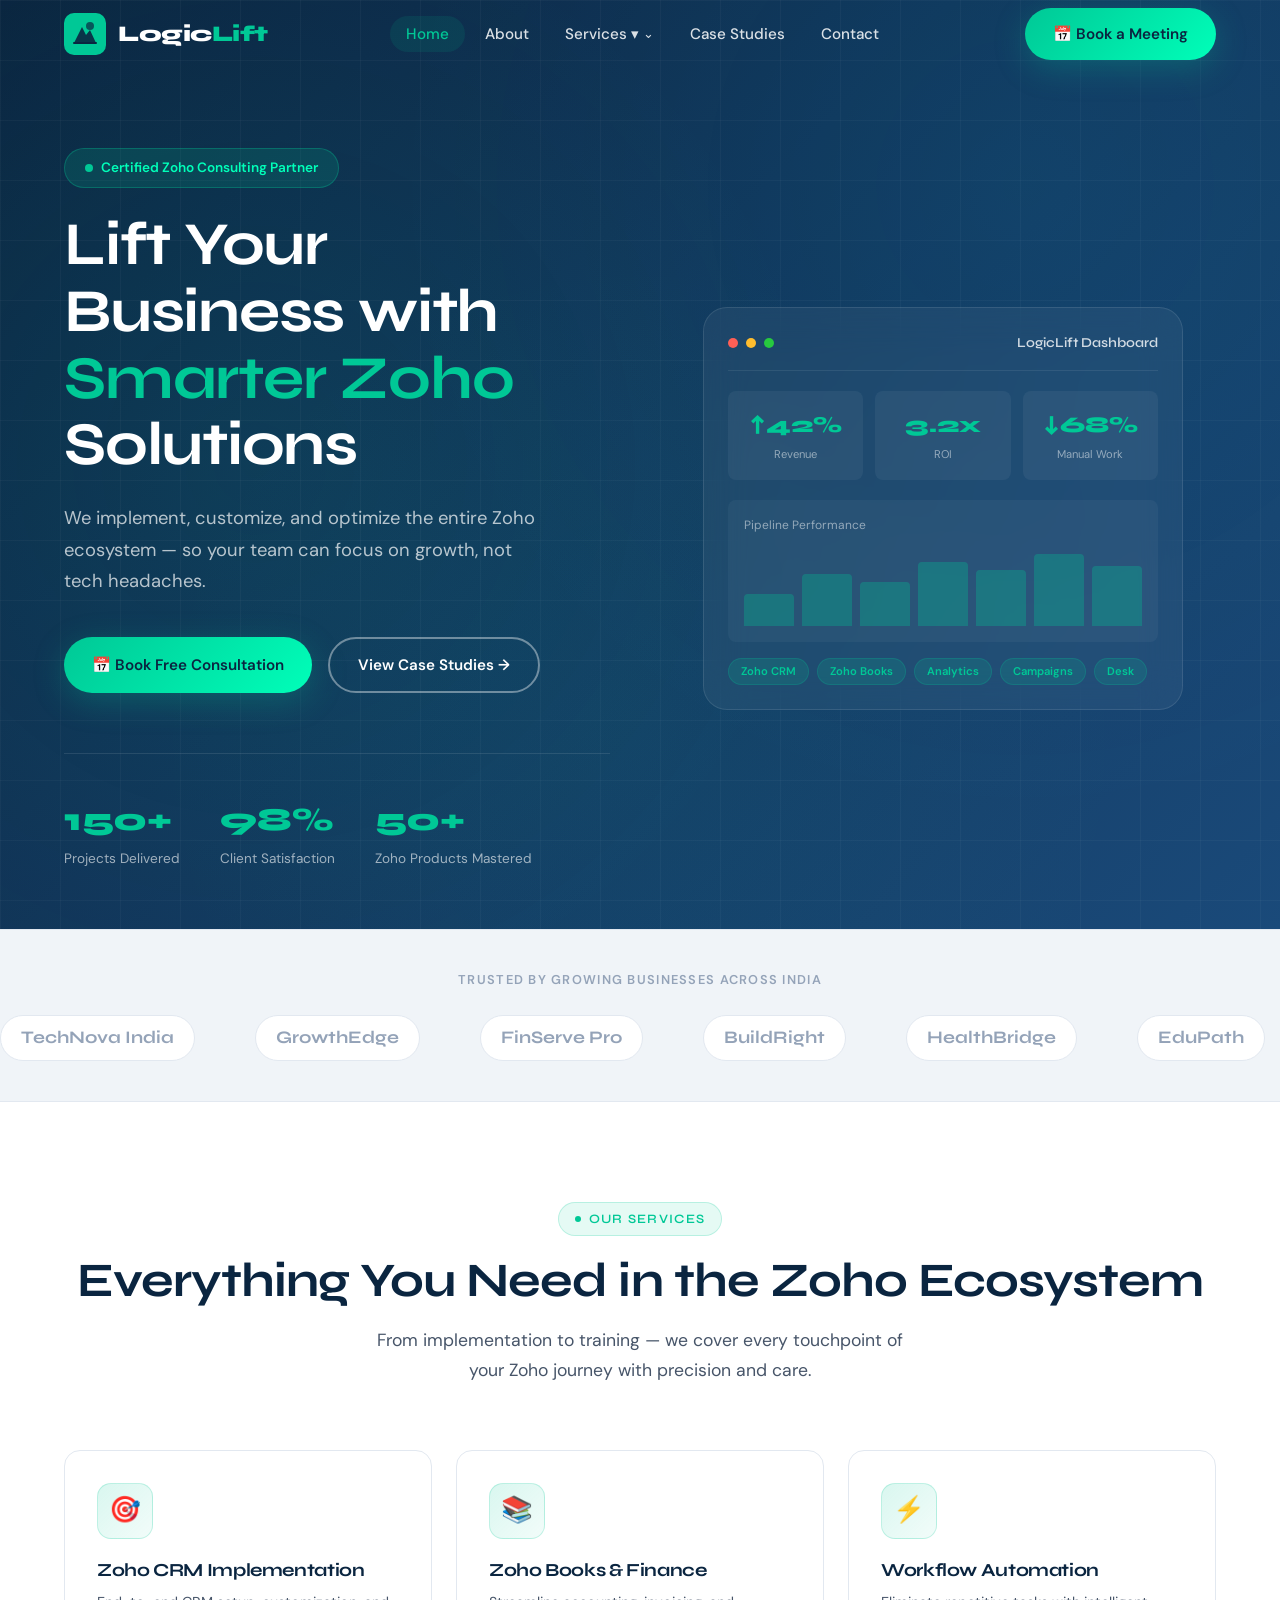
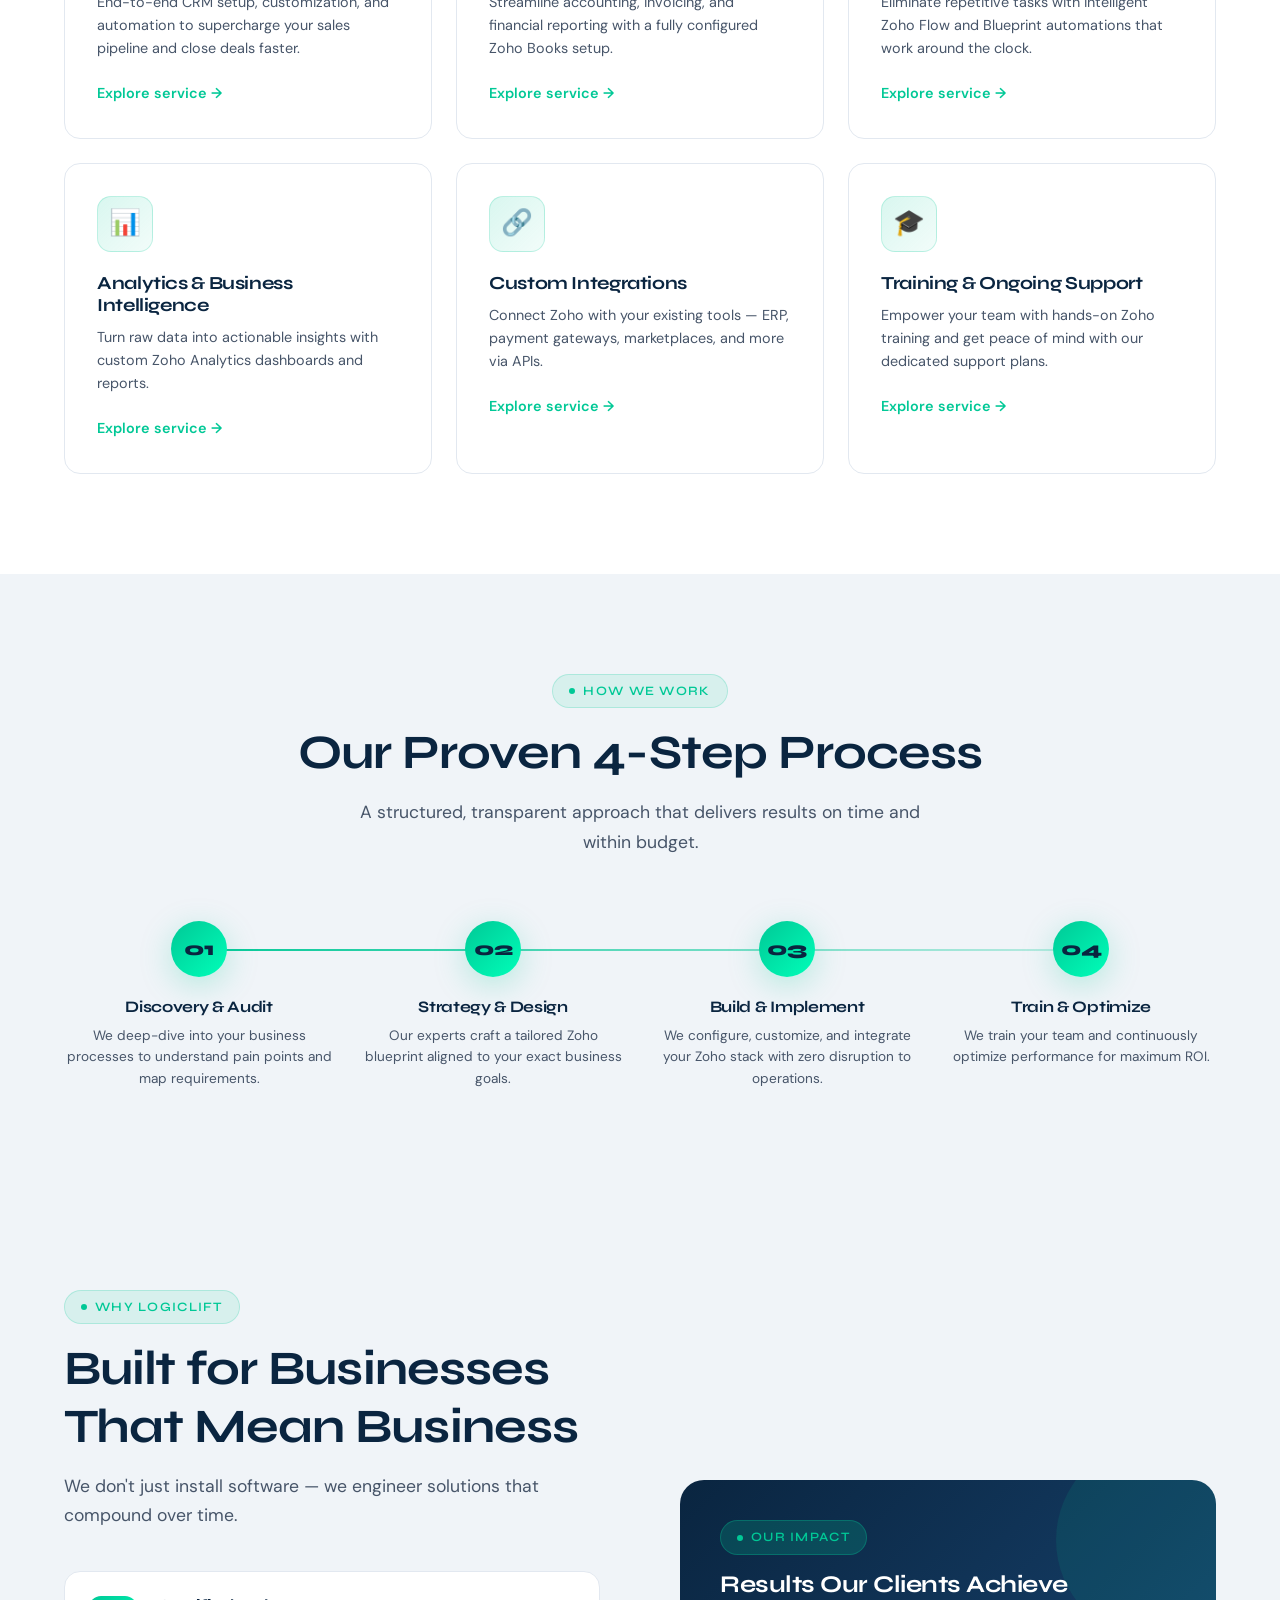
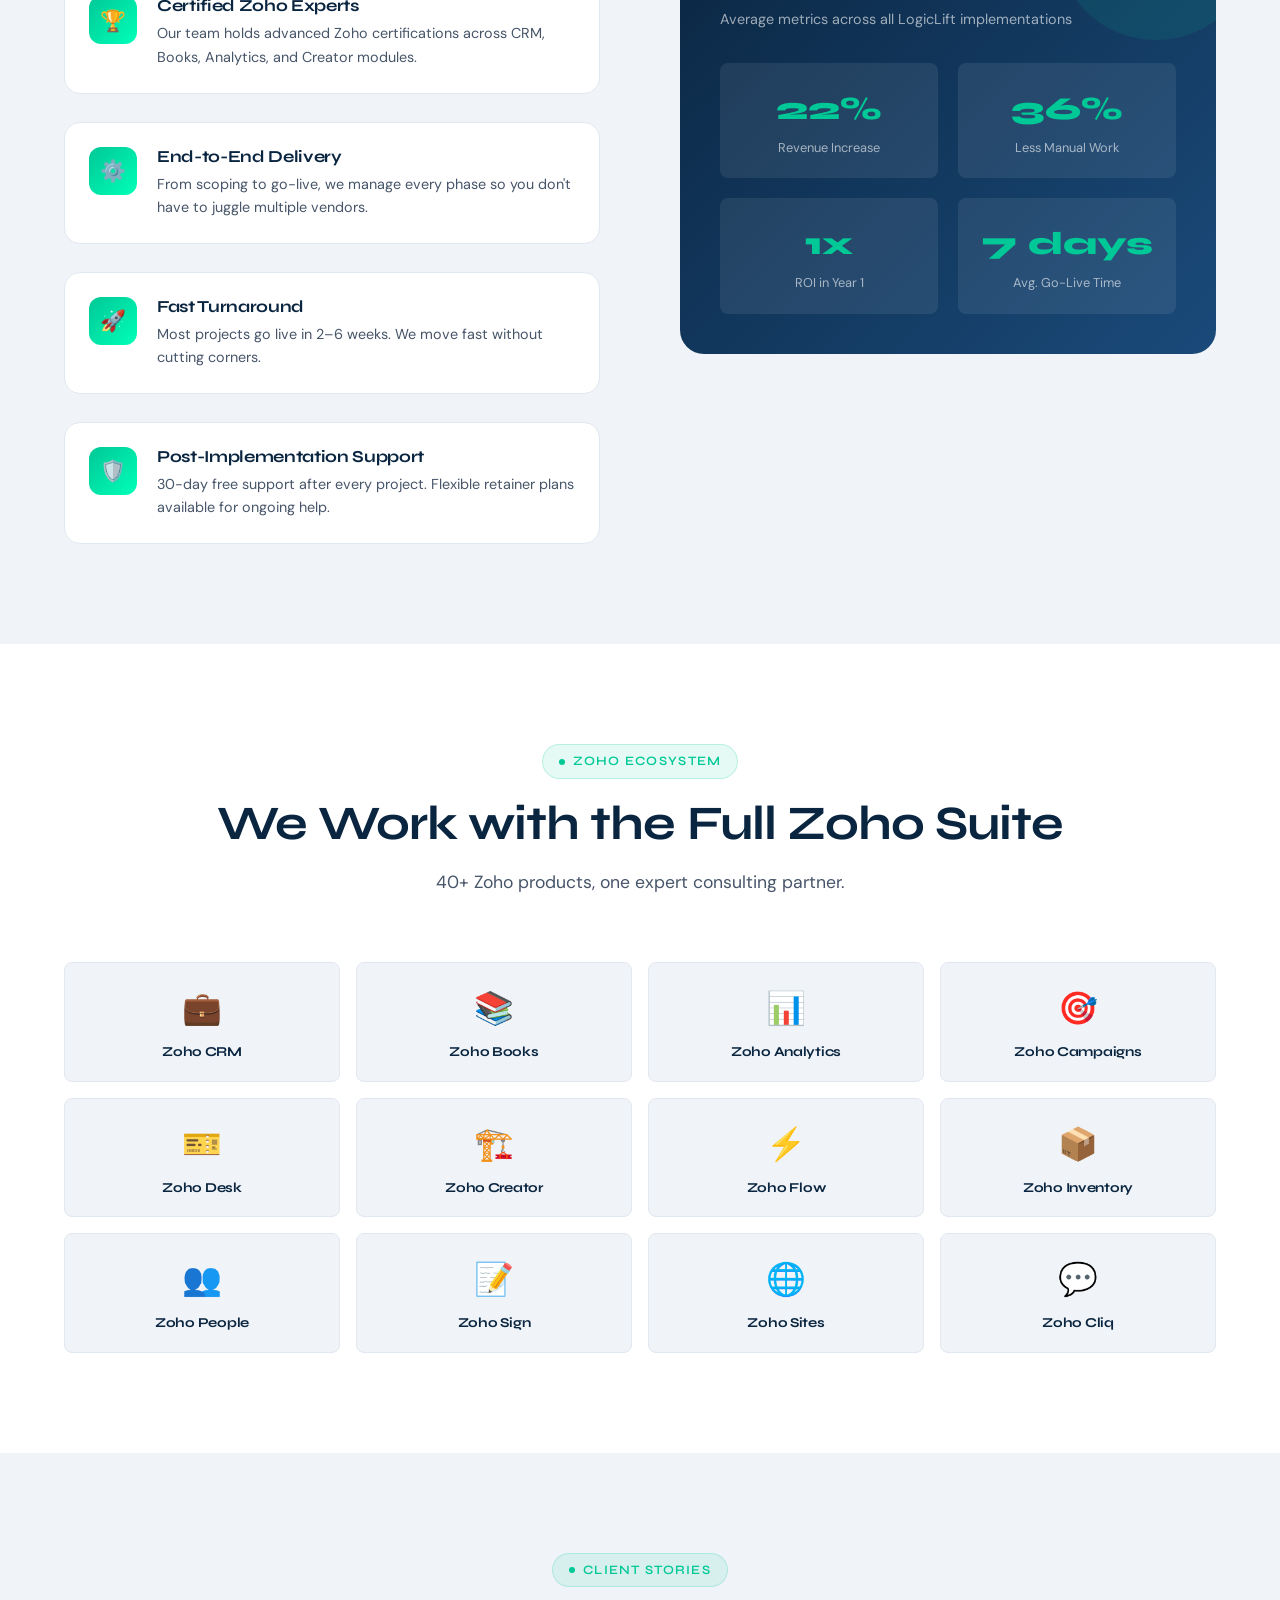
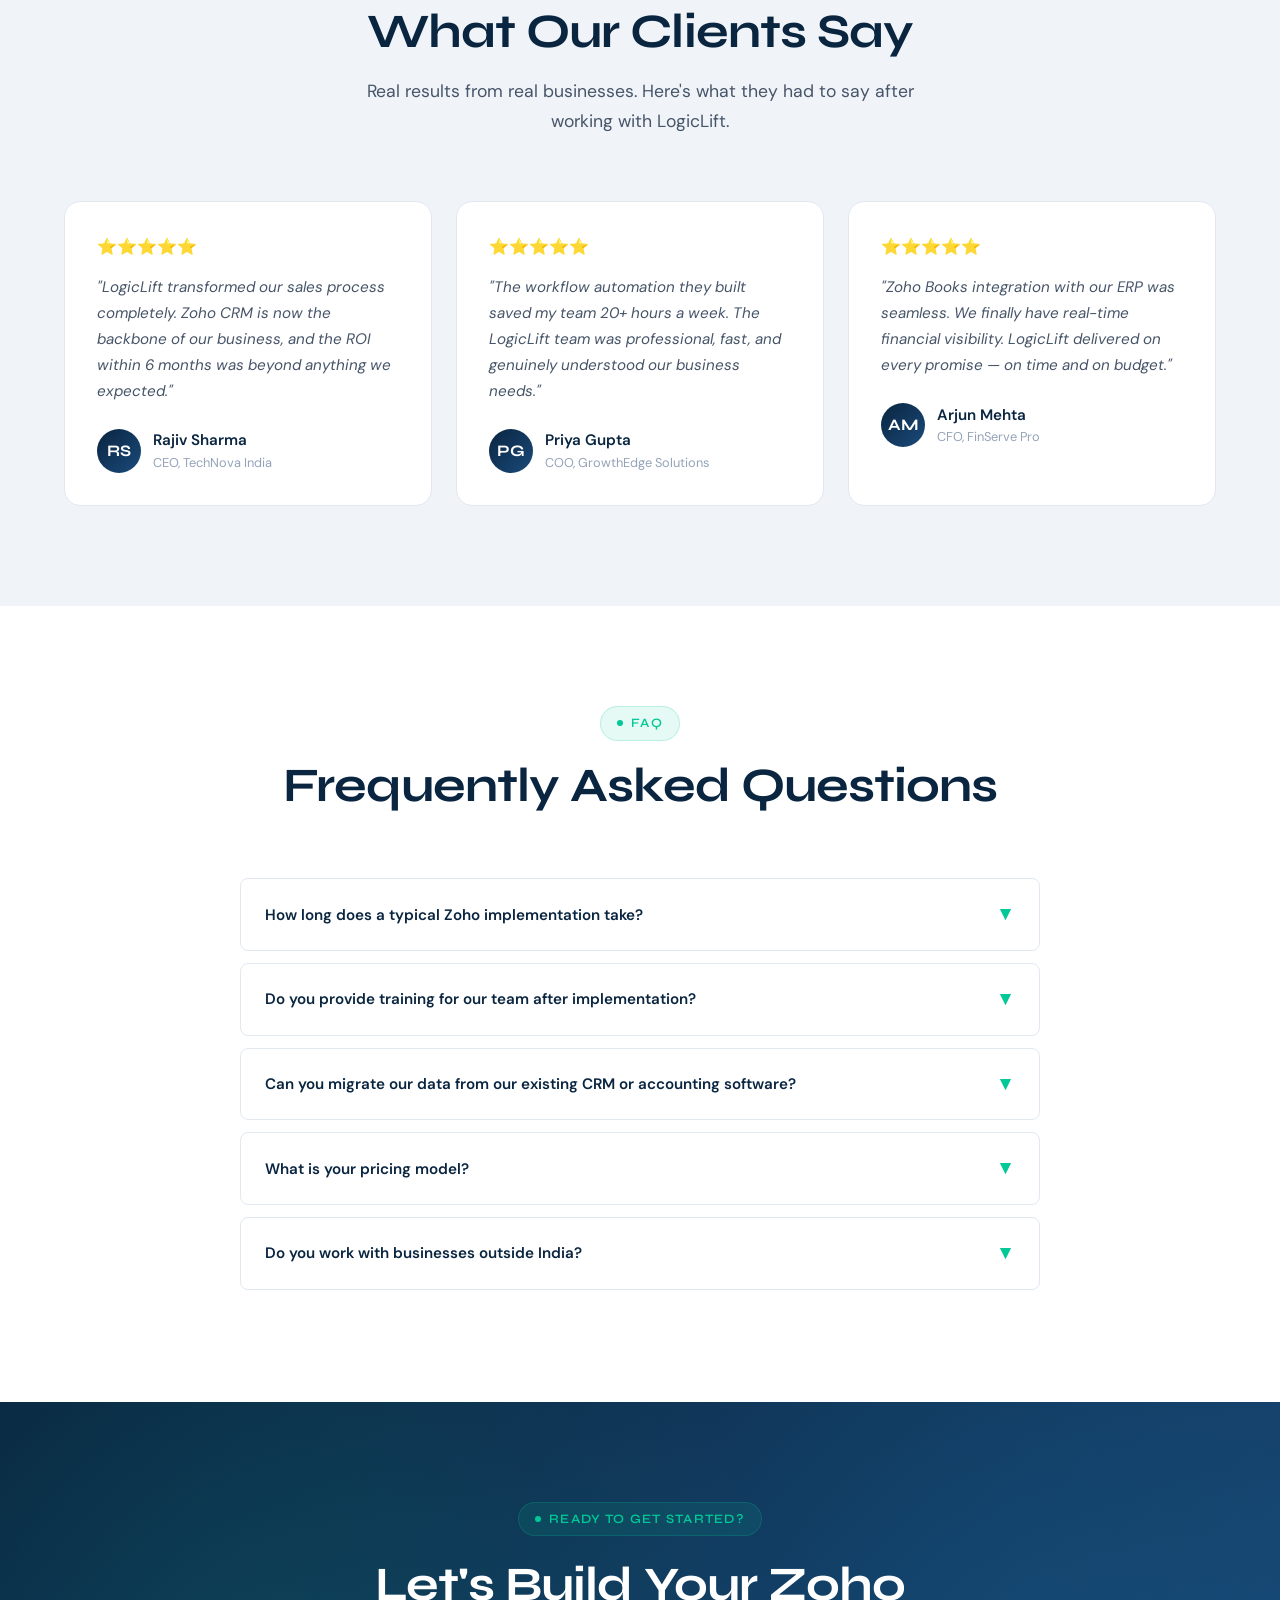
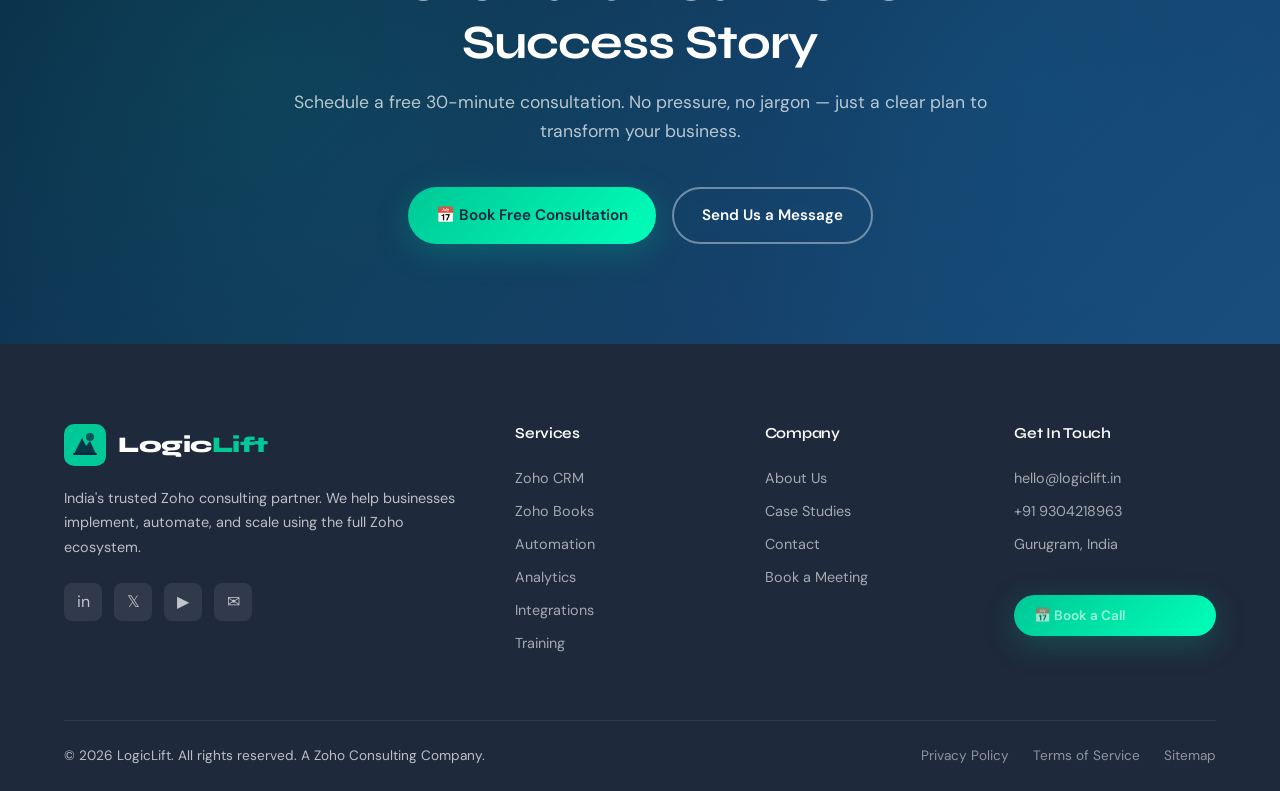
<file: index.html>
<!DOCTYPE html>
<html lang="en">
<head>
  <meta charset="UTF-8">
  <meta name="viewport" content="width=device-width, initial-scale=1.0">
  <title>LogicLift | #1 Zoho Consulting Partner | CRM, Books, Analytics & More</title>
  <meta name="description" content="LogicLift is a premier Zoho consulting company helping businesses streamline operations, automate workflows, and scale with Zoho's full suite of products. Expert Zoho CRM, Books, Analytics, and custom integration services.">
  <meta name="keywords" content="Zoho consulting, Zoho CRM partner, Zoho implementation, Zoho integration, Zoho Books, Zoho Analytics, Zoho automation, business consulting, CRM consulting, LogicLift">
  <meta name="author" content="LogicLift">
  <meta property="og:title" content="LogicLift — Zoho Consulting Experts">
  <meta property="og:description" content="Transform your business with expert Zoho consulting. We help you implement, customize, and maximize the full Zoho ecosystem.">
  <meta property="og:type" content="website">
  <meta property="og:url" content="https://logic-lift.onrender.com">
  <link rel="canonical" href="https://logic-lift.onrender.com">
  <link rel="stylesheet" href="css/main.css">

  <!--Favicons-->
  <link rel="icon" type="image/png" href="favicon/favicon-96x96.png" sizes="96x96" />
  <link rel="icon" type="image/svg+xml" href="favicon/favicon.svg" />
  <link rel="shortcut icon" href="favicon/favicon.ico" />
  <link rel="apple-touch-icon" sizes="180x180" href="favicon/apple-touch-icon.png" />
  <link rel="manifest" href="favicon/site.webmanifest" />

  <!-- Structured Data -->
  <script type="application/ld+json">
  {
    "@context": "https://schema.org",
    "@type": "ProfessionalService",
    "name": "LogicLift",
    "description": "Expert Zoho consulting, implementation, and automation services",
    "url": "https://logic-lift.onrender.com",
    "serviceType": "Zoho Consulting",
    "areaServed": "Worldwide"
  }
  </script>
</head>
<body>

  <!-- ======= NAVBAR ======= -->
  <nav class="navbar" id="navbar">
    <div class="container">
      <div class="nav-inner">
        <a href="index.html" class="logo">
          <svg class="logo-icon" viewBox="0 0 42 42" fill="none" xmlns="http://www.w3.org/2000/svg">
            <rect width="42" height="42" rx="10" fill="#00C896"/>
            <path d="M10 30L18 14L22 22L26 17L32 30H10Z" fill="#0A2540" opacity="0.9"/>
            <circle cx="26" cy="13" r="4" fill="#0A2540" opacity="0.7"/>
            <path d="M10 30H32" stroke="#0A2540" stroke-width="2" stroke-linecap="round"/>
          </svg>
          <span class="logo-text">Logic<span>Lift</span></span>
        </a>

        <ul class="nav-links">
          <li><a href="index.html" class="active">Home</a></li>
          <li><a href="pages/about.html">About</a></li>
          <li class="nav-dropdown">
            <a href="pages/services.html">Services ▾</a>
            <div class="dropdown-menu">
              <a href="pages/service-crm.html">
                <span class="drop-icon">🎯</span> Zoho CRM Implementation
              </a>
              <a href="pages/service-books.html">
                <span class="drop-icon">📚</span> Zoho Books & Finance
              </a>
              <a href="pages/service-automation.html">
                <span class="drop-icon">⚡</span> Workflow Automation
              </a>
              <a href="pages/service-analytics.html">
                <span class="drop-icon">📊</span> Zoho Analytics & BI
              </a>
              <a href="pages/service-integration.html">
                <span class="drop-icon">🔗</span> Custom Integrations
              </a>
              <a href="pages/service-training.html">
                <span class="drop-icon">🎓</span> Training & Support
              </a>
            </div>
          </li>
          <li><a href="pages/case-studies.html">Case Studies</a></li>
          <li><a href="pages/contact.html">Contact</a></li>
        </ul>

        <div class="nav-cta">
          <a href="pages/book.html" class="btn btn-primary"> 📅 Book a Meeting </a>
        </div>

        <button class="hamburger" id="hamburger" aria-label="Toggle Menu">
          <span></span><span></span><span></span>
        </button>
      </div>
    </div>
  </nav>

  <!-- Mobile Nav -->
  <div class="mobile-nav" id="mobileNav">
    <a href="index.html">Home</a>
    <a href="#" class="mobile-service-toggle">Services ▾</a>
    <div class="mobile-submenu" style="display:none;">
      <a href="pages/service-crm.html">🎯 Zoho CRM Implementation</a>
      <a href="pages/service-books.html">📚 Zoho Books & Finance</a>
      <a href="pages/service-automation.html">⚡ Workflow Automation</a>
      <a href="pages/service-analytics.html">📊 Zoho Analytics & BI</a>
      <a href="pages/service-integration.html">🔗 Custom Integrations</a>
      <a href="pages/service-training.html">🎓 Training & Support</a>
    </div>
    <a href="pages/about.html">About</a>
    <a href="pages/case-studies.html">Case Studies</a>
    <a href="pages/contact.html">Contact</a>
    <a href="pages/book.html" style="color: #00C896; font-weight: 700;">📅 Book a Meeting</a>
  </div>

  <!-- ======= HERO ======= -->
  <section class="hero">
    <div class="hero-bg-pattern"></div>
    <div class="hero-grid"></div>
    <div class="container">
      <div class="hero-content">
        <div class="hero-left">
          <div class="hero-badge">
            <span class="hero-badge-dot"></span>
            Certified Zoho Consulting Partner
          </div>
          <h1 class="hero-title">
            Lift Your Business with<br>
            <span class="highlight">Smarter Zoho</span><br>
            Solutions
          </h1>
          <p class="hero-subtitle">
            We implement, customize, and optimize the entire Zoho ecosystem — so your team can focus on growth, not tech headaches.
          </p>
          <div class="hero-actions">
            <a href="https://calendly.com/ayush1999hzb/30min" target="_blank" class="btn btn-primary">
              📅 Book Free Consultation
            </a>
            <a href="pages/case-studies.html" class="btn btn-outline">
              View Case Studies →
            </a>
          </div>
          <div class="hero-stats">
            <div>
              <div class="hero-stat-number" data-count="150" data-suffix="+">0+</div>
              <div class="hero-stat-label">Projects Delivered</div>
            </div>
            <div>
              <div class="hero-stat-number" data-count="98" data-suffix="%">0%</div>
              <div class="hero-stat-label">Client Satisfaction</div>
            </div>
            <div>
              <div class="hero-stat-number" data-count="50" data-suffix="+">0+</div>
              <div class="hero-stat-label">Zoho Products Mastered</div>
            </div>
          </div>
        </div>

        <div class="hero-right">
          <div class="dashboard-mockup">
            <div class="dashboard-header">
              <span class="dashboard-dot" style="background:#FF5F56"></span>
              <span class="dashboard-dot" style="background:#FFBD2E"></span>
              <span class="dashboard-dot" style="background:#27C93F"></span>
              <span class="dashboard-title">LogicLift Dashboard</span>
            </div>
            <div class="dashboard-metrics">
              <div class="metric-card">
                <div class="metric-value">↑42%</div>
                <div class="metric-label">Revenue</div>
              </div>
              <div class="metric-card">
                <div class="metric-value">3.2x</div>
                <div class="metric-label">ROI</div>
              </div>
              <div class="metric-card">
                <div class="metric-value">↓68%</div>
                <div class="metric-label">Manual Work</div>
              </div>
            </div>
            <div class="dashboard-chart">
              <div style="color: rgba(255,255,255,0.5); font-size: 0.75rem; margin-bottom: 10px;">Pipeline Performance</div>
              <div class="chart-bars">
                <div class="bar"></div>
                <div class="bar"></div>
                <div class="bar"></div>
                <div class="bar"></div>
                <div class="bar"></div>
                <div class="bar"></div>
                <div class="bar"></div>
              </div>
            </div>
            <div class="dashboard-integrations">
              <span class="integration-tag">Zoho CRM</span>
              <span class="integration-tag">Zoho Books</span>
              <span class="integration-tag">Analytics</span>
              <span class="integration-tag">Campaigns</span>
              <span class="integration-tag">Desk</span>
            </div>
          </div>
        </div>
      </div>
    </div>
  </section>

  <!-- ======= CLIENTS ======= -->
  <div class="clients-section">
    <div class="clients-label">Trusted by growing businesses across India</div>
    <div style="overflow:hidden;">
      <div class="clients-track">
        <div class="client-logo">TechNova India</div>
        <div class="client-logo">GrowthEdge</div>
        <div class="client-logo">FinServe Pro</div>
        <div class="client-logo">BuildRight</div>
        <div class="client-logo">HealthBridge</div>
        <div class="client-logo">EduPath</div>
        <div class="client-logo">RetailMax</div>
        <div class="client-logo">CloudVentures</div>
        <!-- Duplicate for seamless loop -->
        <div class="client-logo">TechNova India</div>
        <div class="client-logo">GrowthEdge</div>
        <div class="client-logo">FinServe Pro</div>
        <div class="client-logo">BuildRight</div>
        <div class="client-logo">HealthBridge</div>
        <div class="client-logo">EduPath</div>
        <div class="client-logo">RetailMax</div>
        <div class="client-logo">CloudVentures</div>
      </div>
    </div>
  </div>

  <!-- ======= SERVICES ======= -->
  <section class="section" id="services">
    <div class="container">
      <div class="section-header reveal">
        <div class="section-tag">Our Services</div>
        <h2 class="section-title">Everything You Need in the Zoho Ecosystem</h2>
        <p class="section-subtitle">From implementation to training — we cover every touchpoint of your Zoho journey with precision and care.</p>
      </div>
      <div class="services-grid">
        <div class="service-card reveal" data-delay="0">
          <div class="service-icon">🎯</div>
          <h3>Zoho CRM Implementation</h3>
          <p>End-to-end CRM setup, customization, and automation to supercharge your sales pipeline and close deals faster.</p>
          <a href="pages/service-crm.html" class="service-link">Explore service →</a>
        </div>
        <div class="service-card reveal" data-delay="100">
          <div class="service-icon">📚</div>
          <h3>Zoho Books & Finance</h3>
          <p>Streamline accounting, invoicing, and financial reporting with a fully configured Zoho Books setup.</p>
          <a href="pages/service-books.html" class="service-link">Explore service →</a>
        </div>
        <div class="service-card reveal" data-delay="200">
          <div class="service-icon">⚡</div>
          <h3>Workflow Automation</h3>
          <p>Eliminate repetitive tasks with intelligent Zoho Flow and Blueprint automations that work around the clock.</p>
          <a href="pages/service-automation.html" class="service-link">Explore service →</a>
        </div>
        <div class="service-card reveal" data-delay="0">
          <div class="service-icon">📊</div>
          <h3>Analytics & Business Intelligence</h3>
          <p>Turn raw data into actionable insights with custom Zoho Analytics dashboards and reports.</p>
          <a href="pages/service-analytics.html" class="service-link">Explore service →</a>
        </div>
        <div class="service-card reveal" data-delay="100">
          <div class="service-icon">🔗</div>
          <h3>Custom Integrations</h3>
          <p>Connect Zoho with your existing tools — ERP, payment gateways, marketplaces, and more via APIs.</p>
          <a href="pages/service-integration.html" class="service-link">Explore service →</a>
        </div>
        <div class="service-card reveal" data-delay="200">
          <div class="service-icon">🎓</div>
          <h3>Training & Ongoing Support</h3>
          <p>Empower your team with hands-on Zoho training and get peace of mind with our dedicated support plans.</p>
          <a href="pages/service-training.html" class="service-link">Explore service →</a>
        </div>
      </div>
    </div>
  </section>

  <!-- ======= PROCESS ======= -->
  <section class="section" style="background: var(--gray-100);">
    <div class="container">
      <div class="section-header reveal">
        <div class="section-tag">How We Work</div>
        <h2 class="section-title">Our Proven 4-Step Process</h2>
        <p class="section-subtitle">A structured, transparent approach that delivers results on time and within budget.</p>
      </div>
      <div class="process-steps">
        <div class="process-step reveal" data-delay="0">
          <div class="step-number">01</div>
          <h3>Discovery & Audit</h3>
          <p>We deep-dive into your business processes to understand pain points and map requirements.</p>
        </div>
        <div class="process-step reveal" data-delay="100">
          <div class="step-number">02</div>
          <h3>Strategy & Design</h3>
          <p>Our experts craft a tailored Zoho blueprint aligned to your exact business goals.</p>
        </div>
        <div class="process-step reveal" data-delay="200">
          <div class="step-number">03</div>
          <h3>Build & Implement</h3>
          <p>We configure, customize, and integrate your Zoho stack with zero disruption to operations.</p>
        </div>
        <div class="process-step reveal" data-delay="300">
          <div class="step-number">04</div>
          <h3>Train & Optimize</h3>
          <p>We train your team and continuously optimize performance for maximum ROI.</p>
        </div>
      </div>
    </div>
  </section>

  <!-- ======= WHY US ======= -->
  <section class="section why-section">
    <div class="container">
      <div class="why-grid">
        <div>
          <div class="section-tag">Why LogicLift</div>
          <h2 class="section-title" style="text-align:left;">Built for Businesses That Mean Business</h2>
          <p class="section-subtitle" style="text-align:left; margin:0 0 40px;">We don't just install software — we engineer solutions that compound over time.</p>
          <div class="why-features">
            <div class="feature-item reveal">
              <div class="feature-icon-wrap">🏆</div>
              <div class="feature-text">
                <h4>Certified Zoho Experts</h4>
                <p>Our team holds advanced Zoho certifications across CRM, Books, Analytics, and Creator modules.</p>
              </div>
            </div>
            <div class="feature-item reveal">
              <div class="feature-icon-wrap">⚙️</div>
              <div class="feature-text">
                <h4>End-to-End Delivery</h4>
                <p>From scoping to go-live, we manage every phase so you don't have to juggle multiple vendors.</p>
              </div>
            </div>
            <div class="feature-item reveal">
              <div class="feature-icon-wrap">🚀</div>
              <div class="feature-text">
                <h4>Fast Turnaround</h4>
                <p>Most projects go live in 2–6 weeks. We move fast without cutting corners.</p>
              </div>
            </div>
            <div class="feature-item reveal">
              <div class="feature-icon-wrap">🛡️</div>
              <div class="feature-text">
                <h4>Post-Implementation Support</h4>
                <p>30-day free support after every project. Flexible retainer plans available for ongoing help.</p>
              </div>
            </div>
          </div>
        </div>

        <div class="why-visual reveal">
          <div class="why-card">
            <div class="section-tag" style="background:rgba(0,200,150,0.2); border-color:rgba(0,200,150,0.3)">Our Impact</div>
            <h3 style="color:white; font-size:1.5rem; margin-bottom:8px;">Results Our Clients Achieve</h3>
            <p style="color:rgba(255,255,255,0.6); font-size:0.9rem;">Average metrics across all LogicLift implementations</p>
            <div class="why-card-stats">
              <div class="stat-box">
                <div class="num" data-count="42" data-suffix="%">0%</div>
                <div class="lbl">Revenue Increase</div>
              </div>
              <div class="stat-box">
                <div class="num" data-count="68" data-suffix="%">0%</div>
                <div class="lbl">Less Manual Work</div>
              </div>
              <div class="stat-box">
                <div class="num" data-count="3" data-suffix="x">0x</div>
                <div class="lbl">ROI in Year 1</div>
              </div>
              <div class="stat-box">
                <div class="num" data-count="14" data-suffix=" days">0</div>
                <div class="lbl">Avg. Go-Live Time</div>
              </div>
            </div>
          </div>
        </div>
      </div>
    </div>
  </section>

  <!-- ======= ZOHO PRODUCTS ======= -->
  <section class="section">
    <div class="container">
      <div class="section-header reveal">
        <div class="section-tag">Zoho Ecosystem</div>
        <h2 class="section-title">We Work with the Full Zoho Suite</h2>
        <p class="section-subtitle">40+ Zoho products, one expert consulting partner.</p>
      </div>
      <div class="zoho-products-grid reveal">
        <div class="zoho-product-item"><div class="icon">💼</div><h4>Zoho CRM</h4></div>
        <div class="zoho-product-item"><div class="icon">📚</div><h4>Zoho Books</h4></div>
        <div class="zoho-product-item"><div class="icon">📊</div><h4>Zoho Analytics</h4></div>
        <div class="zoho-product-item"><div class="icon">🎯</div><h4>Zoho Campaigns</h4></div>
        <div class="zoho-product-item"><div class="icon">🎫</div><h4>Zoho Desk</h4></div>
        <div class="zoho-product-item"><div class="icon">🏗️</div><h4>Zoho Creator</h4></div>
        <div class="zoho-product-item"><div class="icon">⚡</div><h4>Zoho Flow</h4></div>
        <div class="zoho-product-item"><div class="icon">📦</div><h4>Zoho Inventory</h4></div>
        <div class="zoho-product-item"><div class="icon">👥</div><h4>Zoho People</h4></div>
        <div class="zoho-product-item"><div class="icon">📝</div><h4>Zoho Sign</h4></div>
        <div class="zoho-product-item"><div class="icon">🌐</div><h4>Zoho Sites</h4></div>
        <div class="zoho-product-item"><div class="icon">💬</div><h4>Zoho Cliq</h4></div>
      </div>
    </div>
  </section>

  <!-- ======= TESTIMONIALS ======= -->
  <section class="section" style="background: var(--gray-100);">
    <div class="container">
      <div class="section-header reveal">
        <div class="section-tag">Client Stories</div>
        <h2 class="section-title">What Our Clients Say</h2>
        <p class="section-subtitle">Real results from real businesses. Here's what they had to say after working with LogicLift.</p>
      </div>
      <div class="testimonials-grid">
        <div class="testimonial-card reveal">
          <div class="stars">⭐⭐⭐⭐⭐</div>
          <p class="testimonial-text">"LogicLift transformed our sales process completely. Zoho CRM is now the backbone of our business, and the ROI within 6 months was beyond anything we expected."</p>
          <div class="testimonial-author">
            <div class="author-avatar">RS</div>
            <div>
              <div class="author-name">Rajiv Sharma</div>
              <div class="author-role">CEO, TechNova India</div>
            </div>
          </div>
        </div>
        <div class="testimonial-card reveal" data-delay="100">
          <div class="stars">⭐⭐⭐⭐⭐</div>
          <p class="testimonial-text">"The workflow automation they built saved my team 20+ hours a week. The LogicLift team was professional, fast, and genuinely understood our business needs."</p>
          <div class="testimonial-author">
            <div class="author-avatar">PG</div>
            <div>
              <div class="author-name">Priya Gupta</div>
              <div class="author-role">COO, GrowthEdge Solutions</div>
            </div>
          </div>
        </div>
        <div class="testimonial-card reveal" data-delay="200">
          <div class="stars">⭐⭐⭐⭐⭐</div>
          <p class="testimonial-text">"Zoho Books integration with our ERP was seamless. We finally have real-time financial visibility. LogicLift delivered on every promise — on time and on budget."</p>
          <div class="testimonial-author">
            <div class="author-avatar">AM</div>
            <div>
              <div class="author-name">Arjun Mehta</div>
              <div class="author-role">CFO, FinServe Pro</div>
            </div>
          </div>
        </div>
      </div>
    </div>
  </section>

  <!-- ======= FAQ ======= -->
  <section class="section">
    <div class="container">
      <div class="section-header reveal">
        <div class="section-tag">FAQ</div>
        <h2 class="section-title">Frequently Asked Questions</h2>
      </div>
      <div class="faq-list">
        <div class="faq-item">
          <div class="faq-question">How long does a typical Zoho implementation take? <span class="faq-arrow">▼</span></div>
          <div class="faq-answer"><div class="faq-answer-inner">Most Zoho CRM or Books implementations take 2–4 weeks depending on complexity. Enterprise-level projects with custom integrations may take 6–10 weeks. We always provide a detailed timeline in our scoping call.</div></div>
        </div>
        <div class="faq-item">
          <div class="faq-question">Do you provide training for our team after implementation? <span class="faq-arrow">▼</span></div>
          <div class="faq-answer"><div class="faq-answer-inner">Absolutely. Every engagement includes a handover training session. We also offer ongoing training retainers for teams that want deeper mastery of Zoho tools.</div></div>
        </div>
        <div class="faq-item">
          <div class="faq-question">Can you migrate our data from our existing CRM or accounting software? <span class="faq-arrow">▼</span></div>
          <div class="faq-answer"><div class="faq-answer-inner">Yes. We handle data migration from tools like Salesforce, HubSpot, Tally, QuickBooks, and spreadsheets into Zoho with full data integrity checks.</div></div>
        </div>
        <div class="faq-item">
          <div class="faq-question">What is your pricing model? <span class="faq-arrow">▼</span></div>
          <div class="faq-answer"><div class="faq-answer-inner">We offer flexible pricing: fixed-scope project pricing, hourly consulting, and monthly retainer plans. Book a free 30-minute discovery call to get a custom quote based on your requirements.</div></div>
        </div>
        <div class="faq-item">
          <div class="faq-question">Do you work with businesses outside India? <span class="faq-arrow">▼</span></div>
          <div class="faq-answer"><div class="faq-answer-inner">Yes! We work with clients across India, UAE, UK, USA, and Southeast Asia. All our engagements are remote-friendly with dedicated communication channels.</div></div>
        </div>
      </div>
    </div>
  </section>

  <!-- ======= CTA ======= -->
  <section class="section cta-section">
    <div class="container">
      <div class="cta-content reveal">
        <div class="section-tag" style="margin: 0 auto 20px;">Ready to get started?</div>
        <h2>Let's Build Your Zoho Success Story</h2>
        <p>Schedule a free 30-minute consultation. No pressure, no jargon — just a clear plan to transform your business.</p>
        <div class="cta-actions">
          <a href="https://calendly.com/ayush1999hzb/30min" target="_blank" class="btn btn-primary">
            📅 Book Free Consultation
          </a>
          <a href="pages/contact.html" class="btn btn-outline">
            Send Us a Message
          </a>
        </div>
      </div>
    </div>
  </section>

  <!-- ======= FOOTER ======= -->
  <footer class="footer">
    <div class="container">
      <div class="footer-grid">
        <div>
          <div class="footer-logo">
            <a href="index.html" class="logo">
              <svg class="logo-icon" viewBox="0 0 42 42" fill="none">
                <rect width="42" height="42" rx="10" fill="#00C896"/>
                <path d="M10 30L18 14L22 22L26 17L32 30H10Z" fill="#0A2540" opacity="0.9"/>
                <circle cx="26" cy="13" r="4" fill="#0A2540" opacity="0.7"/>
                <path d="M10 30H32" stroke="#0A2540" stroke-width="2" stroke-linecap="round"/>
              </svg>
              <span class="logo-text">Logic<span>Lift</span></span>
            </a>
          </div>
          <p class="footer-desc">India's trusted Zoho consulting partner. We help businesses implement, automate, and scale using the full Zoho ecosystem.</p>
          <div class="footer-social">
            <div class="social-btn" title="LinkedIn">in</div>
            <div class="social-btn" title="Twitter">𝕏</div>
            <div class="social-btn" title="YouTube">▶</div>
            <div class="social-btn" title="Email">✉</div>
          </div>
        </div>
        <div class="footer-col">
          <h4>Services</h4>
          <a href="pages/service-crm.html">Zoho CRM</a>
          <a href="pages/service-books.html">Zoho Books</a>
          <a href="pages/service-automation.html">Automation</a>
          <a href="pages/service-analytics.html">Analytics</a>
          <a href="pages/service-integration.html">Integrations</a>
          <a href="pages/service-training.html">Training</a>
        </div>
        <div class="footer-col">
          <h4>Company</h4>
          <a href="pages/about.html">About Us</a>
          <a href="pages/case-studies.html">Case Studies</a>
          <a href="pages/contact.html">Contact</a>
          <a href="pages/book.html">Book a Meeting</a>
        </div>
        <div class="footer-col">
          <h4>Get In Touch</h4>
          <a href="mailto:hello@logiclift.in">hello@logiclift.in</a>
          <a href="tel:+919304218963">+91 9304218963</a>
          <a href="#">Gurugram, India</a>
          <br>
          <a href="https://calendly.com/ayush1999hzb/30min" target="_blank" class="btn btn-primary" style="margin-top:8px; font-size:0.85rem; padding:10px 20px;">📅 Book a Call</a>
        </div>
      </div>
      <div class="footer-bottom">
        <p>© 2026 LogicLift. All rights reserved. A Zoho Consulting Company.</p>
        <div class="footer-links">
          <a href="#">Privacy Policy</a>
          <a href="#">Terms of Service</a>
          <a href="#">Sitemap</a>
        </div>
      </div>
    </div>
  </footer>
  <script src="js/main.js"></script>
</body>
</html>
</file>
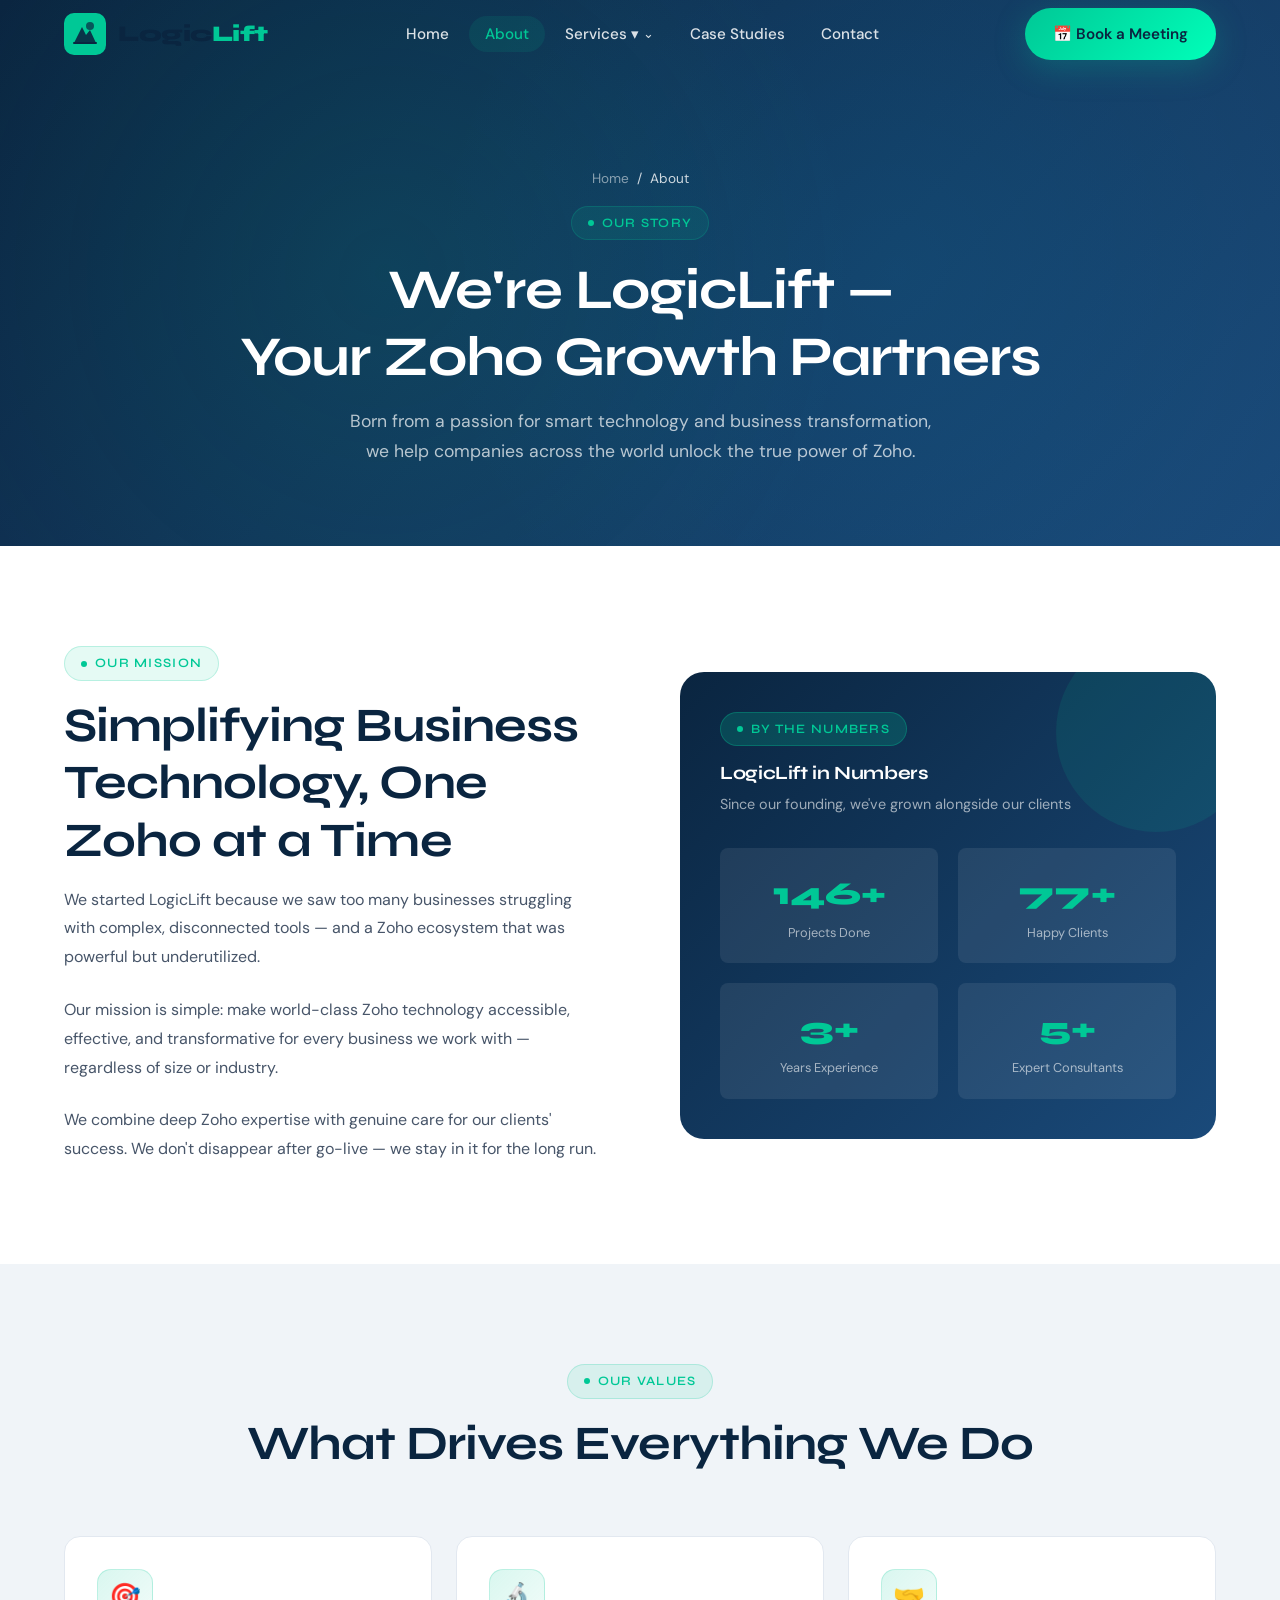
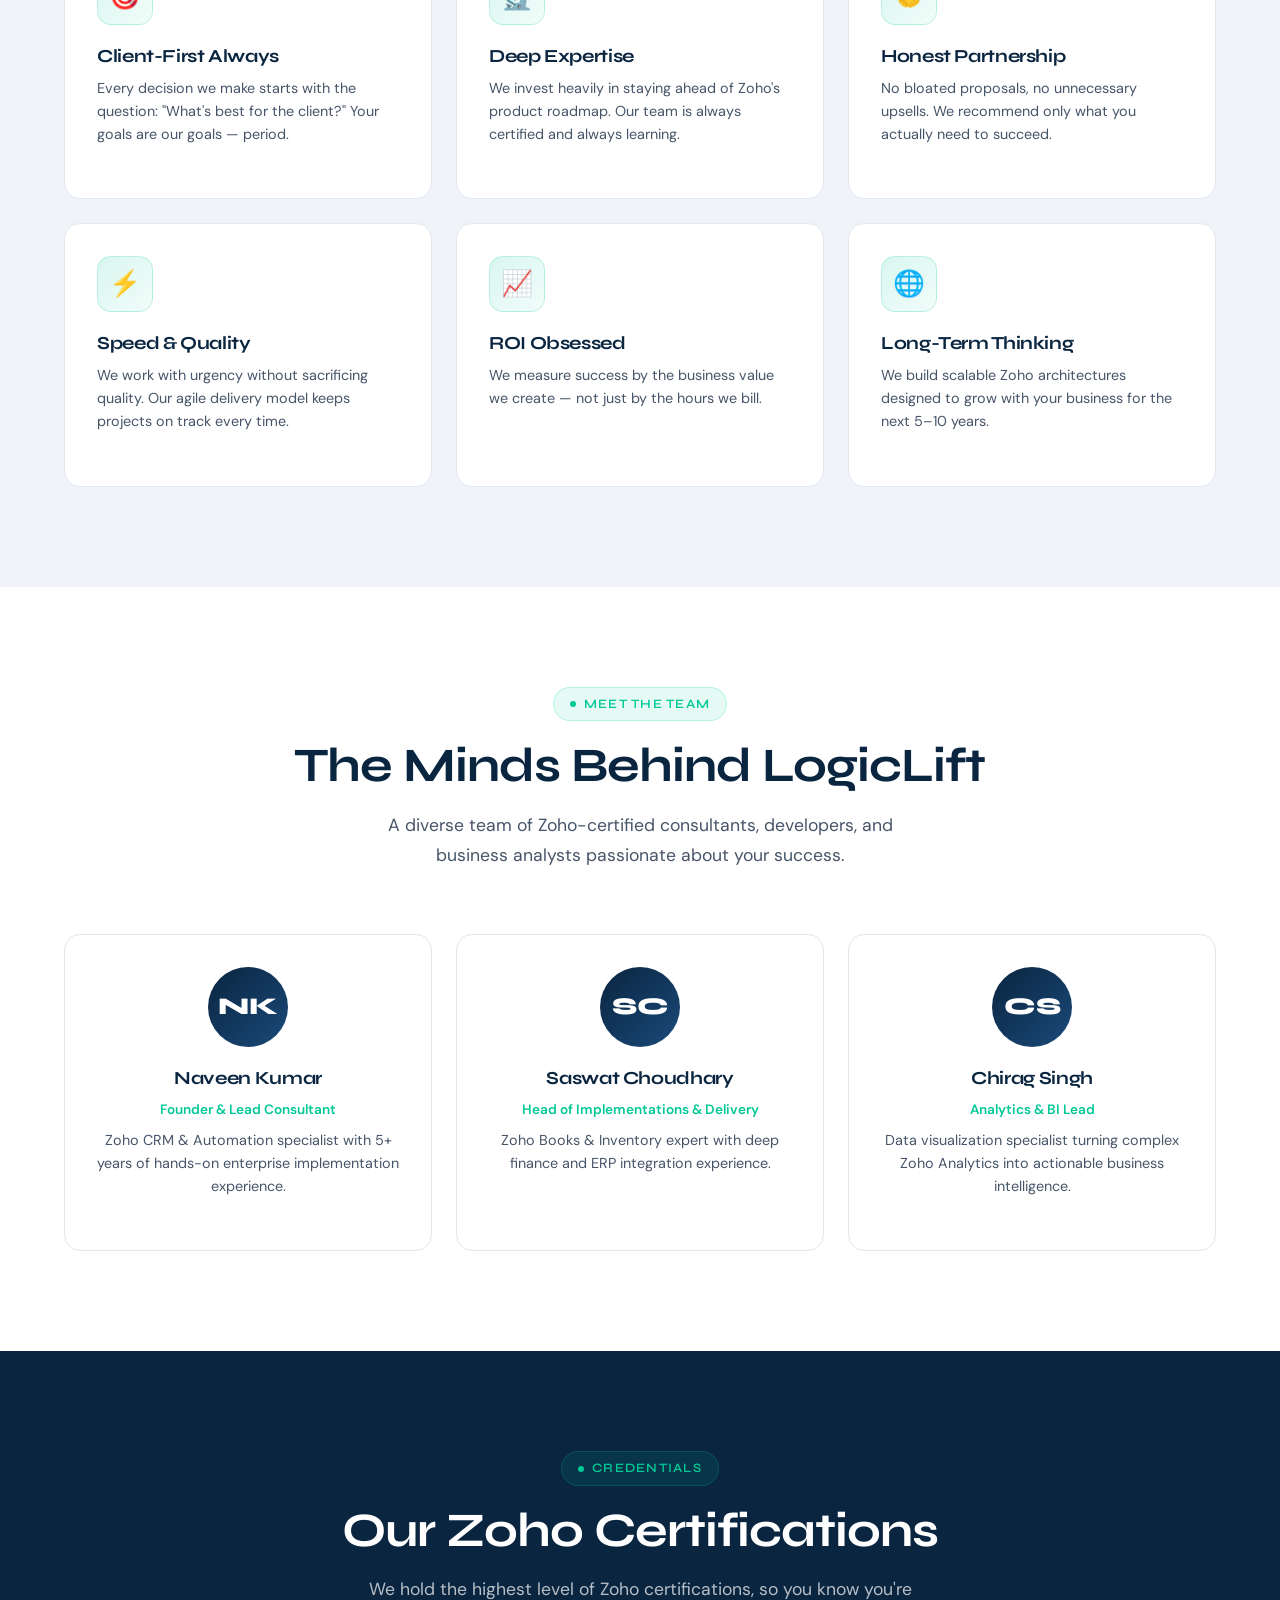
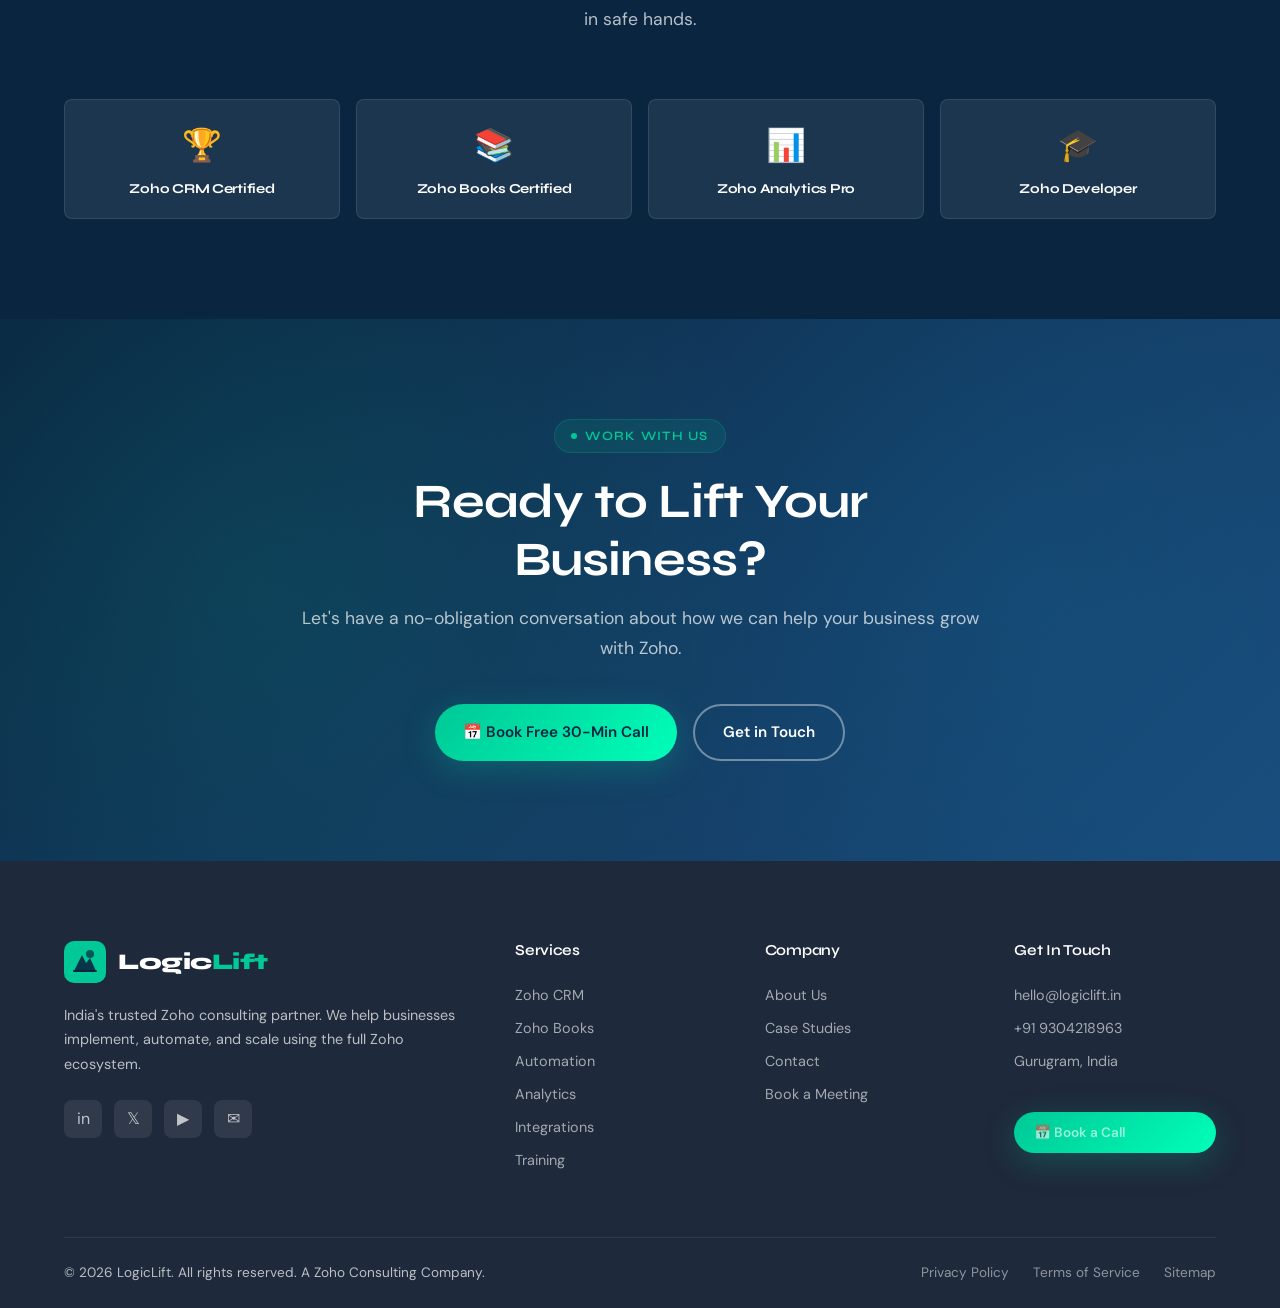
<file: pages/about.html>
<!DOCTYPE html>
<html lang="en">
<head>
  <meta charset="UTF-8">
  <meta name="viewport" content="width=device-width, initial-scale=1.0">
  <title>About LogicLift | Zoho Consulting Experts in India</title>
  <meta name="description" content="Learn about LogicLift — a team of passionate Zoho consultants helping businesses in India and globally implement, customize, and automate Zoho solutions.">
  <meta name="keywords" content="Zoho consulting company India, about LogicLift, Zoho partner India, Zoho experts, Zoho certified consultants">
  <link rel="canonical" href="https://logic-lift.onrender.com/pages/about">
  <link rel="stylesheet" href="../css/main.css">

  <!--Favicons-->
  <link rel="icon" type="image/png" href="../favicon/favicon-96x96.png" sizes="96x96" />
  <link rel="icon" type="image/svg+xml" href="../favicon/favicon.svg" />
  <link rel="shortcut icon" href="../favicon/favicon.ico" />
  <link rel="apple-touch-icon" sizes="180x180" href="../favicon/apple-touch-icon.png" />
  <link rel="manifest" href="../favicon/site.webmanifest" />

</head>
<body>

  <!-- NAVBAR -->
  <nav class="navbar light-nav-init scrolled light-nav" id="navbar">
    <div class="container">
      <div class="nav-inner">
        <a href="../index.html" class="logo">
          <svg class="logo-icon" viewBox="0 0 42 42" fill="none">
            <rect width="42" height="42" rx="10" fill="#00C896"/>
            <path d="M10 30L18 14L22 22L26 17L32 30H10Z" fill="#0A2540" opacity="0.9"/>
            <circle cx="26" cy="13" r="4" fill="#0A2540" opacity="0.7"/>
            <path d="M10 30H32" stroke="#0A2540" stroke-width="2" stroke-linecap="round"/>
          </svg>
          <span class="logo-text" style="color:var(--primary)">Logic<span>Lift</span></span>
        </a>
        <ul class="nav-links">
          <li><a href="../index.html">Home</a></li>
          <li><a href="about.html" class="active">About</a></li>
          <li class="nav-dropdown">
            <a href="services.html">Services ▾</a>
            <div class="dropdown-menu">
              <a href="service-crm.html"><span class="drop-icon">🎯</span> Zoho CRM Implementation</a>
              <a href="service-books.html"><span class="drop-icon">📚</span> Zoho Books & Finance</a>
              <a href="service-automation.html"><span class="drop-icon">⚡</span> Workflow Automation</a>
              <a href="service-analytics.html"><span class="drop-icon">📊</span> Zoho Analytics & BI</a>
              <a href="service-integration.html"><span class="drop-icon">🔗</span> Custom Integrations</a>
              <a href="service-training.html"><span class="drop-icon">🎓</span> Training & Support</a>
            </div>
          </li>
          <li><a href="case-studies.html">Case Studies</a></li>
          <li><a href="contact.html">Contact</a></li>
        </ul>
        <div class="nav-cta">
          <a href="book.html" class="btn btn-primary">📅 Book a Meeting</a>
        </div>
        <button class="hamburger" id="hamburger"><span></span><span></span><span></span></button>
      </div>
    </div>
  </nav>

  <div class="mobile-nav" id="mobileNav">
    <a href="../index.html">Home</a>
    <a href="about.html">About</a>
    <a href="#" class="mobile-service-toggle">Services ▾</a>
    <div class="mobile-submenu" style="display:none;">
      <a href="service-crm.html">🎯 Zoho CRM</a>
      <a href="service-books.html">📚 Zoho Books</a>
      <a href="service-automation.html">⚡ Automation</a>
      <a href="service-analytics.html">📊 Analytics</a>
      <a href="service-integration.html">🔗 Integrations</a>
      <a href="service-training.html">🎓 Training</a>
    </div>
    <a href="case-studies.html">Case Studies</a>
    <a href="contact.html">Contact</a>
    <a href="book.html" style="color:#00C896; font-weight:700;">📅 Book a Meeting</a>
  </div>

  <!-- PAGE HERO -->
  <section class="page-hero">
    <div class="container">
      <div class="page-hero-content">
        <div class="breadcrumb" style="justify-content:center;">
          <a href="../index.html">Home</a> <span>/</span> <span>About</span>
        </div>
        <div class="section-tag" style="margin:0 auto 16px;">Our Story</div>
        <h1>We're LogicLift —<br>Your Zoho Growth Partners</h1>
        <p>Born from a passion for smart technology and business transformation, we help companies across the world unlock the true power of Zoho.</p>
      </div>
    </div>
  </section>

  <!-- MISSION -->
  <section class="section">
    <div class="container">
      <div class="why-grid">
        <div class="reveal">
          <div class="section-tag">Our Mission</div>
          <h2 class="section-title" style="text-align:left;">Simplifying Business Technology, One Zoho at a Time</h2>
          <p style="color:var(--gray-600); line-height:1.8; margin-bottom:24px;">We started LogicLift because we saw too many businesses struggling with complex, disconnected tools — and a Zoho ecosystem that was powerful but underutilized.</p>
          <p style="color:var(--gray-600); line-height:1.8; margin-bottom:24px;">Our mission is simple: make world-class Zoho technology accessible, effective, and transformative for every business we work with — regardless of size or industry.</p>
          <p style="color:var(--gray-600); line-height:1.8;">We combine deep Zoho expertise with genuine care for our clients' success. We don't disappear after go-live — we stay in it for the long run.</p>
        </div>
        <div class="why-card reveal">
          <div class="section-tag" style="background:rgba(0,200,150,0.2); border-color:rgba(0,200,150,0.3);">By the Numbers</div>
          <h3 style="color:white; margin-bottom:8px;">LogicLift in Numbers</h3>
          <p style="color:rgba(255,255,255,0.6); font-size:0.9rem; margin-bottom:24px;">Since our founding, we've grown alongside our clients</p>
          <div class="why-card-stats">
            <div class="stat-box"><div class="num" data-count="150" data-suffix="+">0+</div><div class="lbl">Projects Done</div></div>
            <div class="stat-box"><div class="num" data-count="80" data-suffix="+">0+</div><div class="lbl">Happy Clients</div></div>
            <div class="stat-box"><div class="num" data-count="6" data-suffix="+">0+</div><div class="lbl">Years Experience</div></div>
            <div class="stat-box"><div class="num" data-count="10" data-suffix="+">0+</div><div class="lbl">Expert Consultants</div></div>
          </div>
        </div>
      </div>
    </div>
  </section>

  <!-- VALUES -->
  <section class="section" style="background:var(--gray-100);">
    <div class="container">
      <div class="section-header reveal">
        <div class="section-tag">Our Values</div>
        <h2 class="section-title">What Drives Everything We Do</h2>
      </div>
      <div class="services-grid">
        <div class="service-card reveal">
          <div class="service-icon">🎯</div>
          <h3>Client-First Always</h3>
          <p>Every decision we make starts with the question: "What's best for the client?" Your goals are our goals — period.</p>
        </div>
        <div class="service-card reveal">
          <div class="service-icon">🔬</div>
          <h3>Deep Expertise</h3>
          <p>We invest heavily in staying ahead of Zoho's product roadmap. Our team is always certified and always learning.</p>
        </div>
        <div class="service-card reveal">
          <div class="service-icon">🤝</div>
          <h3>Honest Partnership</h3>
          <p>No bloated proposals, no unnecessary upsells. We recommend only what you actually need to succeed.</p>
        </div>
        <div class="service-card reveal">
          <div class="service-icon">⚡</div>
          <h3>Speed & Quality</h3>
          <p>We work with urgency without sacrificing quality. Our agile delivery model keeps projects on track every time.</p>
        </div>
        <div class="service-card reveal">
          <div class="service-icon">📈</div>
          <h3>ROI Obsessed</h3>
          <p>We measure success by the business value we create — not just by the hours we bill.</p>
        </div>
        <div class="service-card reveal">
          <div class="service-icon">🌐</div>
          <h3>Long-Term Thinking</h3>
          <p>We build scalable Zoho architectures designed to grow with your business for the next 5–10 years.</p>
        </div>
      </div>
    </div>
  </section>

  <!-- TEAM -->
  <section class="section">
    <div class="container">
      <div class="section-header reveal">
        <div class="section-tag">Meet the Team</div>
        <h2 class="section-title">The Minds Behind LogicLift</h2>
        <p class="section-subtitle">A diverse team of Zoho-certified consultants, developers, and business analysts passionate about your success.</p>
      </div>
      <div class="services-grid">
        <div class="service-card reveal" style="text-align:center;">
          <div style="width:80px;height:80px;background:var(--gradient);border-radius:50%;display:flex;align-items:center;justify-content:center;font-family:var(--font-display);font-weight:800;font-size:1.5rem;color:white;margin:0 auto 20px;">NK</div>
          <h3>Naveen Kumar</h3>
          <p style="color:var(--accent); font-weight:600; font-size:0.85rem; margin-bottom:8px;">Founder & Lead Consultant</p>
          <p>Zoho CRM & Automation specialist with 5+ years of hands-on enterprise implementation experience.</p>
        </div>
        <div class="service-card reveal" style="text-align:center;">
          <div style="width:80px;height:80px;background:var(--gradient);border-radius:50%;display:flex;align-items:center;justify-content:center;font-family:var(--font-display);font-weight:800;font-size:1.5rem;color:white;margin:0 auto 20px;">SC</div>
          <h3>Saswat Choudhary</h3>
          <p style="color:var(--accent); font-weight:600; font-size:0.85rem; margin-bottom:8px;">Head of Implementations & Delivery</p>
          <p>Zoho Books & Inventory expert with deep finance and ERP integration experience.</p>
        </div>
        <div class="service-card reveal" style="text-align:center;">
          <div style="width:80px;height:80px;background:var(--gradient);border-radius:50%;display:flex;align-items:center;justify-content:center;font-family:var(--font-display);font-weight:800;font-size:1.5rem;color:white;margin:0 auto 20px;">CS</div>
          <h3>Chirag Singh</h3>
          <p style="color:var(--accent); font-weight:600; font-size:0.85rem; margin-bottom:8px;">Analytics & BI Lead</p>
          <p>Data visualization specialist turning complex Zoho Analytics into actionable business intelligence.</p>
        </div>
      </div>
    </div>
  </section>

  <!-- CERTIFICATIONS -->
  <section class="section" style="background:var(--primary); color:white;">
    <div class="container">
      <div class="section-header">
        <div class="section-tag">Credentials</div>
        <h2 class="section-title" style="color:white;">Our Zoho Certifications</h2>
        <p class="section-subtitle" style="color:rgba(255,255,255,0.7);">We hold the highest level of Zoho certifications, so you know you're in safe hands.</p>
      </div>
      <div class="zoho-products-grid reveal">
        <div class="zoho-product-item" style="background:rgba(255,255,255,0.08); border-color:rgba(255,255,255,0.1);">
          <div class="icon">🏆</div><h4 style="color:white;">Zoho CRM Certified</h4>
        </div>
        <div class="zoho-product-item" style="background:rgba(255,255,255,0.08); border-color:rgba(255,255,255,0.1);">
          <div class="icon">📚</div><h4 style="color:white;">Zoho Books Certified</h4>
        </div>
        <div class="zoho-product-item" style="background:rgba(255,255,255,0.08); border-color:rgba(255,255,255,0.1);">
          <div class="icon">📊</div><h4 style="color:white;">Zoho Analytics Pro</h4>
        </div>
        <div class="zoho-product-item" style="background:rgba(255,255,255,0.08); border-color:rgba(255,255,255,0.1);">
          <div class="icon">🎓</div><h4 style="color:white;">Zoho Developer</h4>
        </div>
      </div>
    </div>
  </section>

  <!-- CTA -->
  <section class="section cta-section">
    <div class="container">
      <div class="cta-content reveal">
        <div class="section-tag" style="margin:0 auto 20px;">Work With Us</div>
        <h2>Ready to Lift Your Business?</h2>
        <p>Let's have a no-obligation conversation about how we can help your business grow with Zoho.</p>
        <div class="cta-actions">
          <a href="https://calendly.com/ayush1999hzb/30min" target="_blank" class="btn btn-primary">📅 Book Free 30-Min Call</a>
          <a href="contact.html" class="btn btn-outline">Get in Touch</a>
        </div>
      </div>
    </div>
  </section>

  <!-- ======= FOOTER ======= -->
  <footer class="footer">
    <div class="container">
      <div class="footer-grid">
        <div>
          <div class="footer-logo">
            <a href="index.html" class="logo">
              <svg class="logo-icon" viewBox="0 0 42 42" fill="none">
                <rect width="42" height="42" rx="10" fill="#00C896"/>
                <path d="M10 30L18 14L22 22L26 17L32 30H10Z" fill="#0A2540" opacity="0.9"/>
                <circle cx="26" cy="13" r="4" fill="#0A2540" opacity="0.7"/>
                <path d="M10 30H32" stroke="#0A2540" stroke-width="2" stroke-linecap="round"/>
              </svg>
              <span class="logo-text">Logic<span>Lift</span></span>
            </a>
          </div>
          <p class="footer-desc">India's trusted Zoho consulting partner. We help businesses implement, automate, and scale using the full Zoho ecosystem.</p>
          <div class="footer-social">
            <div class="social-btn" title="LinkedIn">in</div>
            <div class="social-btn" title="Twitter">𝕏</div>
            <div class="social-btn" title="YouTube">▶</div>
            <div class="social-btn" title="Email">✉</div>
          </div>
        </div>
        <div class="footer-col">
          <h4>Services</h4>
          <a href="service-crm.html">Zoho CRM</a>
          <a href="service-books.html">Zoho Books</a>
          <a href="service-automation.html">Automation</a>
          <a href="service-analytics.html">Analytics</a>
          <a href="service-integration.html">Integrations</a>
          <a href="service-training.html">Training</a>
        </div>
        <div class="footer-col">
          <h4>Company</h4>
          <a href="about.html">About Us</a>
          <a href="case-studies.html">Case Studies</a>
          <a href="contact.html">Contact</a>
          <a href="book.html">Book a Meeting</a>
        </div>
        <div class="footer-col">
          <h4>Get In Touch</h4>
          <a href="mailto:hello@logiclift.in">hello@logiclift.in</a>
          <a href="tel:+919304218963">+91 9304218963</a>
          <a href="#">Gurugram, India</a>
          <br>
          <a href="https://calendly.com/ayush1999hzb/30min" target="_blank" class="btn btn-primary" style="margin-top:8px; font-size:0.85rem; padding:10px 20px;">📅 Book a Call</a>
        </div>
      </div>
      <div class="footer-bottom">
        <p>© 2026 LogicLift. All rights reserved. A Zoho Consulting Company.</p>
        <div class="footer-links">
          <a href="#">Privacy Policy</a>
          <a href="#">Terms of Service</a>
          <a href="#">Sitemap</a>
        </div>
      </div>
    </div>
  </footer>
  <script src="../js/main.js"></script>
</body>
</html>
</file>
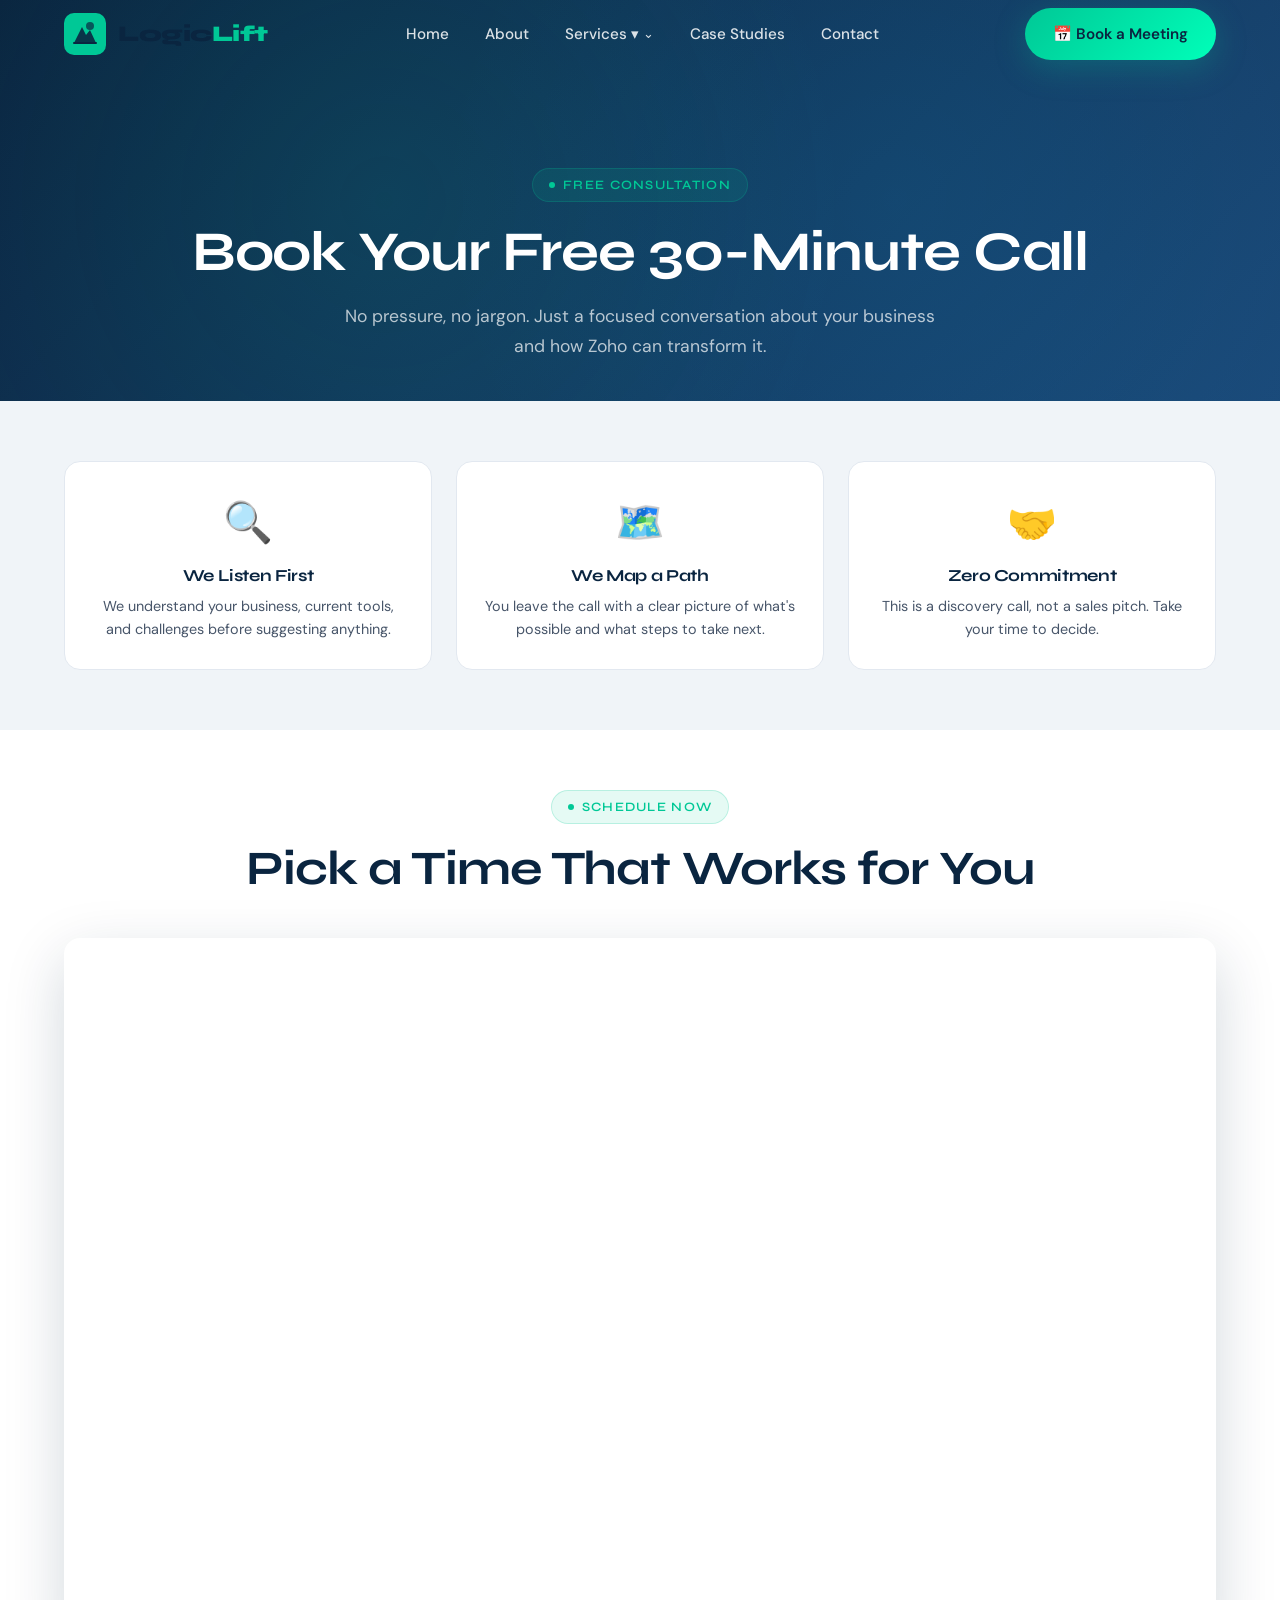
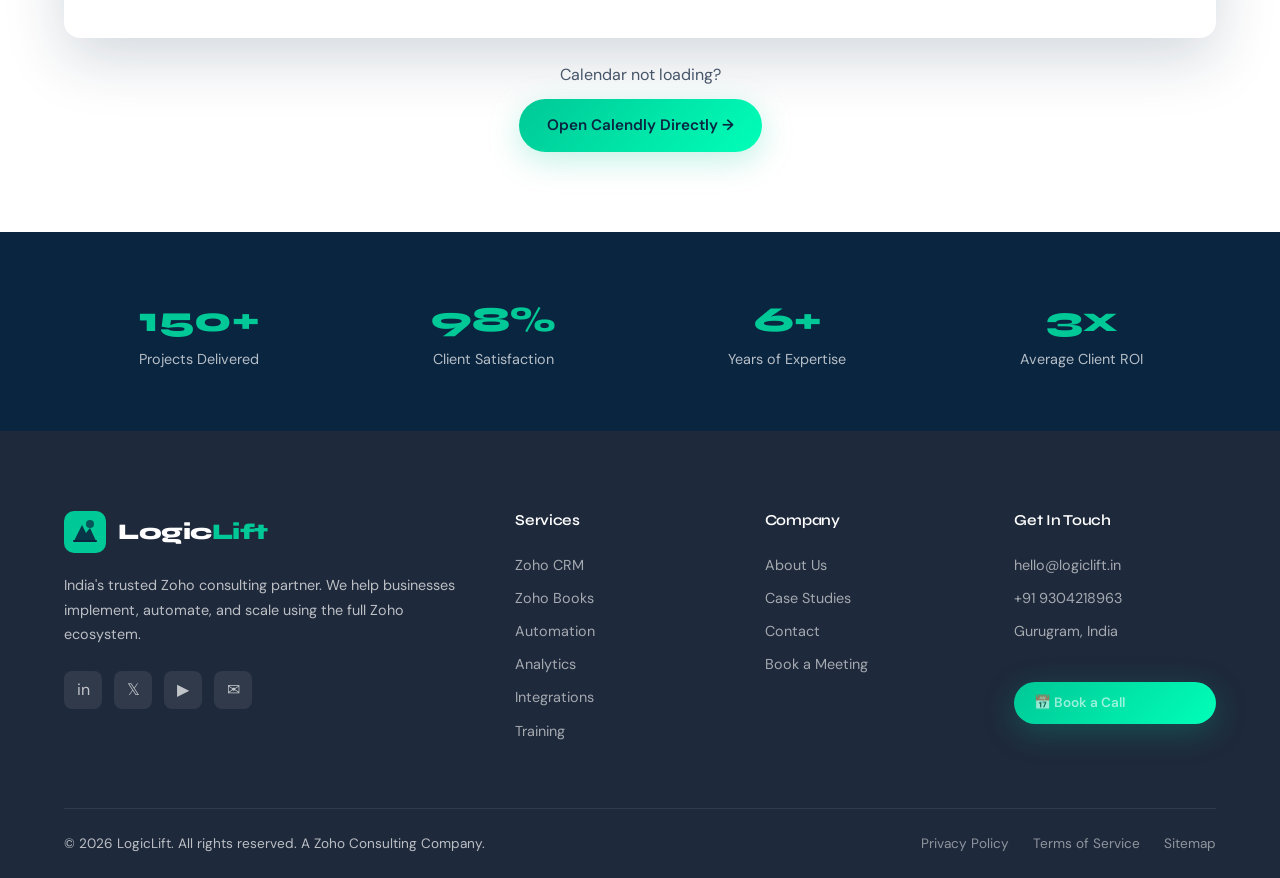
<file: pages/book.html>
<!DOCTYPE html>
<html lang="en">
<head>
  <meta charset="UTF-8"><meta name="viewport" content="width=device-width, initial-scale=1.0">
  <title>Book a Free Zoho Consultation | LogicLift</title>
  <meta name="description" content="Schedule a free 30-minute Zoho consulting call with LogicLift. We'll assess your needs and map out a clear implementation roadmap — no sales pressure.">
  <meta name="keywords" content="book Zoho consultation, free Zoho audit, schedule LogicLift meeting, Zoho consulting call India">
  <link rel="canonical" href="https://logic-lift.onrender.com/pages/book">
  <link rel="stylesheet" href="../css/main.css">
  <!-- Calendly widget CSS -->
  <link href="https://assets.calendly.com/assets/external/widget.css" rel="stylesheet">

  <!--Favicons-->
  <link rel="icon" type="image/png" href="../favicon/favicon-96x96.png" sizes="96x96" />
  <link rel="icon" type="image/svg+xml" href="../favicon/favicon.svg" />
  <link rel="shortcut icon" href="../favicon/favicon.ico" />
  <link rel="apple-touch-icon" sizes="180x180" href="../favicon/apple-touch-icon.png" />
  <link rel="manifest" href="../favicon/site.webmanifest" />

</head>
<body>
  <nav class="navbar light-nav-init scrolled light-nav" id="navbar">
    <div class="container"><div class="nav-inner">
      <a href="../index.html" class="logo"><svg class="logo-icon" viewBox="0 0 42 42" fill="none"><rect width="42" height="42" rx="10" fill="#00C896"/><path d="M10 30L18 14L22 22L26 17L32 30H10Z" fill="#0A2540" opacity="0.9"/><circle cx="26" cy="13" r="4" fill="#0A2540" opacity="0.7"/><path d="M10 30H32" stroke="#0A2540" stroke-width="2" stroke-linecap="round"/></svg><span class="logo-text" style="color:var(--primary)">Logic<span>Lift</span></span></a>
      <ul class="nav-links">
        <li><a href="../index.html">Home</a></li>
        <li><a href="about.html">About</a></li>
        <li class="nav-dropdown"><a href="services.html">Services ▾</a>
          <div class="dropdown-menu">
            <a href="service-crm.html"><span class="drop-icon">🎯</span> Zoho CRM Implementation</a>
            <a href="service-books.html"><span class="drop-icon">📚</span> Zoho Books & Finance</a>
            <a href="service-automation.html"><span class="drop-icon">⚡</span> Workflow Automation</a>
            <a href="service-analytics.html"><span class="drop-icon">📊</span> Zoho Analytics & BI</a>
            <a href="service-integration.html"><span class="drop-icon">🔗</span> Custom Integrations</a>
            <a href="service-training.html"><span class="drop-icon">🎓</span> Training & Support</a>
          </div>
        </li>
        <li><a href="case-studies.html">Case Studies</a></li><li><a href="contact.html">Contact</a></li>
      </ul>
      <div class="nav-cta"><a href="book.html" class="btn btn-primary">📅 Book a Meeting</a></div>
      <button class="hamburger" id="hamburger"><span></span><span></span><span></span></button>
    </div></div>
  </nav>
  <div class="mobile-nav" id="mobileNav">
    <a href="../index.html">Home</a><a href="about.html">About</a>
    <a href="#" class="mobile-service-toggle">Services ▾</a>
    <div class="mobile-submenu" style="display:none;">
      <a href="service-crm.html">🎯 Zoho CRM</a>
      <a href="service-books.html">📚 Zoho Books</a>
      <a href="service-automation.html">⚡ Automation</a>
      <a href="service-analytics.html">📊 Analytics</a>
      <a href="service-integration.html">🔗 Integrations</a>
      <a href="service-training.html">🎓 Training</a>
    </div>
    <a href="case-studies.html">Case Studies</a>
    <a href="contact.html">Contact</a>
  </div>

  <section class="page-hero" style="padding-bottom:40px;">
    <div class="container"><div class="page-hero-content">
      <div class="section-tag" style="margin:0 auto 16px;">Free Consultation</div>
      <h1>Book Your Free 30-Minute Call</h1>
      <p>No pressure, no jargon. Just a focused conversation about your business and how Zoho can transform it.</p>
    </div></div>
  </section>

  <!-- What to Expect -->
  <section style="padding:60px 0;background:var(--gray-100);">
    <div class="container">
      <div style="display:grid;grid-template-columns:1fr 1fr 1fr;gap:24px;" class="reveal">
        <div style="background:white;border-radius:var(--radius);padding:28px;border:1px solid var(--gray-200);text-align:center;">
          <div style="font-size:2.5rem;margin-bottom:12px;">🔍</div>
          <h3 style="color:var(--primary);margin-bottom:8px;font-size:1.05rem;">We Listen First</h3>
          <p style="color:var(--gray-600);font-size:0.9rem;">We understand your business, current tools, and challenges before suggesting anything.</p>
        </div>
        <div style="background:white;border-radius:var(--radius);padding:28px;border:1px solid var(--gray-200);text-align:center;">
          <div style="font-size:2.5rem;margin-bottom:12px;">🗺️</div>
          <h3 style="color:var(--primary);margin-bottom:8px;font-size:1.05rem;">We Map a Path</h3>
          <p style="color:var(--gray-600);font-size:0.9rem;">You leave the call with a clear picture of what's possible and what steps to take next.</p>
        </div>
        <div style="background:white;border-radius:var(--radius);padding:28px;border:1px solid var(--gray-200);text-align:center;">
          <div style="font-size:2.5rem;margin-bottom:12px;">🤝</div>
          <h3 style="color:var(--primary);margin-bottom:8px;font-size:1.05rem;">Zero Commitment</h3>
          <p style="color:var(--gray-600);font-size:0.9rem;">This is a discovery call, not a sales pitch. Take your time to decide.</p>
        </div>
      </div>
    </div>
  </section>

  <!-- Calendly Embed -->
  <section style="padding:60px 0 80px;">
    <div class="container">
      <div class="section-header" style="margin-bottom:40px;">
        <div class="section-tag">Schedule Now</div>
        <h2 class="section-title">Pick a Time That Works for You</h2>
      </div>
      <!-- Calendly inline widget -->
      <div class="calendly-inline-widget" data-url="https://calendly.com/ayush1999hzb/30min?hide_landing_page_details=1&hide_gdpr_banner=1&primary_color=00C896" style="min-width:320px;height:700px;border-radius:var(--radius);overflow:hidden;box-shadow:var(--shadow-lg);">
      </div>
      <!-- Fallback button -->
      <div style="text-align:center;margin-top:24px;">
        <p style="color:var(--gray-600);margin-bottom:12px;">Calendar not loading?</p>
        <a href="https://calendly.com/ayush1999hzb/30min" target="_blank" class="btn btn-primary">Open Calendly Directly →</a>
      </div>
    </div>
  </section>

  <!-- Trust signals -->
  <section style="padding:60px 0;background:var(--primary);">
    <div class="container">
      <div style="display:grid;grid-template-columns:repeat(4,1fr);gap:24px;text-align:center;">
        <div><div style="font-size:2.2rem;font-family:var(--font-display);font-weight:800;color:var(--accent);">150+</div><div style="color:rgba(255,255,255,0.7);font-size:0.9rem;">Projects Delivered</div></div>
        <div><div style="font-size:2.2rem;font-family:var(--font-display);font-weight:800;color:var(--accent);">98%</div><div style="color:rgba(255,255,255,0.7);font-size:0.9rem;">Client Satisfaction</div></div>
        <div><div style="font-size:2.2rem;font-family:var(--font-display);font-weight:800;color:var(--accent);">6+</div><div style="color:rgba(255,255,255,0.7);font-size:0.9rem;">Years of Expertise</div></div>
        <div><div style="font-size:2.2rem;font-family:var(--font-display);font-weight:800;color:var(--accent);">3x</div><div style="color:rgba(255,255,255,0.7);font-size:0.9rem;">Average Client ROI</div></div>
      </div>
    </div>
  </section>

  <!-- ======= FOOTER ======= -->
  <footer class="footer">
    <div class="container">
      <div class="footer-grid">
        <div>
          <div class="footer-logo">
            <a href="index.html" class="logo">
              <svg class="logo-icon" viewBox="0 0 42 42" fill="none">
                <rect width="42" height="42" rx="10" fill="#00C896"/>
                <path d="M10 30L18 14L22 22L26 17L32 30H10Z" fill="#0A2540" opacity="0.9"/>
                <circle cx="26" cy="13" r="4" fill="#0A2540" opacity="0.7"/>
                <path d="M10 30H32" stroke="#0A2540" stroke-width="2" stroke-linecap="round"/>
              </svg>
              <span class="logo-text">Logic<span>Lift</span></span>
            </a>
          </div>
          <p class="footer-desc">India's trusted Zoho consulting partner. We help businesses implement, automate, and scale using the full Zoho ecosystem.</p>
          <div class="footer-social">
            <div class="social-btn" title="LinkedIn">in</div>
            <div class="social-btn" title="Twitter">𝕏</div>
            <div class="social-btn" title="YouTube">▶</div>
            <div class="social-btn" title="Email">✉</div>
          </div>
        </div>
        <div class="footer-col">
          <h4>Services</h4>
          <a href="service-crm.html">Zoho CRM</a>
          <a href="service-books.html">Zoho Books</a>
          <a href="service-automation.html">Automation</a>
          <a href="service-analytics.html">Analytics</a>
          <a href="service-integration.html">Integrations</a>
          <a href="service-training.html">Training</a>
        </div>
        <div class="footer-col">
          <h4>Company</h4>
          <a href="about.html">About Us</a>
          <a href="case-studies.html">Case Studies</a>
          <a href="contact.html">Contact</a>
          <a href="book.html">Book a Meeting</a>
        </div>
        <div class="footer-col">
          <h4>Get In Touch</h4>
          <a href="mailto:hello@logiclift.in">hello@logiclift.in</a>
          <a href="tel:+919304218963">+91 9304218963</a>
          <a href="#">Gurugram, India</a>
          <br>
          <a href="https://calendly.com/ayush1999hzb/30min" target="_blank" class="btn btn-primary" style="margin-top:8px; font-size:0.85rem; padding:10px 20px;">📅 Book a Call</a>
        </div>
      </div>
      <div class="footer-bottom">
        <p>© 2026 LogicLift. All rights reserved. A Zoho Consulting Company.</p>
        <div class="footer-links">
          <a href="#">Privacy Policy</a>
          <a href="#">Terms of Service</a>
          <a href="#">Sitemap</a>
        </div>
      </div>
    </div>
  </footer>

  <script src="https://assets.calendly.com/assets/external/widget.js" type="text/javascript" async></script>
  <script src="../js/main.js"></script>
  <style>
    @media(max-width:768px){
      [style*="grid-template-columns:1fr 1fr 1fr"],[style*="grid-template-columns:repeat(4"]{display:block!important;}
      [style*="grid-template-columns:1fr 1fr 1fr"] > *,[style*="grid-template-columns:repeat(4"] > *{margin-bottom:16px;}
      .calendly-inline-widget{height:900px!important;}
    }
  </style>
</body>
</html>
</file>
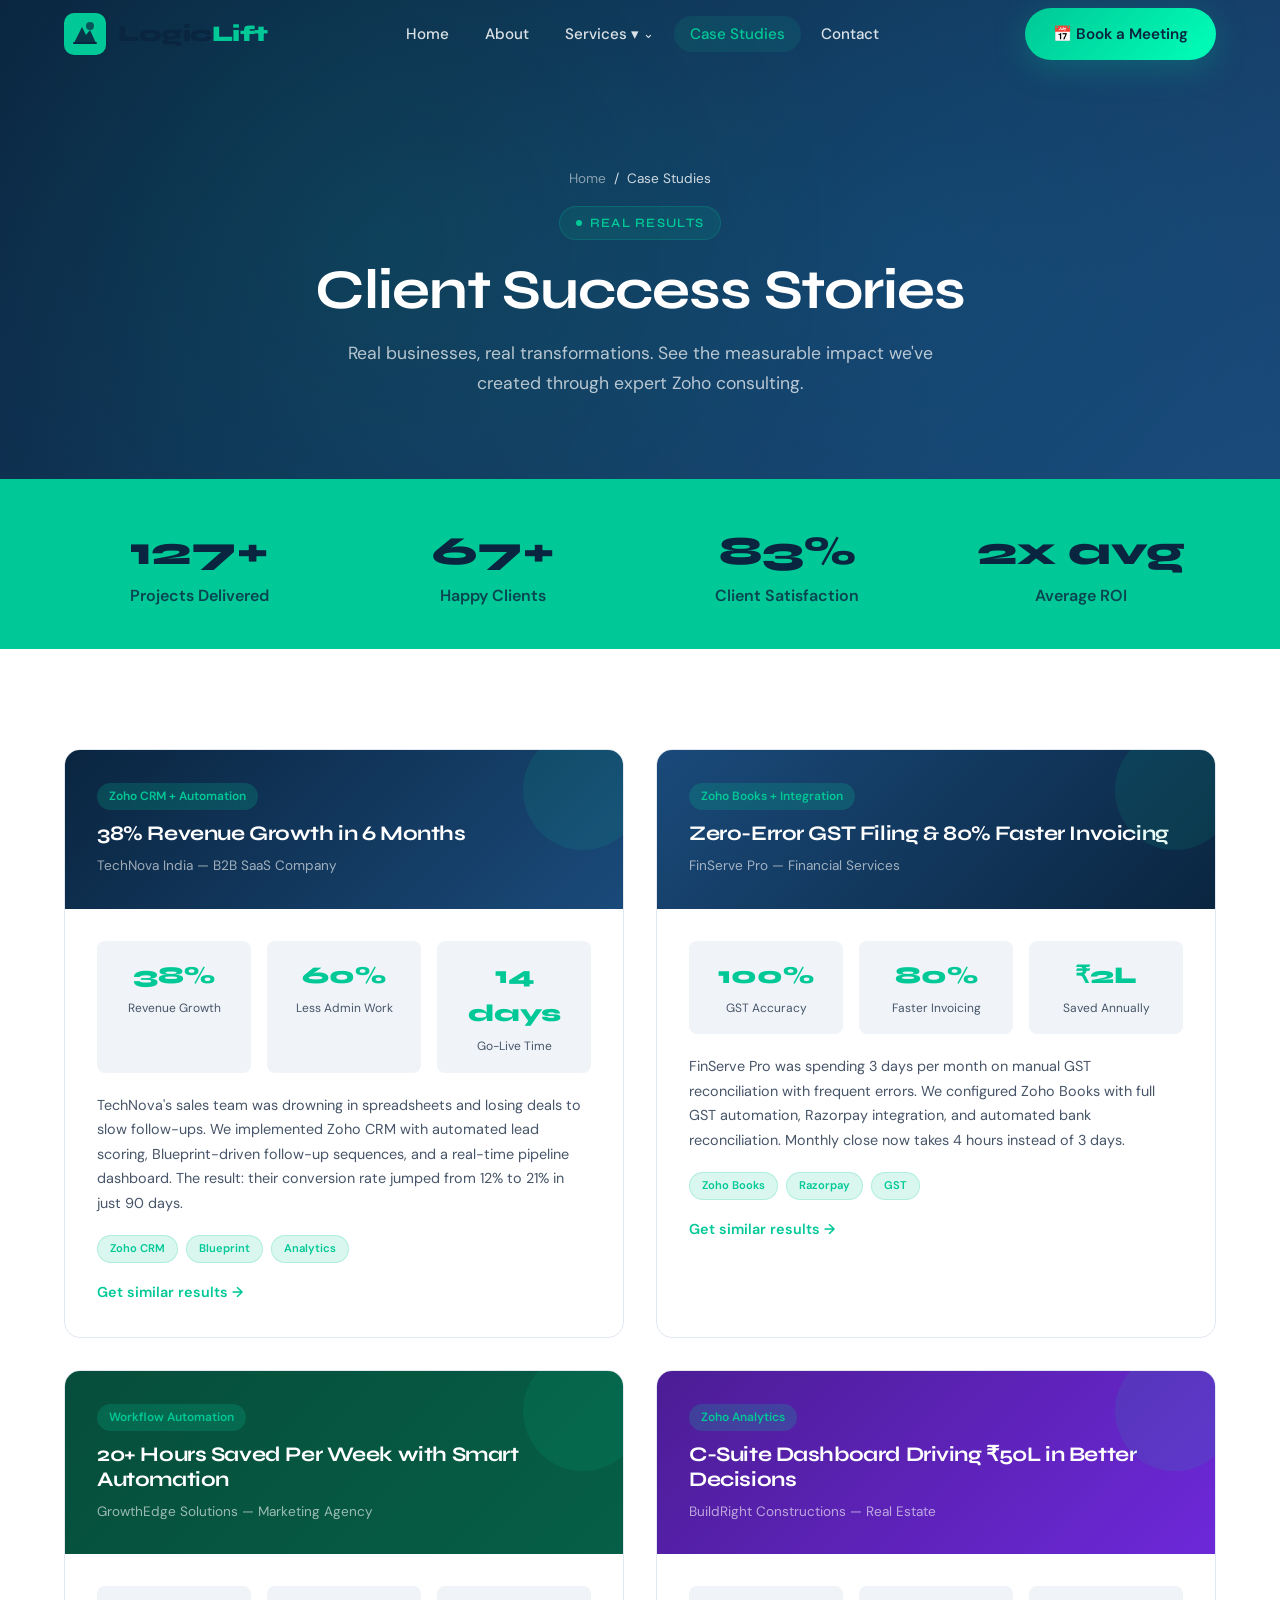
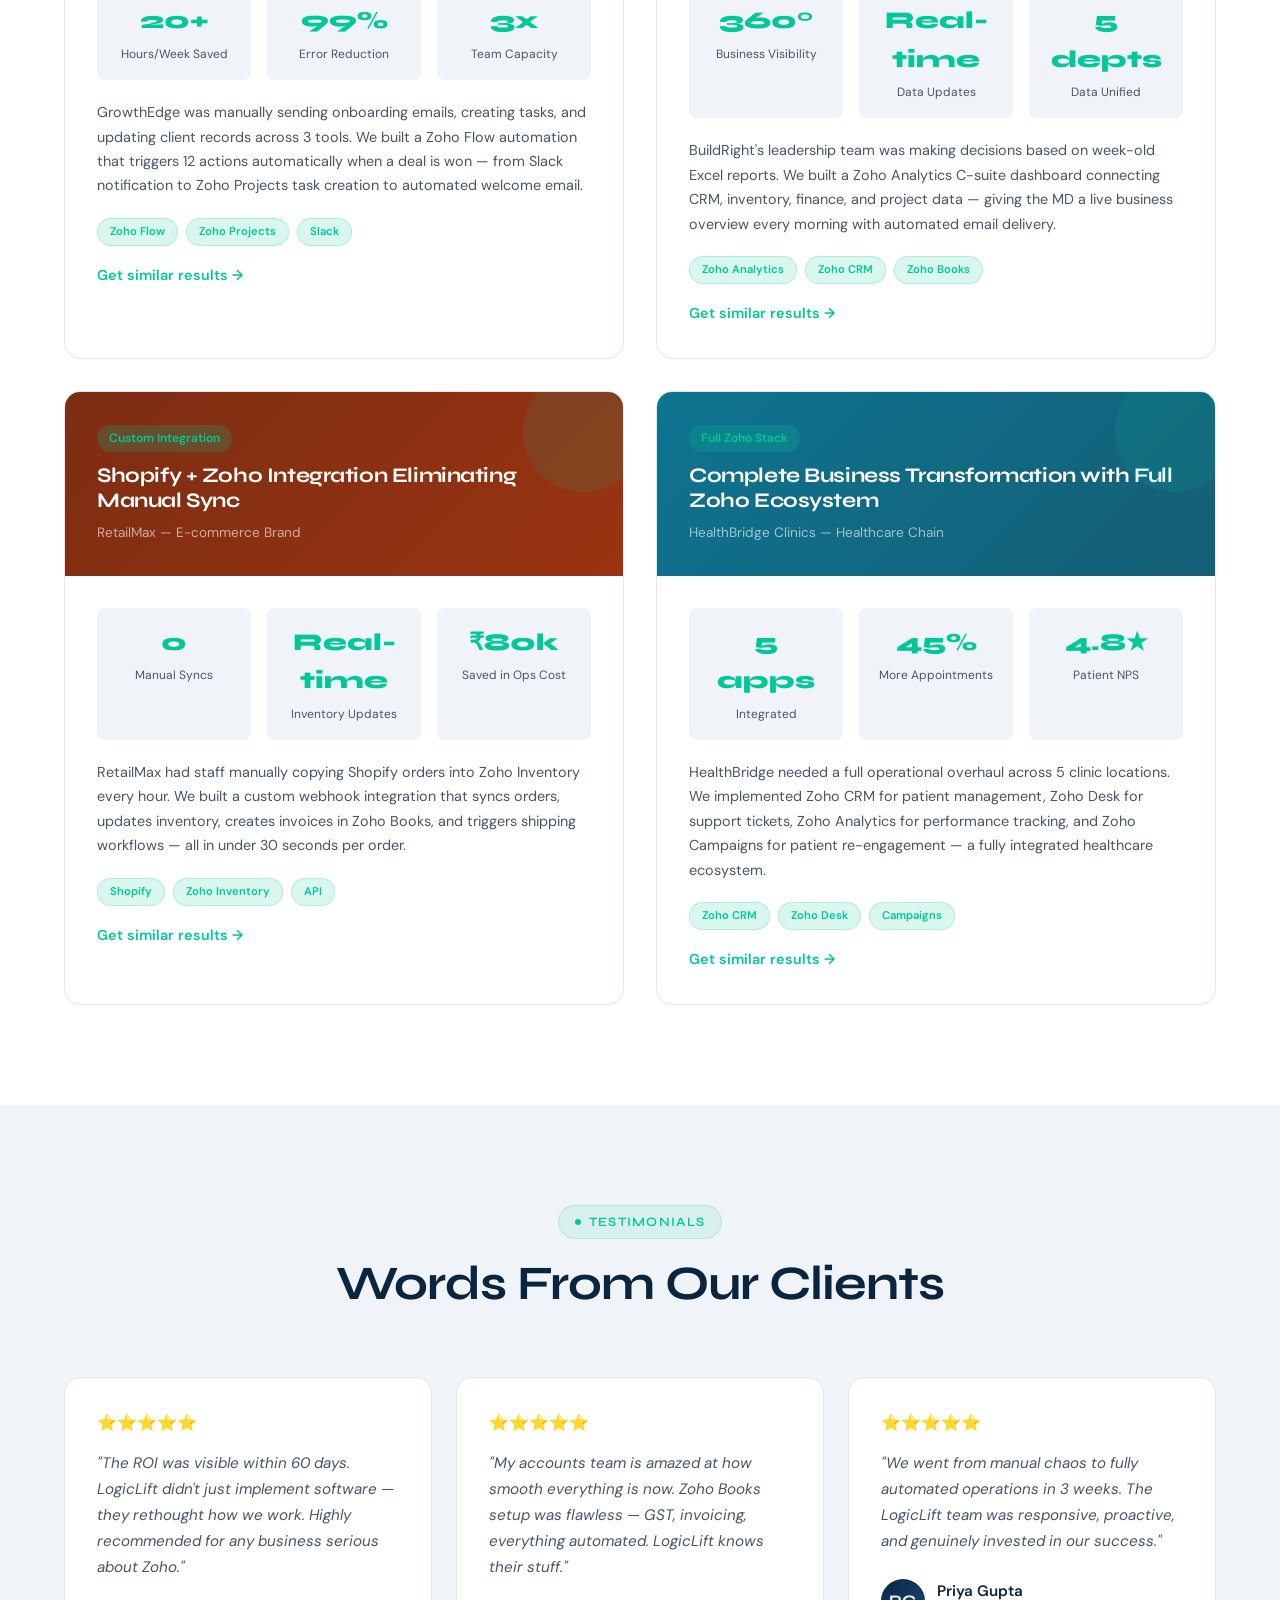
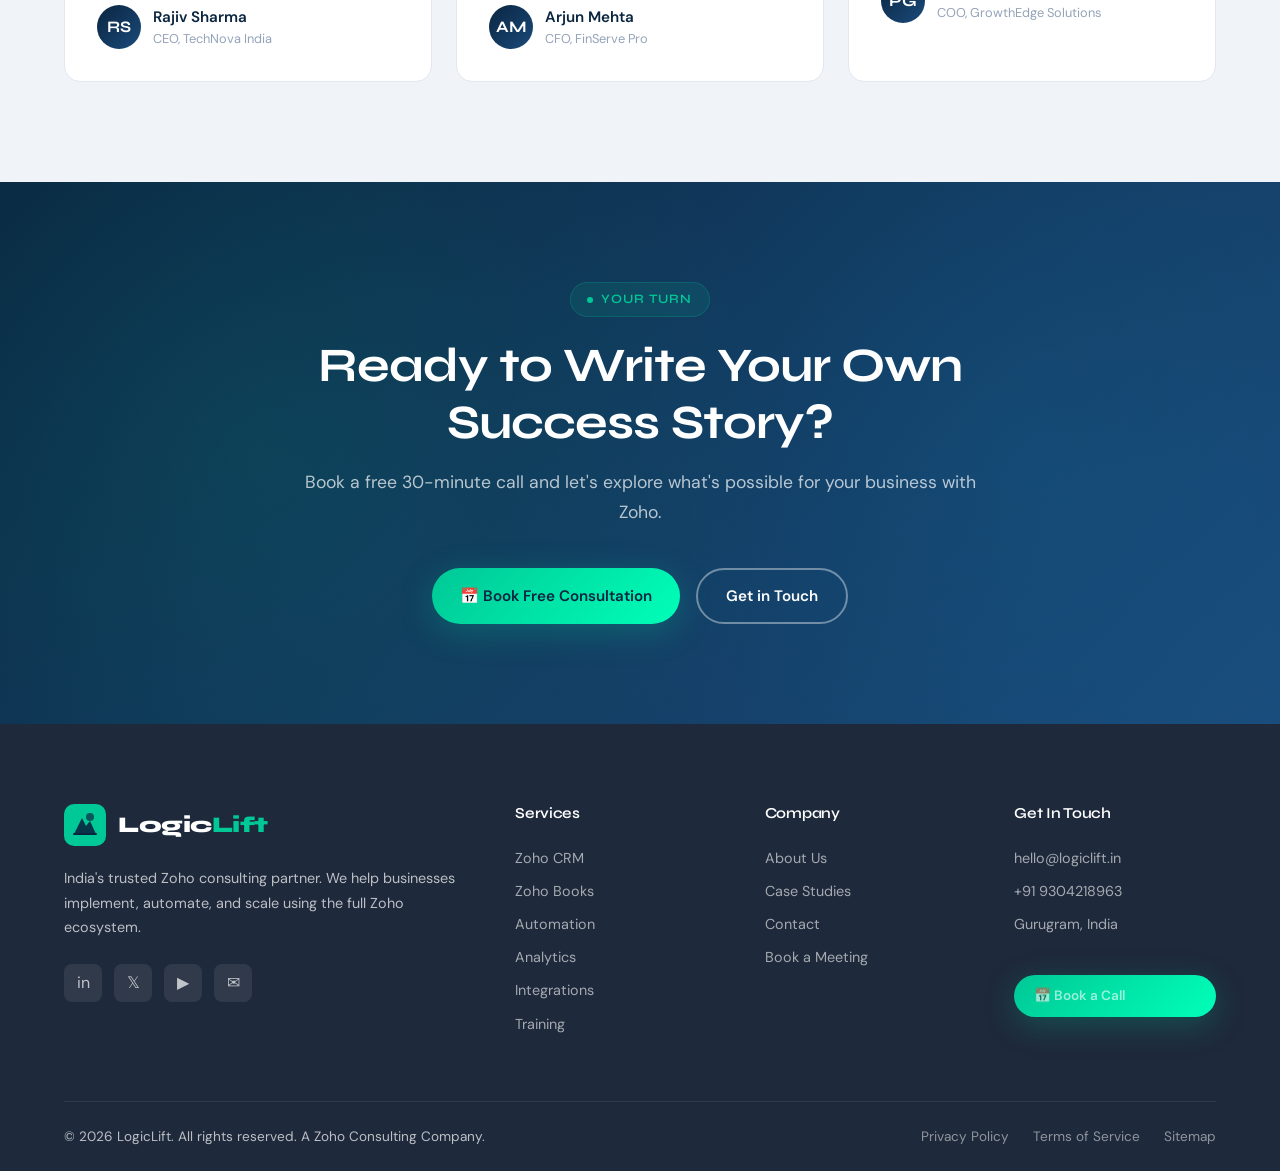
<file: pages/case-studies.html>
<!DOCTYPE html>
<html lang="en">
<head>
  <meta charset="UTF-8"><meta name="viewport" content="width=device-width, initial-scale=1.0">
  <title>Zoho Case Studies | LogicLift Client Success Stories</title>
  <meta name="description" content="Real Zoho implementation results from real businesses. Explore LogicLift's case studies across CRM, Books, Automation, and Analytics projects.">
  <meta name="keywords" content="Zoho case studies, Zoho CRM success stories, Zoho implementation results, LogicLift clients, Zoho ROI examples">
  <link rel="canonical" href="https://logic-lift.onrender.com/pages/case-studies">
  <link rel="stylesheet" href="../css/main.css">

  <!--Favicons-->
  <link rel="icon" type="image/png" href="../favicon/favicon-96x96.png" sizes="96x96" />
  <link rel="icon" type="image/svg+xml" href="../favicon/favicon.svg" />
  <link rel="shortcut icon" href="../favicon/favicon.ico" />
  <link rel="apple-touch-icon" sizes="180x180" href="../favicon/apple-touch-icon.png" />
  <link rel="manifest" href="../favicon/site.webmanifest" />

</head>
<body>
  <nav class="navbar light-nav-init scrolled light-nav" id="navbar">
    <div class="container"><div class="nav-inner">
      <a href="../index.html" class="logo"><svg class="logo-icon" viewBox="0 0 42 42" fill="none"><rect width="42" height="42" rx="10" fill="#00C896"/><path d="M10 30L18 14L22 22L26 17L32 30H10Z" fill="#0A2540" opacity="0.9"/><circle cx="26" cy="13" r="4" fill="#0A2540" opacity="0.7"/><path d="M10 30H32" stroke="#0A2540" stroke-width="2" stroke-linecap="round"/></svg><span class="logo-text" style="color:var(--primary)">Logic<span>Lift</span></span></a>
      <ul class="nav-links">
        <li><a href="../index.html">Home</a></li><li><a href="about.html">About</a></li>
        <li class="nav-dropdown"><a href="services.html">Services ▾</a>
          <div class="dropdown-menu">
            <a href="service-crm.html"><span class="drop-icon">🎯</span> Zoho CRM Implementation</a>
            <a href="service-books.html"><span class="drop-icon">📚</span> Zoho Books & Finance</a>
            <a href="service-automation.html"><span class="drop-icon">⚡</span> Workflow Automation</a>
            <a href="service-analytics.html"><span class="drop-icon">📊</span> Zoho Analytics & BI</a>
            <a href="service-integration.html"><span class="drop-icon">🔗</span> Custom Integrations</a>
            <a href="service-training.html"><span class="drop-icon">🎓</span> Training & Support</a>
          </div>
        </li>
        <li><a href="case-studies.html" class="active">Case Studies</a></li>
        <li><a href="contact.html">Contact</a></li>
      </ul>
      <div class="nav-cta"><a href="book.html" class="btn btn-primary">📅 Book a Meeting</a></div>
      <button class="hamburger" id="hamburger"><span></span><span></span><span></span></button>
    </div></div>
  </nav>
  <div class="mobile-nav" id="mobileNav">
    <a href="../index.html">Home</a><a href="about.html">About</a>
    <a href="#" class="mobile-service-toggle">Services ▾</a>
    <div class="mobile-submenu" style="display:none;">
      <a href="service-crm.html">🎯 Zoho CRM</a>
      <a href="service-books.html">📚 Zoho Books</a>
      <a href="service-automation.html">⚡ Automation</a>
      <a href="service-analytics.html">📊 Analytics</a>
      <a href="service-integration.html">🔗 Integrations</a>
      <a href="service-training.html">🎓 Training</a>
    </div>
    <a href="case-studies.html">Case Studies</a><a href="contact.html">Contact</a>
    <a href="book.html" style="color:#00C896;font-weight:700;">📅 Book a Meeting</a>
  </div>

  <section class="page-hero">
    <div class="container"><div class="page-hero-content">
      <div class="breadcrumb" style="justify-content:center;"><a href="../index.html">Home</a><span>/</span><span>Case Studies</span></div>
      <div class="section-tag" style="margin:0 auto 16px;">Real Results</div>
      <h1>Client Success Stories</h1>
      <p>Real businesses, real transformations. See the measurable impact we've created through expert Zoho consulting.</p>
    </div></div>
  </section>

  <!-- Stats Banner -->
  <div style="background:var(--accent);padding:40px 0;">
    <div class="container">
      <div class="case-studies-stats" style="text-align:center;">
        <div><div style="font-family:var(--font-display);font-size:2.5rem;font-weight:800;color:var(--primary);" data-count="150" data-suffix="+">0+</div><div style="color:rgba(10,37,64,0.8);font-weight:600;">Projects Delivered</div></div>
        <div><div style="font-family:var(--font-display);font-size:2.5rem;font-weight:800;color:var(--primary);" data-count="80" data-suffix="+">0+</div><div style="color:rgba(10,37,64,0.8);font-weight:600;">Happy Clients</div></div>
        <div><div style="font-family:var(--font-display);font-size:2.5rem;font-weight:800;color:var(--primary);" data-count="98" data-suffix="%">0%</div><div style="color:rgba(10,37,64,0.8);font-weight:600;">Client Satisfaction</div></div>
        <div><div style="font-family:var(--font-display);font-size:2.5rem;font-weight:800;color:var(--primary);" data-count="3" data-suffix="x avg">0</div><div style="color:rgba(10,37,64,0.8);font-weight:600;">Average ROI</div></div>
      </div>
    </div>
  </div>

  <section class="section">
    <div class="container">
      <div class="case-study-grid">

        <!-- Case Study 1 -->
        <div class="case-study-card reveal">
          <div class="cs-header">
            <span class="cs-tag">Zoho CRM + Automation</span>
            <h3 class="cs-title">38% Revenue Growth in 6 Months</h3>
            <p class="cs-company">TechNova India — B2B SaaS Company</p>
          </div>
          <div class="cs-body">
            <div class="cs-metrics">
              <div class="cs-metric"><div class="cs-metric-value">38%</div><div class="cs-metric-label">Revenue Growth</div></div>
              <div class="cs-metric"><div class="cs-metric-value">60%</div><div class="cs-metric-label">Less Admin Work</div></div>
              <div class="cs-metric"><div class="cs-metric-value">14 days</div><div class="cs-metric-label">Go-Live Time</div></div>
            </div>
            <p class="cs-desc">TechNova's sales team was drowning in spreadsheets and losing deals to slow follow-ups. We implemented Zoho CRM with automated lead scoring, Blueprint-driven follow-up sequences, and a real-time pipeline dashboard. The result: their conversion rate jumped from 12% to 21% in just 90 days.</p>
            <div style="display:flex;gap:8px;flex-wrap:wrap;margin-bottom:16px;">
              <span class="integration-tag">Zoho CRM</span><span class="integration-tag">Blueprint</span><span class="integration-tag">Analytics</span>
            </div>
            <a href="https://calendly.com/ayush1999hzb/30min" target="_blank" class="service-link">Get similar results →</a>
          </div>
        </div>

        <!-- Case Study 2 -->
        <div class="case-study-card reveal">
          <div class="cs-header" style="background:linear-gradient(135deg,#1a4a7a,#0a2540);">
            <span class="cs-tag">Zoho Books + Integration</span>
            <h3 class="cs-title">Zero-Error GST Filing & 80% Faster Invoicing</h3>
            <p class="cs-company">FinServe Pro — Financial Services</p>
          </div>
          <div class="cs-body">
            <div class="cs-metrics">
              <div class="cs-metric"><div class="cs-metric-value">100%</div><div class="cs-metric-label">GST Accuracy</div></div>
              <div class="cs-metric"><div class="cs-metric-value">80%</div><div class="cs-metric-label">Faster Invoicing</div></div>
              <div class="cs-metric"><div class="cs-metric-value">₹2L</div><div class="cs-metric-label">Saved Annually</div></div>
            </div>
            <p class="cs-desc">FinServe Pro was spending 3 days per month on manual GST reconciliation with frequent errors. We configured Zoho Books with full GST automation, Razorpay integration, and automated bank reconciliation. Monthly close now takes 4 hours instead of 3 days.</p>
            <div style="display:flex;gap:8px;flex-wrap:wrap;margin-bottom:16px;">
              <span class="integration-tag">Zoho Books</span><span class="integration-tag">Razorpay</span><span class="integration-tag">GST</span>
            </div>
            <a href="https://calendly.com/ayush1999hzb/30min" target="_blank" class="service-link">Get similar results →</a>
          </div>
        </div>

        <!-- Case Study 3 -->
        <div class="case-study-card reveal">
          <div class="cs-header" style="background:linear-gradient(135deg,#064e3b,#065f46);">
            <span class="cs-tag">Workflow Automation</span>
            <h3 class="cs-title">20+ Hours Saved Per Week with Smart Automation</h3>
            <p class="cs-company">GrowthEdge Solutions — Marketing Agency</p>
          </div>
          <div class="cs-body">
            <div class="cs-metrics">
              <div class="cs-metric"><div class="cs-metric-value">20+</div><div class="cs-metric-label">Hours/Week Saved</div></div>
              <div class="cs-metric"><div class="cs-metric-value">99%</div><div class="cs-metric-label">Error Reduction</div></div>
              <div class="cs-metric"><div class="cs-metric-value">3x</div><div class="cs-metric-label">Team Capacity</div></div>
            </div>
            <p class="cs-desc">GrowthEdge was manually sending onboarding emails, creating tasks, and updating client records across 3 tools. We built a Zoho Flow automation that triggers 12 actions automatically when a deal is won — from Slack notification to Zoho Projects task creation to automated welcome email.</p>
            <div style="display:flex;gap:8px;flex-wrap:wrap;margin-bottom:16px;">
              <span class="integration-tag">Zoho Flow</span><span class="integration-tag">Zoho Projects</span><span class="integration-tag">Slack</span>
            </div>
            <a href="https://calendly.com/ayush1999hzb/30min" target="_blank" class="service-link">Get similar results →</a>
          </div>
        </div>

        <!-- Case Study 4 -->
        <div class="case-study-card reveal">
          <div class="cs-header" style="background:linear-gradient(135deg,#4c1d95,#6d28d9);">
            <span class="cs-tag">Zoho Analytics</span>
            <h3 class="cs-title">C-Suite Dashboard Driving ₹50L in Better Decisions</h3>
            <p class="cs-company">BuildRight Constructions — Real Estate</p>
          </div>
          <div class="cs-body">
            <div class="cs-metrics">
              <div class="cs-metric"><div class="cs-metric-value">360°</div><div class="cs-metric-label">Business Visibility</div></div>
              <div class="cs-metric"><div class="cs-metric-value">Real-time</div><div class="cs-metric-label">Data Updates</div></div>
              <div class="cs-metric"><div class="cs-metric-value">5 depts</div><div class="cs-metric-label">Data Unified</div></div>
            </div>
            <p class="cs-desc">BuildRight's leadership team was making decisions based on week-old Excel reports. We built a Zoho Analytics C-suite dashboard connecting CRM, inventory, finance, and project data — giving the MD a live business overview every morning with automated email delivery.</p>
            <div style="display:flex;gap:8px;flex-wrap:wrap;margin-bottom:16px;">
              <span class="integration-tag">Zoho Analytics</span><span class="integration-tag">Zoho CRM</span><span class="integration-tag">Zoho Books</span>
            </div>
            <a href="https://calendly.com/ayush1999hzb/30min" target="_blank" class="service-link">Get similar results →</a>
          </div>
        </div>

        <!-- Case Study 5 -->
        <div class="case-study-card reveal">
          <div class="cs-header" style="background:linear-gradient(135deg,#7c2d12,#9a3412);">
            <span class="cs-tag">Custom Integration</span>
            <h3 class="cs-title">Shopify + Zoho Integration Eliminating Manual Sync</h3>
            <p class="cs-company">RetailMax — E-commerce Brand</p>
          </div>
          <div class="cs-body">
            <div class="cs-metrics">
              <div class="cs-metric"><div class="cs-metric-value">0</div><div class="cs-metric-label">Manual Syncs</div></div>
              <div class="cs-metric"><div class="cs-metric-value">Real-time</div><div class="cs-metric-label">Inventory Updates</div></div>
              <div class="cs-metric"><div class="cs-metric-value">₹80k</div><div class="cs-metric-label">Saved in Ops Cost</div></div>
            </div>
            <p class="cs-desc">RetailMax had staff manually copying Shopify orders into Zoho Inventory every hour. We built a custom webhook integration that syncs orders, updates inventory, creates invoices in Zoho Books, and triggers shipping workflows — all in under 30 seconds per order.</p>
            <div style="display:flex;gap:8px;flex-wrap:wrap;margin-bottom:16px;">
              <span class="integration-tag">Shopify</span><span class="integration-tag">Zoho Inventory</span><span class="integration-tag">API</span>
            </div>
            <a href="https://calendly.com/ayush1999hzb/30min" target="_blank" class="service-link">Get similar results →</a>
          </div>
        </div>

        <!-- Case Study 6 -->
        <div class="case-study-card reveal">
          <div class="cs-header" style="background:linear-gradient(135deg,#0e7490,#155e75);">
            <span class="cs-tag">Full Zoho Stack</span>
            <h3 class="cs-title">Complete Business Transformation with Full Zoho Ecosystem</h3>
            <p class="cs-company">HealthBridge Clinics — Healthcare Chain</p>
          </div>
          <div class="cs-body">
            <div class="cs-metrics">
              <div class="cs-metric"><div class="cs-metric-value">5 apps</div><div class="cs-metric-label">Integrated</div></div>
              <div class="cs-metric"><div class="cs-metric-value">45%</div><div class="cs-metric-label">More Appointments</div></div>
              <div class="cs-metric"><div class="cs-metric-value">4.8★</div><div class="cs-metric-label">Patient NPS</div></div>
            </div>
            <p class="cs-desc">HealthBridge needed a full operational overhaul across 5 clinic locations. We implemented Zoho CRM for patient management, Zoho Desk for support tickets, Zoho Analytics for performance tracking, and Zoho Campaigns for patient re-engagement — a fully integrated healthcare ecosystem.</p>
            <div style="display:flex;gap:8px;flex-wrap:wrap;margin-bottom:16px;">
              <span class="integration-tag">Zoho CRM</span><span class="integration-tag">Zoho Desk</span><span class="integration-tag">Campaigns</span>
            </div>
            <a href="https://calendly.com/ayush1999hzb/30min" target="_blank" class="service-link">Get similar results →</a>
          </div>
        </div>

      </div>
    </div>
  </section>

  <!-- Testimonials -->
  <section class="section" style="background:var(--gray-100);">
    <div class="container">
      <div class="section-header reveal"><div class="section-tag">Testimonials</div><h2 class="section-title">Words From Our Clients</h2></div>
      <div class="testimonials-grid">
        <div class="testimonial-card reveal">
          <div class="stars">⭐⭐⭐⭐⭐</div>
          <p class="testimonial-text">"The ROI was visible within 60 days. LogicLift didn't just implement software — they rethought how we work. Highly recommended for any business serious about Zoho."</p>
          <div class="testimonial-author"><div class="author-avatar">RS</div><div><div class="author-name">Rajiv Sharma</div><div class="author-role">CEO, TechNova India</div></div></div>
        </div>
        <div class="testimonial-card reveal">
          <div class="stars">⭐⭐⭐⭐⭐</div>
          <p class="testimonial-text">"My accounts team is amazed at how smooth everything is now. Zoho Books setup was flawless — GST, invoicing, everything automated. LogicLift knows their stuff."</p>
          <div class="testimonial-author"><div class="author-avatar">AM</div><div><div class="author-name">Arjun Mehta</div><div class="author-role">CFO, FinServe Pro</div></div></div>
        </div>
        <div class="testimonial-card reveal">
          <div class="stars">⭐⭐⭐⭐⭐</div>
          <p class="testimonial-text">"We went from manual chaos to fully automated operations in 3 weeks. The LogicLift team was responsive, proactive, and genuinely invested in our success."</p>
          <div class="testimonial-author"><div class="author-avatar">PG</div><div><div class="author-name">Priya Gupta</div><div class="author-role">COO, GrowthEdge Solutions</div></div></div>
        </div>
      </div>
    </div>
  </section>

  <section class="section cta-section">
    <div class="container"><div class="cta-content reveal">
      <div class="section-tag" style="margin:0 auto 20px;">Your Turn</div>
      <h2>Ready to Write Your Own Success Story?</h2>
      <p>Book a free 30-minute call and let's explore what's possible for your business with Zoho.</p>
      <div class="cta-actions">
        <a href="https://calendly.com/ayush1999hzb/30min" target="_blank" class="btn btn-primary">📅 Book Free Consultation</a>
        <a href="contact.html" class="btn btn-outline">Get in Touch</a>
      </div>
    </div></div>
  </section>

  <!-- ======= FOOTER ======= -->
  <footer class="footer">
    <div class="container">
      <div class="footer-grid">
        <div>
          <div class="footer-logo">
            <a href="index.html" class="logo">
              <svg class="logo-icon" viewBox="0 0 42 42" fill="none">
                <rect width="42" height="42" rx="10" fill="#00C896"/>
                <path d="M10 30L18 14L22 22L26 17L32 30H10Z" fill="#0A2540" opacity="0.9"/>
                <circle cx="26" cy="13" r="4" fill="#0A2540" opacity="0.7"/>
                <path d="M10 30H32" stroke="#0A2540" stroke-width="2" stroke-linecap="round"/>
              </svg>
              <span class="logo-text">Logic<span>Lift</span></span>
            </a>
          </div>
          <p class="footer-desc">India's trusted Zoho consulting partner. We help businesses implement, automate, and scale using the full Zoho ecosystem.</p>
          <div class="footer-social">
            <div class="social-btn" title="LinkedIn">in</div>
            <div class="social-btn" title="Twitter">𝕏</div>
            <div class="social-btn" title="YouTube">▶</div>
            <div class="social-btn" title="Email">✉</div>
          </div>
        </div>
        <div class="footer-col">
          <h4>Services</h4>
          <a href="service-crm.html">Zoho CRM</a>
          <a href="service-books.html">Zoho Books</a>
          <a href="service-automation.html">Automation</a>
          <a href="service-analytics.html">Analytics</a>
          <a href="service-integration.html">Integrations</a>
          <a href="service-training.html">Training</a>
        </div>
        <div class="footer-col">
          <h4>Company</h4>
          <a href="about.html">About Us</a>
          <a href="case-studies.html">Case Studies</a>
          <a href="contact.html">Contact</a>
          <a href="book.html">Book a Meeting</a>
        </div>
        <div class="footer-col">
          <h4>Get In Touch</h4>
          <a href="mailto:hello@logiclift.in">hello@logiclift.in</a>
          <a href="tel:+919304218963">+91 9304218963</a>
          <a href="#">Gurugram, India</a>
          <br>
          <a href="https://calendly.com/ayush1999hzb/30min" target="_blank" class="btn btn-primary" style="margin-top:8px; font-size:0.85rem; padding:10px 20px;">📅 Book a Call</a>
        </div>
      </div>
      <div class="footer-bottom">
        <p>© 2026 LogicLift. All rights reserved. A Zoho Consulting Company.</p>
        <div class="footer-links">
          <a href="#">Privacy Policy</a>
          <a href="#">Terms of Service</a>
          <a href="#">Sitemap</a>
        </div>
      </div>
    </div>
  </footer>
  <script src="../js/main.js"></script>
</body>
</html>
</file>
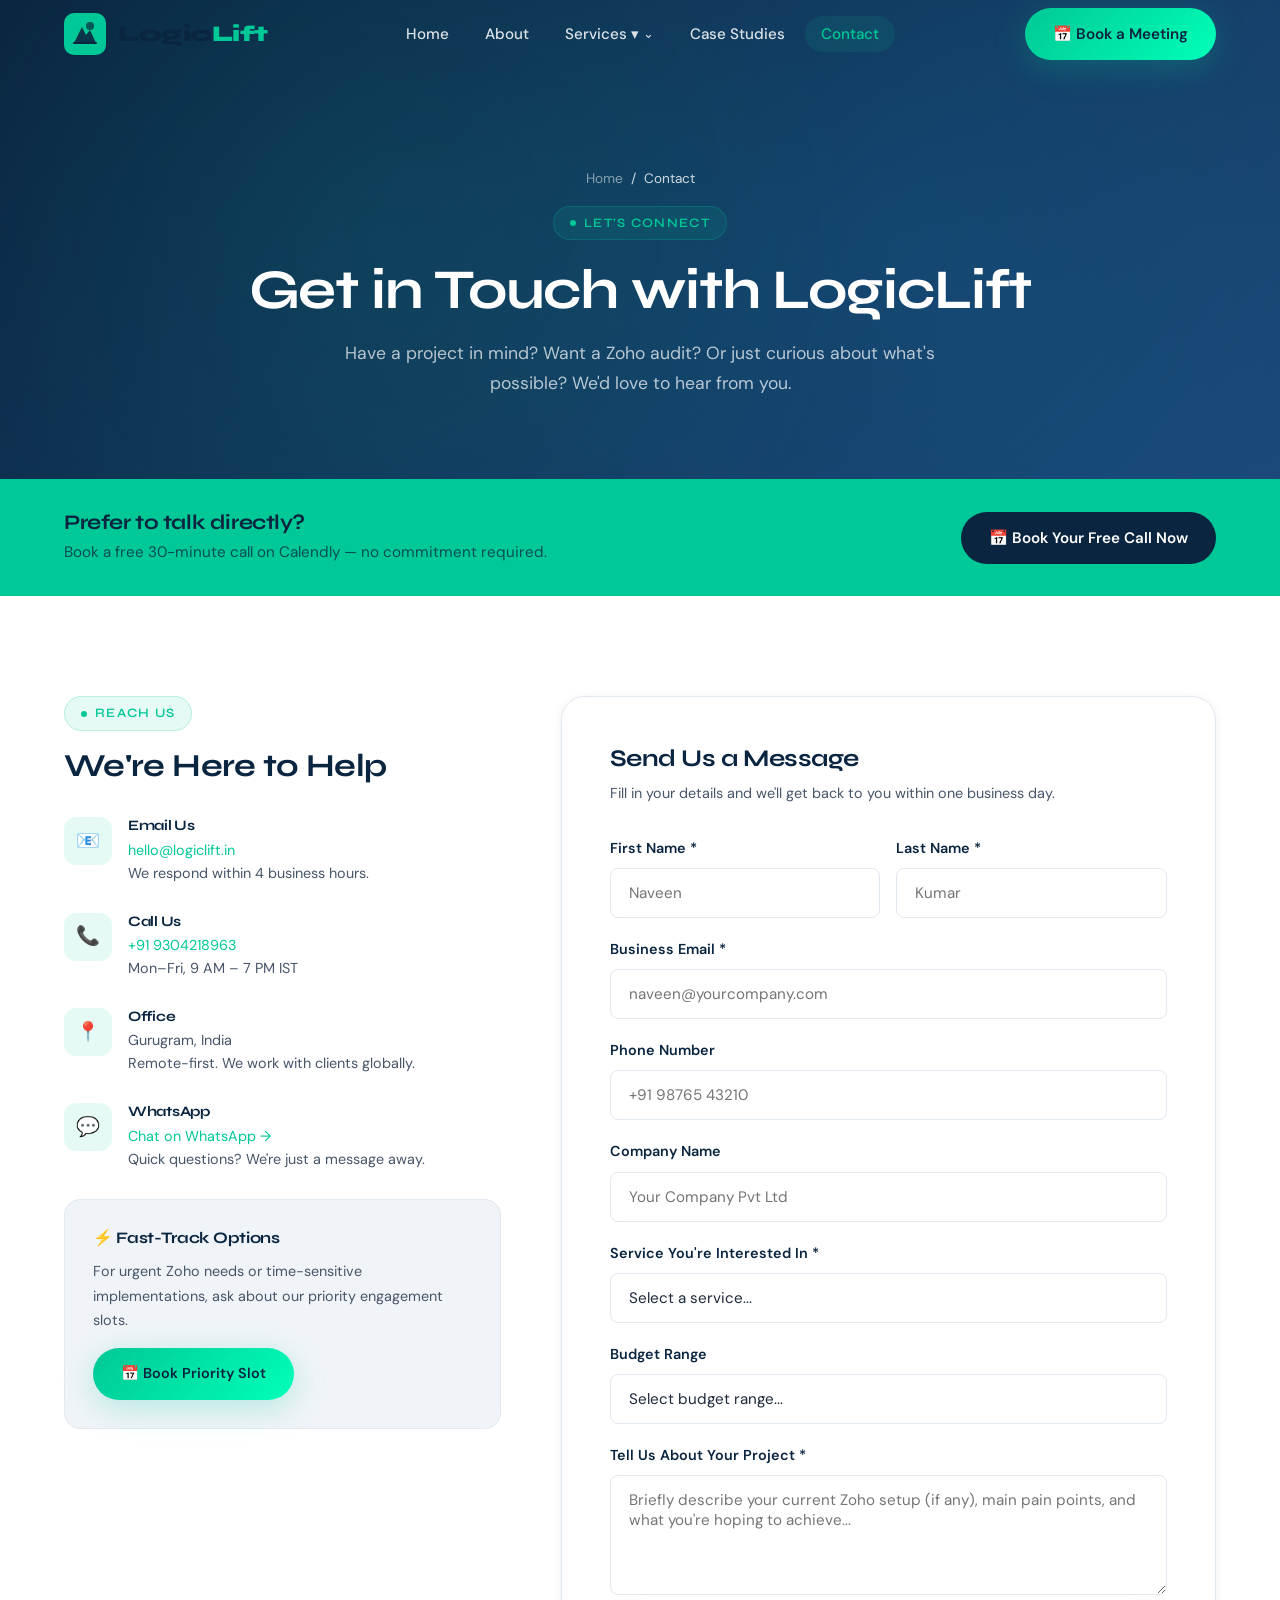
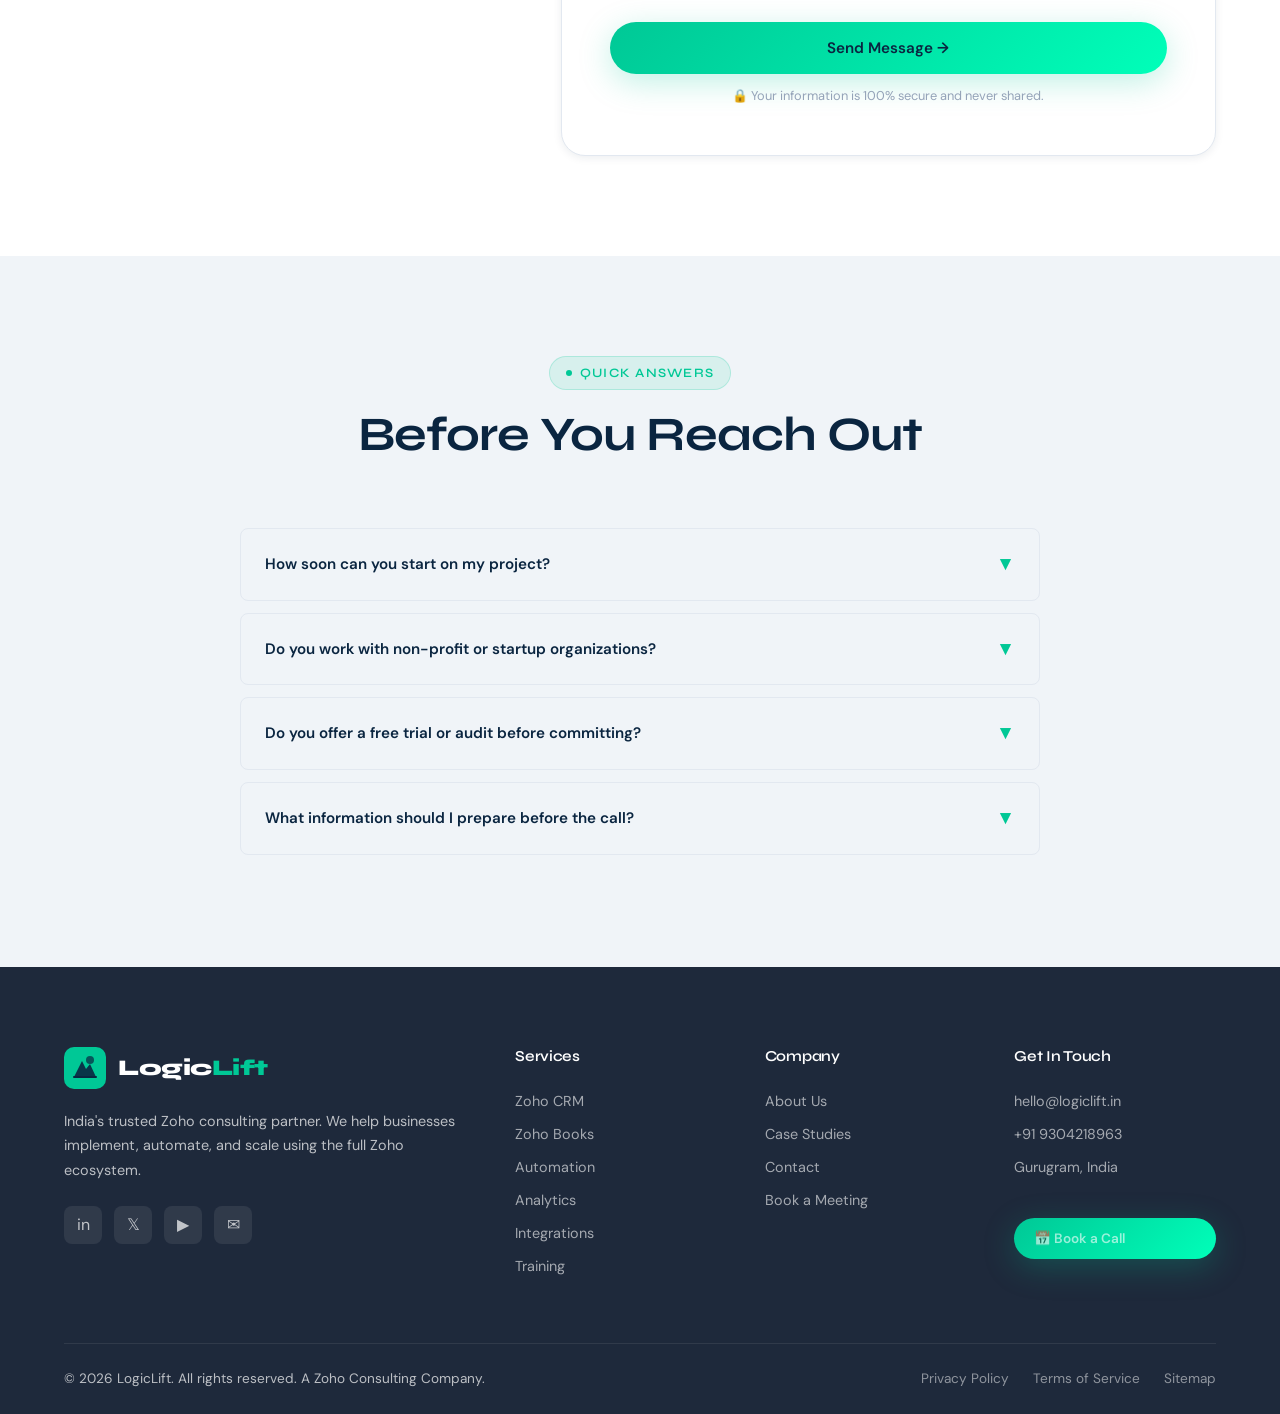
<file: pages/contact.html>
<!DOCTYPE html>
<html lang="en">
<head>
  <meta charset="UTF-8"><meta name="viewport" content="width=device-width, initial-scale=1.0">
  <title>Contact LogicLift | Get a Free Zoho Consultation</title>
  <meta name="description" content="Get in touch with LogicLift's Zoho consulting experts. Schedule a free consultation, ask about our services, or request a custom Zoho implementation quote.">
  <meta name="keywords" content="contact LogicLift, Zoho consultant contact, Zoho consulting inquiry, Zoho implementation quote, free Zoho consultation India">
  <link rel="canonical" href="https://logic-lift.onrender.com/pages/contact">
  <link rel="stylesheet" href="../css/main.css">

  <!--Favicons-->
  <link rel="icon" type="image/png" href="../favicon/favicon-96x96.png" sizes="96x96" />
  <link rel="icon" type="image/svg+xml" href="../favicon/favicon.svg" />
  <link rel="shortcut icon" href="../favicon/favicon.ico" />
  <link rel="apple-touch-icon" sizes="180x180" href="../favicon/apple-touch-icon.png" />
  <link rel="manifest" href="../favicon/site.webmanifest" />

</head>
<body>
  <nav class="navbar light-nav-init scrolled light-nav" id="navbar">
    <div class="container"><div class="nav-inner">
      <a href="../index.html" class="logo"><svg class="logo-icon" viewBox="0 0 42 42" fill="none"><rect width="42" height="42" rx="10" fill="#00C896"/><path d="M10 30L18 14L22 22L26 17L32 30H10Z" fill="#0A2540" opacity="0.9"/><circle cx="26" cy="13" r="4" fill="#0A2540" opacity="0.7"/><path d="M10 30H32" stroke="#0A2540" stroke-width="2" stroke-linecap="round"/></svg><span class="logo-text" style="color:var(--primary)">Logic<span>Lift</span></span></a>
      <ul class="nav-links">
        <li><a href="../index.html">Home</a></li><li><a href="about.html">About</a></li>
        <li class="nav-dropdown"><a href="services.html">Services ▾</a>
          <div class="dropdown-menu">
            <a href="service-crm.html"><span class="drop-icon">🎯</span> Zoho CRM Implementation</a>
            <a href="service-books.html"><span class="drop-icon">📚</span> Zoho Books & Finance</a>
            <a href="service-automation.html"><span class="drop-icon">⚡</span> Workflow Automation</a>
            <a href="service-analytics.html"><span class="drop-icon">📊</span> Zoho Analytics & BI</a>
            <a href="service-integration.html"><span class="drop-icon">🔗</span> Custom Integrations</a>
            <a href="service-training.html"><span class="drop-icon">🎓</span> Training & Support</a>
          </div>
        </li>
        <li><a href="case-studies.html">Case Studies</a></li><li><a href="contact.html" class="active">Contact</a></li>
      </ul>
      <div class="nav-cta"><a href="book.html" class="btn btn-primary">📅 Book a Meeting</a></div>
      <button class="hamburger" id="hamburger"><span></span><span></span><span></span></button>
    </div></div>
  </nav>
  <div class="mobile-nav" id="mobileNav">
    <a href="../index.html">Home</a><a href="about.html">About</a>
    <a href="#" class="mobile-service-toggle">Services ▾</a>
    <div class="mobile-submenu" style="display:none;">
      <a href="service-crm.html">🎯 Zoho CRM</a>
      <a href="service-books.html">📚 Zoho Books</a>
      <a href="service-automation.html">⚡ Automation</a>
      <a href="service-analytics.html">📊 Analytics</a>
      <a href="service-integration.html">🔗 Integrations</a>
      <a href="service-training.html">🎓 Training</a>
    </div>
    <a href="case-studies.html">Case Studies</a><a href="contact.html">Contact</a>
    <a href="book.html" style="color:#00C896;font-weight:700;">📅 Book a Meeting</a>
  </div>

  <section class="page-hero">
    <div class="container"><div class="page-hero-content">
      <div class="breadcrumb" style="justify-content:center;"><a href="../index.html">Home</a><span>/</span><span>Contact</span></div>
      <div class="section-tag" style="margin:0 auto 16px;">Let's Connect</div>
      <h1>Get in Touch with LogicLift</h1>
      <p>Have a project in mind? Want a Zoho audit? Or just curious about what's possible? We'd love to hear from you.</p>
    </div></div>
  </section>

  <!-- Book a Meeting CTA -->
  <div style="background:var(--accent);padding:32px 0;">
    <div class="container">
      <div style="display:flex;align-items:center;justify-content:space-between;flex-wrap:wrap;gap:20px;">
        <div>
          <h3 style="color:var(--primary);font-family:var(--font-display);font-size:1.3rem;margin-bottom:4px;">Prefer to talk directly?</h3>
          <p style="color:rgba(10,37,64,0.75);font-size:0.95rem;">Book a free 30-minute call on Calendly — no commitment required.</p>
        </div>
        <a href="https://calendly.com/ayush1999hzb/30min" target="_blank" class="btn btn-dark" style="white-space:nowrap;">📅 Book Your Free Call Now</a>
      </div>
    </div>
  </div>

  <section class="section">
    <div class="container">
      <div class="contact-grid">
        <!-- Contact Info -->
        <div class="reveal">
          <div class="section-tag">Reach Us</div>
          <h2 class="section-title" style="text-align:left;font-size:2rem;margin-bottom:32px;">We're Here to Help</h2>

          <div class="contact-info-item">
            <div class="contact-icon">📧</div>
            <div><h4>Email Us</h4><p><a href="mailto:hello@logiclift.in" style="color:var(--accent);">hello@logiclift.in</a><br>We respond within 4 business hours.</p></div>
          </div>
          <div class="contact-info-item">
            <div class="contact-icon">📞</div>
            <div><h4>Call Us</h4><p><a href="tel:+919304218963" style="color:var(--accent);">+91 9304218963</a><br>Mon–Fri, 9 AM – 7 PM IST</p></div>
          </div>
          <div class="contact-info-item">
            <div class="contact-icon">📍</div>
            <div><h4>Office</h4><p>Gurugram, India<br>Remote-first. We work with clients globally.</p></div>
          </div>
          <div class="contact-info-item">
            <div class="contact-icon">💬</div>
            <div><h4>WhatsApp</h4><p><a href="https://wa.me/919304218963" style="color:var(--accent);">Chat on WhatsApp →</a><br>Quick questions? We're just a message away.</p></div>
          </div>

          <div style="background:var(--gray-100);border-radius:var(--radius);padding:28px;margin-top:8px;border:1px solid var(--gray-200);">
            <h4 style="color:var(--primary);margin-bottom:12px;font-family:var(--font-display);">⚡ Fast-Track Options</h4>
            <p style="color:var(--gray-600);font-size:0.9rem;line-height:1.7;margin-bottom:16px;">For urgent Zoho needs or time-sensitive implementations, ask about our priority engagement slots.</p>
            <a href="https://calendly.com/ayush1999hzb/30min" target="_blank" class="btn btn-primary" style="font-size:0.9rem;">📅 Book Priority Slot</a>
          </div>
        </div>

        <!-- Contact Form -->
        <div class="contact-form-wrap reveal">
          <h3 style="font-family:var(--font-display);font-size:1.5rem;color:var(--primary);margin-bottom:8px;">Send Us a Message</h3>
          <p style="color:var(--gray-600);font-size:0.9rem;margin-bottom:32px;">Fill in your details and we'll get back to you within one business day.</p>
          <form action="https://formsubmit.co/2d088fd4119f6c8fe8b25703e0c66cc9" method="POST" id="contactForm">
	    <input type="hidden" name="_template" value="table">
	    <input type="hidden" name="_captcha" value="false">
	    <input type="hidden" name="_next" value="https://logic-lift.onrender.com/pages/thankyou.html">
            <div class="form-row">
              <div class="form-group"><label>First Name *</label><input type="text" name="First Name" placeholder="Naveen" required></div>
              <div class="form-group"><label>Last Name *</label><input type="text" name="Last Name" placeholder="Kumar" required></div>
            </div>
            <div class="form-group"><label>Business Email *</label><input type="email" name="Email" placeholder="naveen@yourcompany.com" required></div>
            <div class="form-group"><label>Phone Number</label><input type="tel" name="Phone" placeholder="+91 98765 43210"></div>
            <div class="form-group"><label>Company Name</label><input type="text" name="Company" placeholder="Your Company Pvt Ltd"></div>
            <div class="form-group">
              <label>Service You're Interested In *</label>
              <select name="Service" required>
                <option value="">Select a service...</option>
                <option>Zoho CRM Implementation</option>
                <option>Zoho Books & Finance</option>
                <option>Workflow Automation</option>
                <option>Zoho Analytics & BI</option>
                <option>Custom Integrations</option>
                <option>Training & Support</option>
                <option>Zoho Health Audit</option>
                <option>Full Zoho Stack</option>
                <option>Not Sure — Need Guidance</option>
              </select>
            </div>
            <div class="form-group">
              <label>Budget Range</label>
              <select name="Budget">
                <option value="">Select budget range...</option>
                <option>Under ₹50,000</option>
                <option>₹50,000 – ₹1,50,000</option>
                <option>₹1,50,000 – ₹5,00,000</option>
                <option>₹5,00,000+</option>
                <option>Flexible / Not Sure</option>
              </select>
            </div>
            <div class="form-group">
              <label>Tell Us About Your Project *</label>
              <textarea name="About Project" placeholder="Briefly describe your current Zoho setup (if any), main pain points, and what you're hoping to achieve..." required></textarea>
            </div>
            <button type="submit" class="btn btn-primary" style="width:100%;justify-content:center;padding:16px;">Send Message →</button>
            <p style="font-size:0.8rem;color:var(--gray-400);text-align:center;margin-top:12px;">🔒 Your information is 100% secure and never shared.</p>
          </form>
        </div>
      </div>
    </div>
  </section>

  <!-- FAQ -->
  <section class="section" style="background:var(--gray-100);">
    <div class="container">
      <div class="section-header reveal"><div class="section-tag">Quick Answers</div><h2 class="section-title">Before You Reach Out</h2></div>
      <div class="faq-list">
        <div class="faq-item"><div class="faq-question">How soon can you start on my project? <span class="faq-arrow">▼</span></div><div class="faq-answer"><div class="faq-answer-inner">We typically onboard new clients within 3–5 business days of signing. For urgent projects, we have priority slots available. Book a call to discuss your timeline.</div></div></div>
        <div class="faq-item"><div class="faq-question">Do you work with non-profit or startup organizations? <span class="faq-arrow">▼</span></div><div class="faq-answer"><div class="faq-answer-inner">Yes! We work with businesses of all sizes. We also have special pricing packages for early-stage startups and non-profits. Mention it in your inquiry.</div></div></div>
        <div class="faq-item"><div class="faq-question">Do you offer a free trial or audit before committing? <span class="faq-arrow">▼</span></div><div class="faq-answer"><div class="faq-answer-inner">Yes. Every engagement starts with a free 30-minute discovery call. For existing Zoho users, we offer a paid Zoho Health Audit that gives you a full optimization report — with no obligation to hire us for implementation.</div></div></div>
        <div class="faq-item"><div class="faq-question">What information should I prepare before the call? <span class="faq-arrow">▼</span></div><div class="faq-answer"><div class="faq-answer-inner">It helps to have a rough idea of: (1) your current tools and processes, (2) the biggest operational challenges you face, and (3) your team size and main departments. Don't worry if you don't have all of this — we'll guide the conversation.</div></div></div>
      </div>
    </div>
  </section>

  <!-- ======= FOOTER ======= -->
  <footer class="footer">
    <div class="container">
      <div class="footer-grid">
        <div>
          <div class="footer-logo">
            <a href="index.html" class="logo">
              <svg class="logo-icon" viewBox="0 0 42 42" fill="none">
                <rect width="42" height="42" rx="10" fill="#00C896"/>
                <path d="M10 30L18 14L22 22L26 17L32 30H10Z" fill="#0A2540" opacity="0.9"/>
                <circle cx="26" cy="13" r="4" fill="#0A2540" opacity="0.7"/>
                <path d="M10 30H32" stroke="#0A2540" stroke-width="2" stroke-linecap="round"/>
              </svg>
              <span class="logo-text">Logic<span>Lift</span></span>
            </a>
          </div>
          <p class="footer-desc">India's trusted Zoho consulting partner. We help businesses implement, automate, and scale using the full Zoho ecosystem.</p>
          <div class="footer-social">
            <div class="social-btn" title="LinkedIn">in</div>
            <div class="social-btn" title="Twitter">𝕏</div>
            <div class="social-btn" title="YouTube">▶</div>
            <div class="social-btn" title="Email">✉</div>
          </div>
        </div>
        <div class="footer-col">
          <h4>Services</h4>
          <a href="service-crm.html">Zoho CRM</a>
          <a href="service-books.html">Zoho Books</a>
          <a href="service-automation.html">Automation</a>
          <a href="service-analytics.html">Analytics</a>
          <a href="service-integration.html">Integrations</a>
          <a href="service-training.html">Training</a>
        </div>
        <div class="footer-col">
          <h4>Company</h4>
          <a href="about.html">About Us</a>
          <a href="case-studies.html">Case Studies</a>
          <a href="contact.html">Contact</a>
          <a href="book.html">Book a Meeting</a>
        </div>
        <div class="footer-col">
          <h4>Get In Touch</h4>
          <a href="mailto:hello@logiclift.in">hello@logiclift.in</a>
          <a href="tel:+919304218963">+91 9304218963</a>
          <a href="#">Gurugram, India</a>
          <br>
          <a href="https://calendly.com/ayush1999hzb/30min" target="_blank" class="btn btn-primary" style="margin-top:8px; font-size:0.85rem; padding:10px 20px;">📅 Book a Call</a>
        </div>
      </div>
      <div class="footer-bottom">
        <p>© 2026 LogicLift. All rights reserved. A Zoho Consulting Company.</p>
        <div class="footer-links">
          <a href="#">Privacy Policy</a>
          <a href="#">Terms of Service</a>
          <a href="#">Sitemap</a>
        </div>
      </div>
    </div>
  </footer>
  <script src="../js/main.js"></script>
</body>
</html>
</file>
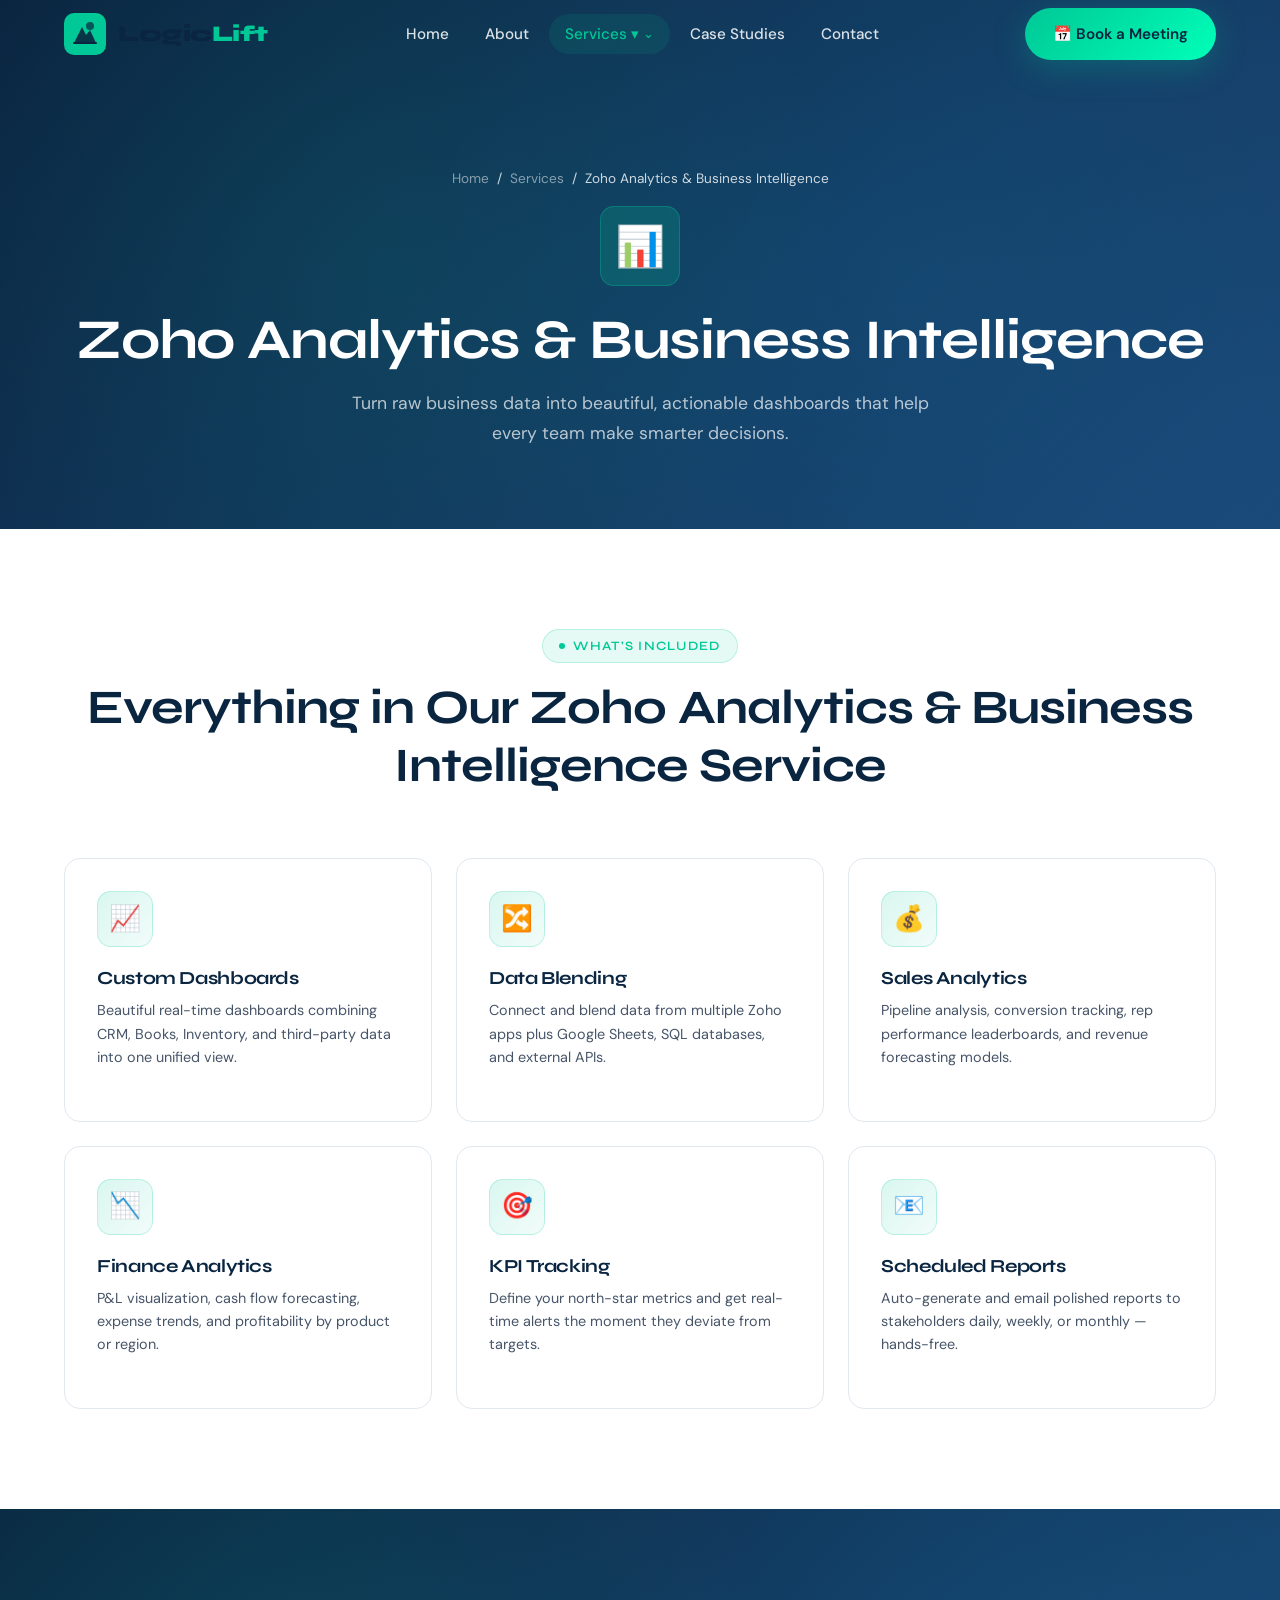
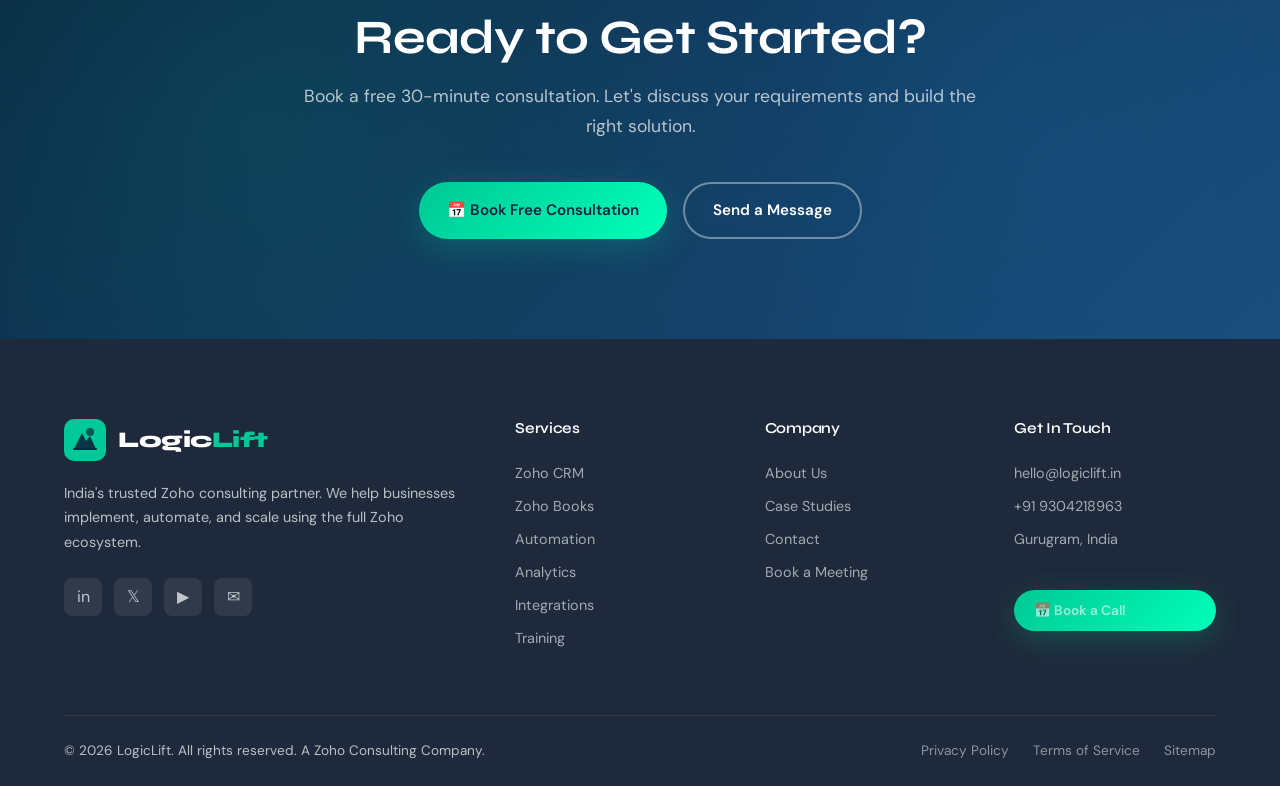
<file: pages/service-analytics.html>
<!DOCTYPE html>
<html lang="en">
<head>
  <meta charset="UTF-8"><meta name="viewport" content="width=device-width, initial-scale=1.0">
  <title>Zoho Analytics & Business Intelligence | LogicLift Zoho Consulting</title>
  <meta name="description" content="Turn raw business data into beautiful, actionable dashboards that help every team make smarter decisions.">
  <link rel="stylesheet" href="../css/main.css">
  
  <!--Favicons-->
  <link rel="icon" type="image/png" href="../favicon/favicon-96x96.png" sizes="96x96" />
  <link rel="icon" type="image/svg+xml" href="../favicon/favicon.svg" />
  <link rel="shortcut icon" href="../favicon/favicon.ico" />
  <link rel="apple-touch-icon" sizes="180x180" href="../favicon/apple-touch-icon.png" />
  <link rel="manifest" href="../favicon/site.webmanifest" />

</head>
<body>
  <nav class="navbar light-nav-init scrolled light-nav" id="navbar">
    <div class="container"><div class="nav-inner">
      <a href="../index.html" class="logo"><svg class="logo-icon" viewBox="0 0 42 42" fill="none"><rect width="42" height="42" rx="10" fill="#00C896"/><path d="M10 30L18 14L22 22L26 17L32 30H10Z" fill="#0A2540" opacity="0.9"/><circle cx="26" cy="13" r="4" fill="#0A2540" opacity="0.7"/><path d="M10 30H32" stroke="#0A2540" stroke-width="2" stroke-linecap="round"/></svg><span class="logo-text" style="color:var(--primary)">Logic<span>Lift</span></span></a>
      <ul class="nav-links">
        <li><a href="../index.html">Home</a></li><li><a href="about.html">About</a></li>
        <li class="nav-dropdown"><a href="services.html" class="active">Services ▾</a>
          <div class="dropdown-menu">
            <a href="service-crm.html"><span class="drop-icon">🎯</span> Zoho CRM Implementation</a>
            <a href="service-books.html"><span class="drop-icon">📚</span> Zoho Books & Finance</a>
            <a href="service-automation.html"><span class="drop-icon">⚡</span> Workflow Automation</a>
            <a href="service-analytics.html"><span class="drop-icon">📊</span> Zoho Analytics & BI</a>
            <a href="service-integration.html"><span class="drop-icon">🔗</span> Custom Integrations</a>
            <a href="service-training.html"><span class="drop-icon">🎓</span> Training & Support</a>
          </div>
        </li>
        <li><a href="case-studies.html">Case Studies</a></li><li><a href="contact.html">Contact</a></li>
      </ul>
      <div class="nav-cta"><a href="book.html" class="btn btn-primary">📅 Book a Meeting</a></div>
      <button class="hamburger" id="hamburger"><span></span><span></span><span></span></button>
    </div></div>
  </nav>
  <div class="mobile-nav" id="mobileNav">
    <a href="../index.html">Home</a><a href="about.html">About</a>
    <a href="#" class="mobile-service-toggle">Services ▾</a>
    <div class="mobile-submenu" style="display:none;">
      <a href="service-crm.html">🎯 Zoho CRM</a>
      <a href="service-books.html">📚 Zoho Books</a>
      <a href="service-automation.html">⚡ Automation</a>
      <a href="service-analytics.html">📊 Analytics</a>
      <a href="service-integration.html">🔗 Integrations</a>
      <a href="service-training.html">🎓 Training</a>
    </div>
    <a href="case-studies.html">Case Studies</a>
    <a href="contact.html">Contact</a>
    <a href="book.html" style="color:#00C896;font-weight:700;">📅 Book a Meeting</a>
  </div>

  <section class="page-hero">
    <div class="container"><div class="page-hero-content">
      <div class="breadcrumb" style="justify-content:center;"><a href="../index.html">Home</a><span>/</span><a href="services.html">Services</a><span>/</span><span>Zoho Analytics & Business Intelligence</span></div>
      <div class="service-icon" style="width:80px;height:80px;font-size:2.5rem;margin:0 auto 20px;background:rgba(0,200,150,0.2);border:1px solid rgba(0,200,150,0.3);">📊</div>
      <h1>Zoho Analytics & Business Intelligence</h1>
      <p>Turn raw business data into beautiful, actionable dashboards that help every team make smarter decisions.</p>
    </div></div>
  </section>

  <section class="section">
    <div class="container">
      <div class="section-header reveal"><div class="section-tag">What's Included</div><h2 class="section-title">Everything in Our Zoho Analytics & Business Intelligence Service</h2></div>
      <div class="services-grid"><div class="service-card reveal"><div class="service-icon">📈</div><h3>Custom Dashboards</h3><p>Beautiful real-time dashboards combining CRM, Books, Inventory, and third-party data into one unified view.</p></div>
<div class="service-card reveal"><div class="service-icon">🔀</div><h3>Data Blending</h3><p>Connect and blend data from multiple Zoho apps plus Google Sheets, SQL databases, and external APIs.</p></div>
<div class="service-card reveal"><div class="service-icon">💰</div><h3>Sales Analytics</h3><p>Pipeline analysis, conversion tracking, rep performance leaderboards, and revenue forecasting models.</p></div>
<div class="service-card reveal"><div class="service-icon">📉</div><h3>Finance Analytics</h3><p>P&L visualization, cash flow forecasting, expense trends, and profitability by product or region.</p></div>
<div class="service-card reveal"><div class="service-icon">🎯</div><h3>KPI Tracking</h3><p>Define your north-star metrics and get real-time alerts the moment they deviate from targets.</p></div>
<div class="service-card reveal"><div class="service-icon">📧</div><h3>Scheduled Reports</h3><p>Auto-generate and email polished reports to stakeholders daily, weekly, or monthly — hands-free.</p></div></div>
    </div>
  </section>

  <section class="section cta-section">
    <div class="container"><div class="cta-content reveal">
      <h2>Ready to Get Started?</h2>
      <p>Book a free 30-minute consultation. Let's discuss your requirements and build the right solution.</p>
      <div class="cta-actions">
        <a href="https://calendly.com/ayush1999hzb/30min" target="_blank" class="btn btn-primary">📅 Book Free Consultation</a>
        <a href="contact.html" class="btn btn-outline">Send a Message</a>
      </div>
    </div></div>
  </section>

  <!-- ======= FOOTER ======= -->
  <footer class="footer">
    <div class="container">
      <div class="footer-grid">
        <div>
          <div class="footer-logo">
            <a href="index.html" class="logo">
              <svg class="logo-icon" viewBox="0 0 42 42" fill="none">
                <rect width="42" height="42" rx="10" fill="#00C896"/>
                <path d="M10 30L18 14L22 22L26 17L32 30H10Z" fill="#0A2540" opacity="0.9"/>
                <circle cx="26" cy="13" r="4" fill="#0A2540" opacity="0.7"/>
                <path d="M10 30H32" stroke="#0A2540" stroke-width="2" stroke-linecap="round"/>
              </svg>
              <span class="logo-text">Logic<span>Lift</span></span>
            </a>
          </div>
          <p class="footer-desc">India's trusted Zoho consulting partner. We help businesses implement, automate, and scale using the full Zoho ecosystem.</p>
          <div class="footer-social">
            <div class="social-btn" title="LinkedIn">in</div>
            <div class="social-btn" title="Twitter">𝕏</div>
            <div class="social-btn" title="YouTube">▶</div>
            <div class="social-btn" title="Email">✉</div>
          </div>
        </div>
        <div class="footer-col">
          <h4>Services</h4>
          <a href="service-crm.html">Zoho CRM</a>
          <a href="service-books.html">Zoho Books</a>
          <a href="service-automation.html">Automation</a>
          <a href="service-analytics.html">Analytics</a>
          <a href="service-integration.html">Integrations</a>
          <a href="service-training.html">Training</a>
        </div>
        <div class="footer-col">
          <h4>Company</h4>
          <a href="about.html">About Us</a>
          <a href="case-studies.html">Case Studies</a>
          <a href="contact.html">Contact</a>
          <a href="book.html">Book a Meeting</a>
        </div>
        <div class="footer-col">
          <h4>Get In Touch</h4>
          <a href="mailto:hello@logiclift.in">hello@logiclift.in</a>
          <a href="tel:+919304218963">+91 9304218963</a>
          <a href="#">Gurugram, India</a>
          <br>
          <a href="https://calendly.com/ayush1999hzb/30min" target="_blank" class="btn btn-primary" style="margin-top:8px; font-size:0.85rem; padding:10px 20px;">📅 Book a Call</a>
        </div>
      </div>
      <div class="footer-bottom">
        <p>© 2026 LogicLift. All rights reserved. A Zoho Consulting Company.</p>
        <div class="footer-links">
          <a href="#">Privacy Policy</a>
          <a href="#">Terms of Service</a>
          <a href="#">Sitemap</a>
        </div>
      </div>
    </div>
  </footer>
  <script src="../js/main.js"></script>
</body>
</html>
</file>
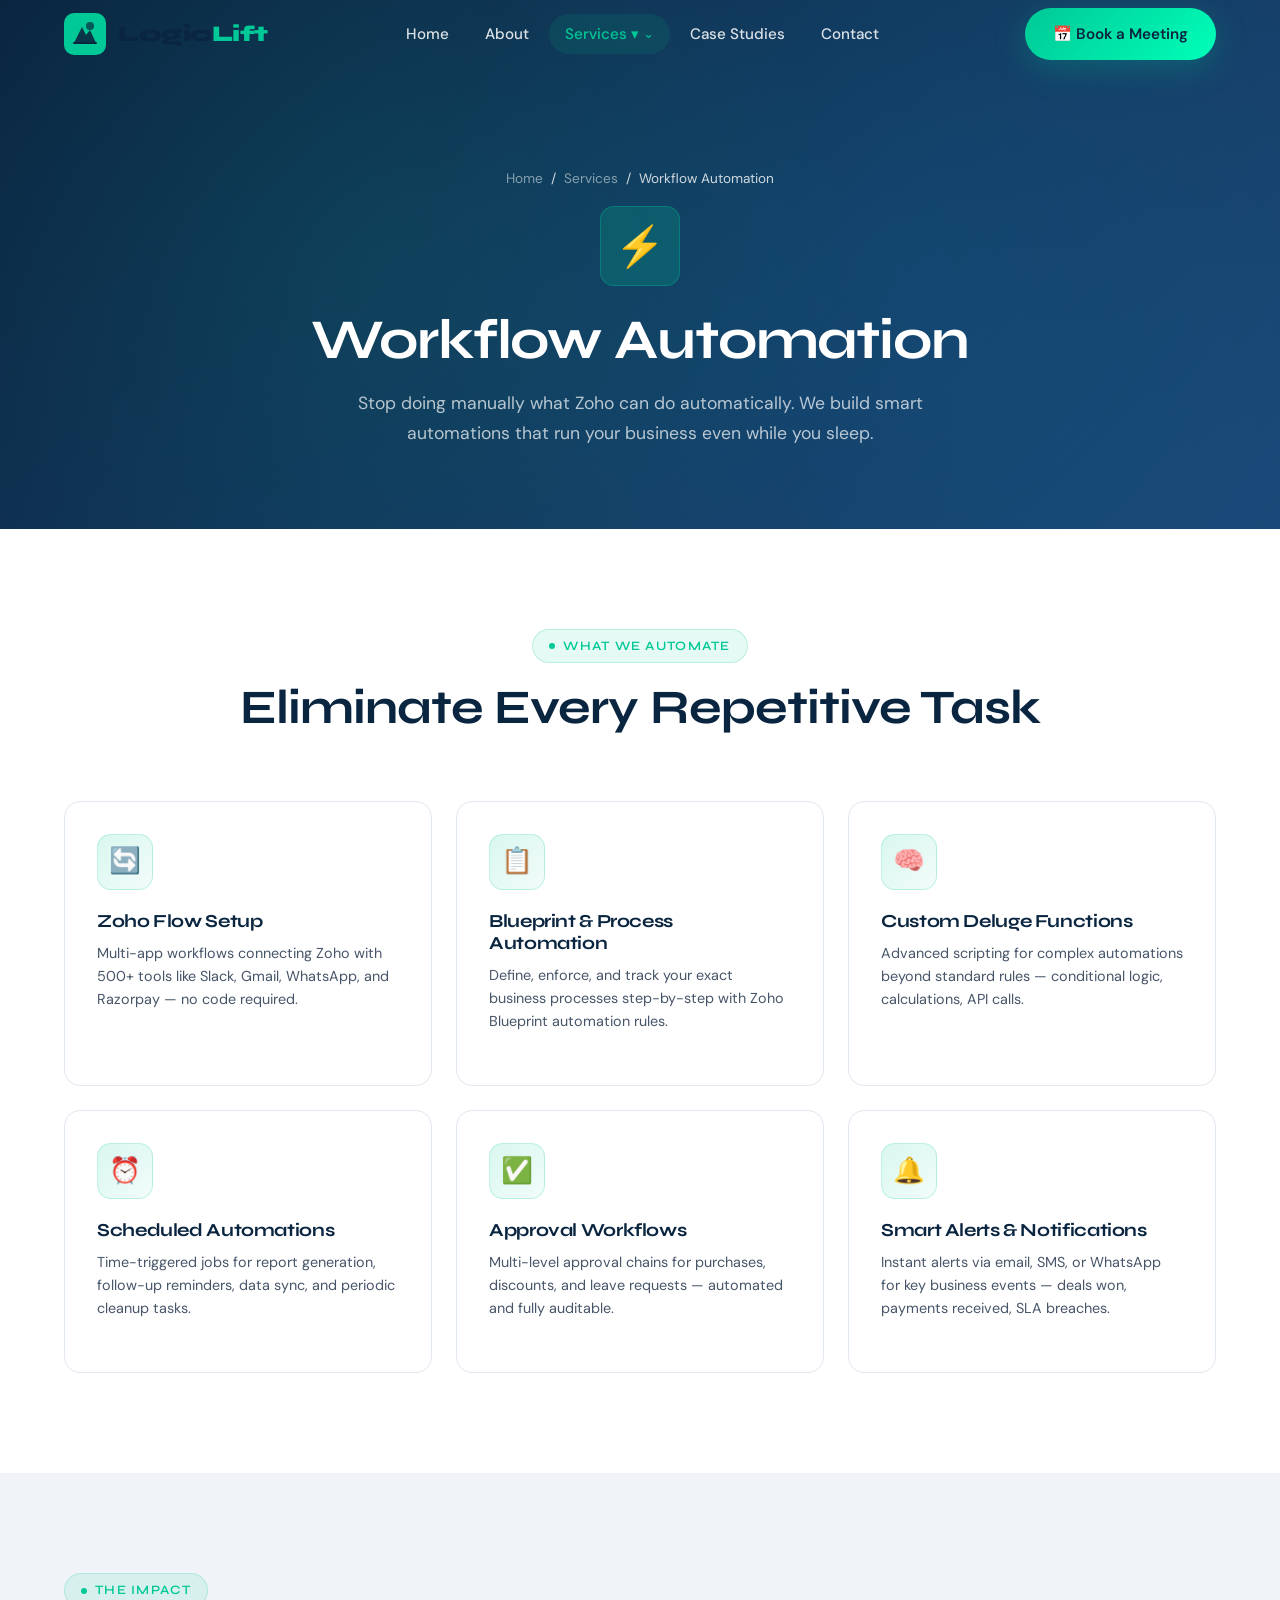
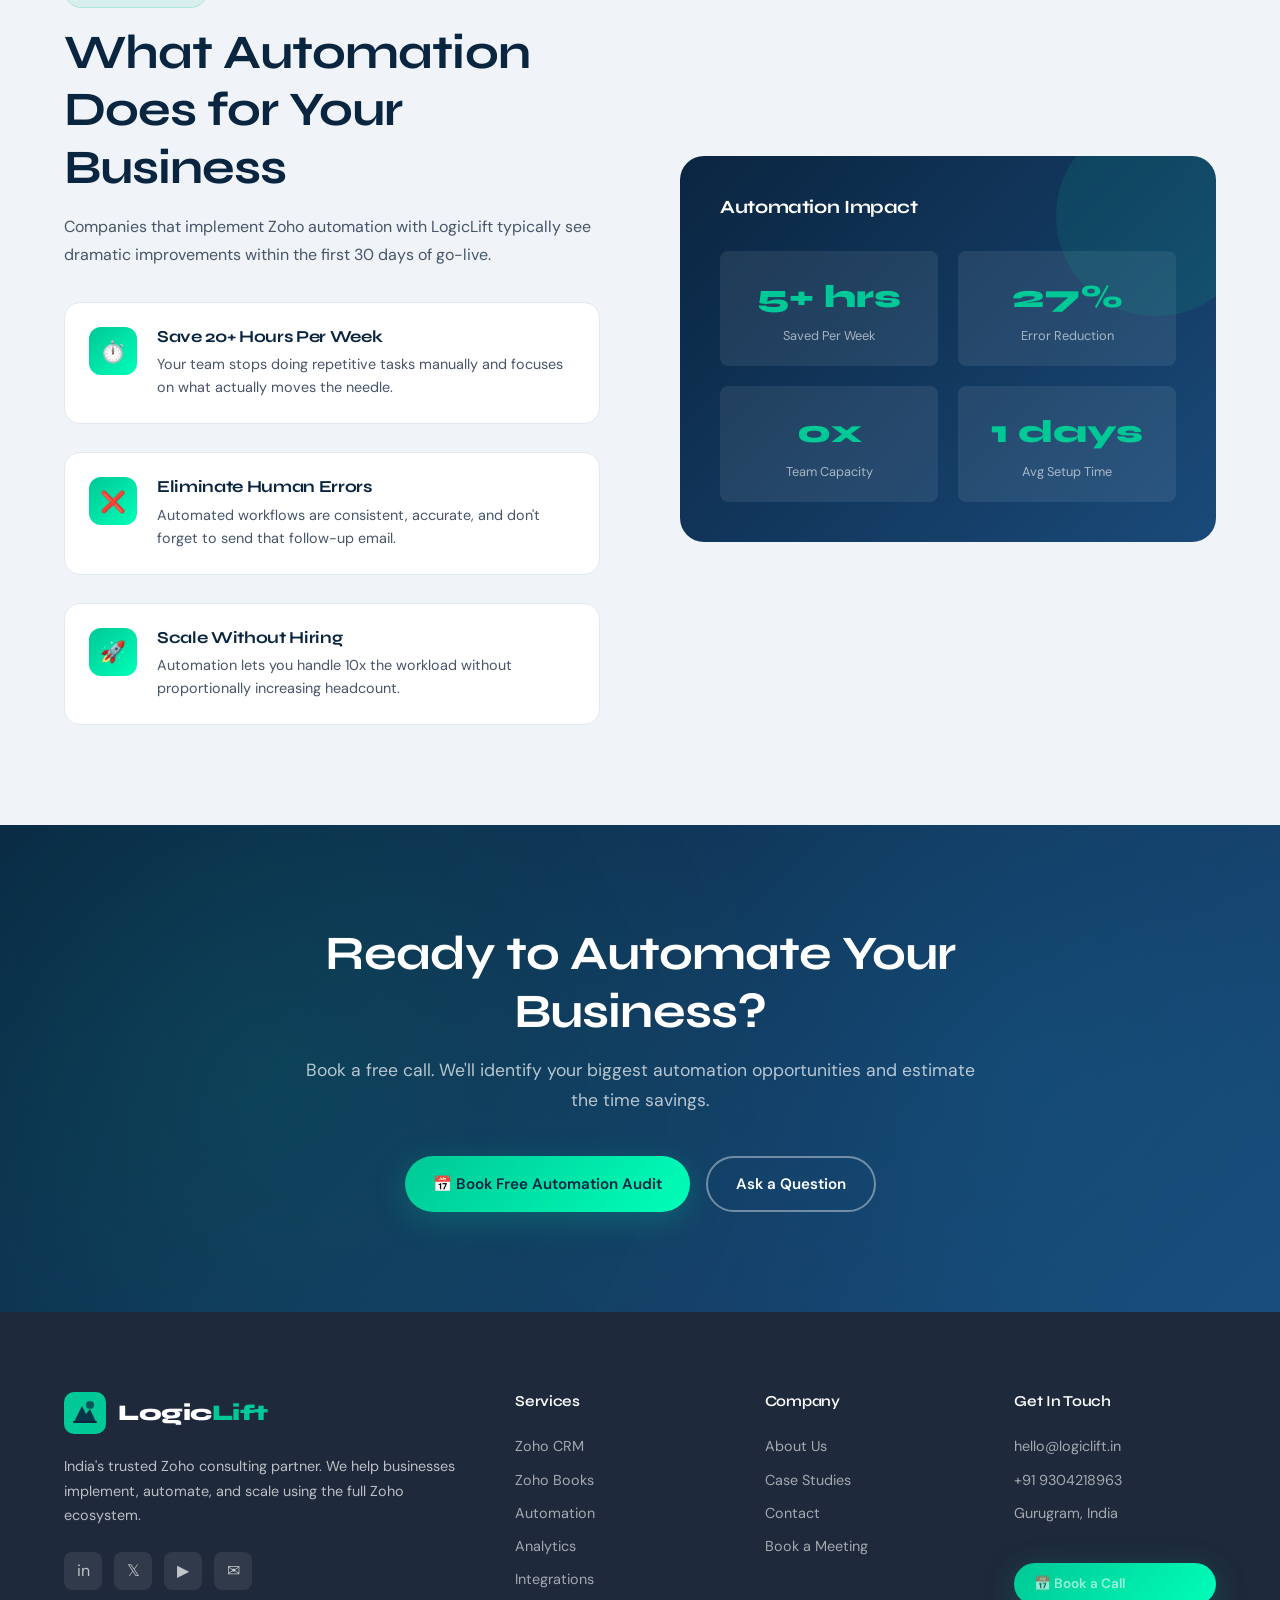
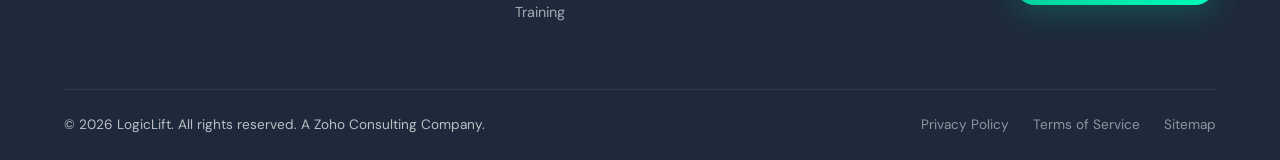
<file: pages/service-automation.html>
<!DOCTYPE html>
<html lang="en">
<head>
  <meta charset="UTF-8"><meta name="viewport" content="width=device-width, initial-scale=1.0">
  <title>Zoho Workflow Automation | LogicLift</title>
  <meta name="description" content="Automate every repetitive task using Zoho Flow, Blueprint, and custom Deluge functions. Save hundreds of hours monthly with LogicLift's automation expertise.">
  <meta name="keywords" content="Zoho workflow automation, Zoho Flow, Zoho Blueprint, Zoho automation consulting India, business process automation">
  <link rel="stylesheet" href="../css/main.css">
 
  <!--Favicons-->
  <link rel="icon" type="image/png" href="../favicon/favicon-96x96.png" sizes="96x96" />
  <link rel="icon" type="image/svg+xml" href="../favicon/favicon.svg" />
  <link rel="shortcut icon" href="../favicon/favicon.ico" />
  <link rel="apple-touch-icon" sizes="180x180" href="../favicon/apple-touch-icon.png" />
  <link rel="manifest" href="../favicon/site.webmanifest" />

</head>
<body>
  <nav class="navbar light-nav-init scrolled light-nav" id="navbar">
    <div class="container"><div class="nav-inner">
      <a href="../index.html" class="logo"><svg class="logo-icon" viewBox="0 0 42 42" fill="none"><rect width="42" height="42" rx="10" fill="#00C896"/><path d="M10 30L18 14L22 22L26 17L32 30H10Z" fill="#0A2540" opacity="0.9"/><circle cx="26" cy="13" r="4" fill="#0A2540" opacity="0.7"/><path d="M10 30H32" stroke="#0A2540" stroke-width="2" stroke-linecap="round"/></svg><span class="logo-text" style="color:var(--primary)">Logic<span>Lift</span></span></a>
      <ul class="nav-links">
        <li><a href="../index.html">Home</a></li><li><a href="about.html">About</a></li>
        <li class="nav-dropdown"><a href="services.html" class="active">Services ▾</a>
          <div class="dropdown-menu">
            <a href="service-crm.html"><span class="drop-icon">🎯</span> Zoho CRM Implementation</a>
            <a href="service-books.html"><span class="drop-icon">📚</span> Zoho Books & Finance</a>
            <a href="service-automation.html"><span class="drop-icon">⚡</span> Workflow Automation</a>
            <a href="service-analytics.html"><span class="drop-icon">📊</span> Zoho Analytics & BI</a>
            <a href="service-integration.html"><span class="drop-icon">🔗</span> Custom Integrations</a>
            <a href="service-training.html"><span class="drop-icon">🎓</span> Training & Support</a>
          </div>
        </li>
        <li><a href="case-studies.html">Case Studies</a></li>
        <li><a href="contact.html">Contact</a></li>
      </ul>
      <div class="nav-cta"><a href="book.html" class="btn btn-primary">📅 Book a Meeting</a></div>
      <button class="hamburger" id="hamburger"><span></span><span></span><span></span></button>
    </div></div>
  </nav>
  <div class="mobile-nav" id="mobileNav">
    <a href="../index.html">Home</a><a href="about.html">About</a>
    <a href="#" class="mobile-service-toggle">Services ▾</a>
    <div class="mobile-submenu" style="display:none;">
      <a href="service-crm.html">🎯 Zoho CRM</a>
      <a href="service-books.html">📚 Zoho Books</a>
      <a href="service-automation.html">⚡ Automation</a>
      <a href="service-analytics.html">📊 Analytics</a>
      <a href="service-integration.html">🔗 Integrations</a>
      <a href="service-training.html">🎓 Training</a>
    </div>
    <a href="case-studies.html">Case Studies</a>
    <a href="contact.html">Contact</a>
    <a href="book.html" style="color:#00C896;font-weight:700;">📅 Book a Meeting</a>
  </div>

  <section class="page-hero">
    <div class="container"><div class="page-hero-content">
      <div class="breadcrumb" style="justify-content:center;"><a href="../index.html">Home</a><span>/</span><a href="services.html">Services</a><span>/</span><span>Workflow Automation</span></div>
      <div class="service-icon" style="width:80px;height:80px;font-size:2.5rem;margin:0 auto 20px;background:rgba(0,200,150,0.2);border:1px solid rgba(0,200,150,0.3);">⚡</div>
      <h1>Workflow Automation</h1>
      <p>Stop doing manually what Zoho can do automatically. We build smart automations that run your business even while you sleep.</p>
    </div></div>
  </section>

  <section class="section">
    <div class="container">
      <div class="section-header reveal"><div class="section-tag">What We Automate</div><h2 class="section-title">Eliminate Every Repetitive Task</h2></div>
      <div class="services-grid">
        <div class="service-card reveal"><div class="service-icon">🔄</div><h3>Zoho Flow Setup</h3><p>Multi-app workflows connecting Zoho with 500+ tools like Slack, Gmail, WhatsApp, and Razorpay — no code required.</p></div>
        <div class="service-card reveal"><div class="service-icon">📋</div><h3>Blueprint & Process Automation</h3><p>Define, enforce, and track your exact business processes step-by-step with Zoho Blueprint automation rules.</p></div>
        <div class="service-card reveal"><div class="service-icon">🧠</div><h3>Custom Deluge Functions</h3><p>Advanced scripting for complex automations beyond standard rules — conditional logic, calculations, API calls.</p></div>
        <div class="service-card reveal"><div class="service-icon">⏰</div><h3>Scheduled Automations</h3><p>Time-triggered jobs for report generation, follow-up reminders, data sync, and periodic cleanup tasks.</p></div>
        <div class="service-card reveal"><div class="service-icon">✅</div><h3>Approval Workflows</h3><p>Multi-level approval chains for purchases, discounts, and leave requests — automated and fully auditable.</p></div>
        <div class="service-card reveal"><div class="service-icon">🔔</div><h3>Smart Alerts & Notifications</h3><p>Instant alerts via email, SMS, or WhatsApp for key business events — deals won, payments received, SLA breaches.</p></div>
      </div>
    </div>
  </section>

  <section class="section" style="background:var(--gray-100);">
    <div class="container">
      <div class="why-grid">
        <div class="reveal">
          <div class="section-tag">The Impact</div>
          <h2 class="section-title" style="text-align:left;">What Automation Does for Your Business</h2>
          <p style="color:var(--gray-600);line-height:1.8;margin-bottom:32px;">Companies that implement Zoho automation with LogicLift typically see dramatic improvements within the first 30 days of go-live.</p>
          <div class="why-features">
            <div class="feature-item"><div class="feature-icon-wrap">⏱️</div><div class="feature-text"><h4>Save 20+ Hours Per Week</h4><p>Your team stops doing repetitive tasks manually and focuses on what actually moves the needle.</p></div></div>
            <div class="feature-item"><div class="feature-icon-wrap">❌</div><div class="feature-text"><h4>Eliminate Human Errors</h4><p>Automated workflows are consistent, accurate, and don't forget to send that follow-up email.</p></div></div>
            <div class="feature-item"><div class="feature-icon-wrap">🚀</div><div class="feature-text"><h4>Scale Without Hiring</h4><p>Automation lets you handle 10x the workload without proportionally increasing headcount.</p></div></div>
          </div>
        </div>
        <div class="reveal">
          <div class="why-card">
            <h3 style="color:white;margin-bottom:8px;">Automation Impact</h3>
            <div class="why-card-stats">
              <div class="stat-box"><div class="num" data-count="20" data-suffix="+ hrs">0</div><div class="lbl">Saved Per Week</div></div>
              <div class="stat-box"><div class="num" data-count="99" data-suffix="%">0%</div><div class="lbl">Error Reduction</div></div>
              <div class="stat-box"><div class="num" data-count="3" data-suffix="x">0x</div><div class="lbl">Team Capacity</div></div>
              <div class="stat-box"><div class="num" data-count="7" data-suffix=" days">0</div><div class="lbl">Avg Setup Time</div></div>
            </div>
          </div>
        </div>
      </div>
    </div>
  </section>

  <section class="section cta-section">
    <div class="container"><div class="cta-content reveal">
      <h2>Ready to Automate Your Business?</h2>
      <p>Book a free call. We'll identify your biggest automation opportunities and estimate the time savings.</p>
      <div class="cta-actions">
        <a href="https://calendly.com/ayush1999hzb/30min" target="_blank" class="btn btn-primary">📅 Book Free Automation Audit</a>
        <a href="contact.html" class="btn btn-outline">Ask a Question</a>
      </div>
    </div></div>
  </section>

  <!-- ======= FOOTER ======= -->
  <footer class="footer">
    <div class="container">
      <div class="footer-grid">
        <div>
          <div class="footer-logo">
            <a href="index.html" class="logo">
              <svg class="logo-icon" viewBox="0 0 42 42" fill="none">
                <rect width="42" height="42" rx="10" fill="#00C896"/>
                <path d="M10 30L18 14L22 22L26 17L32 30H10Z" fill="#0A2540" opacity="0.9"/>
                <circle cx="26" cy="13" r="4" fill="#0A2540" opacity="0.7"/>
                <path d="M10 30H32" stroke="#0A2540" stroke-width="2" stroke-linecap="round"/>
              </svg>
              <span class="logo-text">Logic<span>Lift</span></span>
            </a>
          </div>
          <p class="footer-desc">India's trusted Zoho consulting partner. We help businesses implement, automate, and scale using the full Zoho ecosystem.</p>
          <div class="footer-social">
            <div class="social-btn" title="LinkedIn">in</div>
            <div class="social-btn" title="Twitter">𝕏</div>
            <div class="social-btn" title="YouTube">▶</div>
            <div class="social-btn" title="Email">✉</div>
          </div>
        </div>
        <div class="footer-col">
          <h4>Services</h4>
          <a href="service-crm.html">Zoho CRM</a>
          <a href="service-books.html">Zoho Books</a>
          <a href="service-automation.html">Automation</a>
          <a href="service-analytics.html">Analytics</a>
          <a href="service-integration.html">Integrations</a>
          <a href="service-training.html">Training</a>
        </div>
        <div class="footer-col">
          <h4>Company</h4>
          <a href="about.html">About Us</a>
          <a href="case-studies.html">Case Studies</a>
          <a href="contact.html">Contact</a>
          <a href="book.html">Book a Meeting</a>
        </div>
        <div class="footer-col">
          <h4>Get In Touch</h4>
          <a href="mailto:hello@logiclift.in">hello@logiclift.in</a>
          <a href="tel:+919304218963">+91 9304218963</a>
          <a href="#">Gurugram, India</a>
          <br>
          <a href="https://calendly.com/ayush1999hzb/30min" target="_blank" class="btn btn-primary" style="margin-top:8px; font-size:0.85rem; padding:10px 20px;">📅 Book a Call</a>
        </div>
      </div>
      <div class="footer-bottom">
        <p>© 2026 LogicLift. All rights reserved. A Zoho Consulting Company.</p>
        <div class="footer-links">
          <a href="#">Privacy Policy</a>
          <a href="#">Terms of Service</a>
          <a href="#">Sitemap</a>
        </div>
      </div>
    </div>
  </footer>
  <script src="../js/main.js"></script>
</body>
</html>
</file>
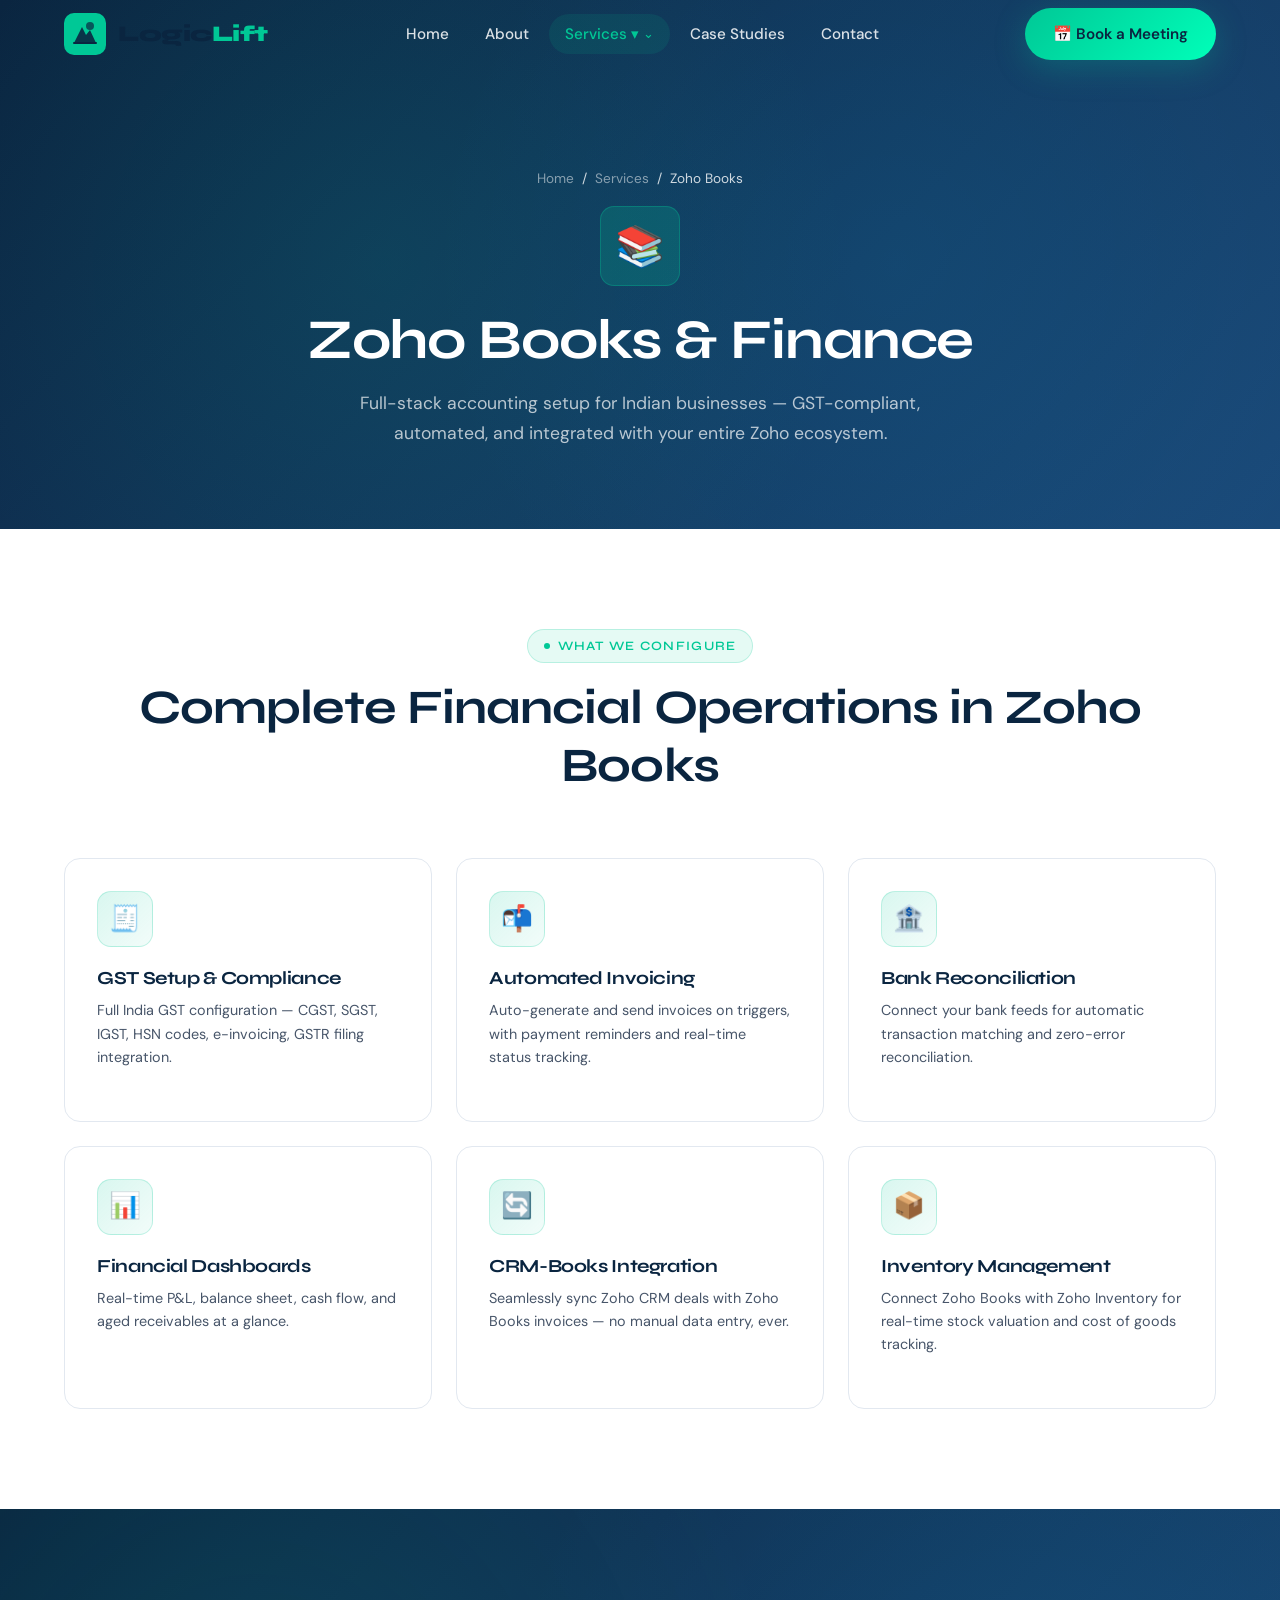
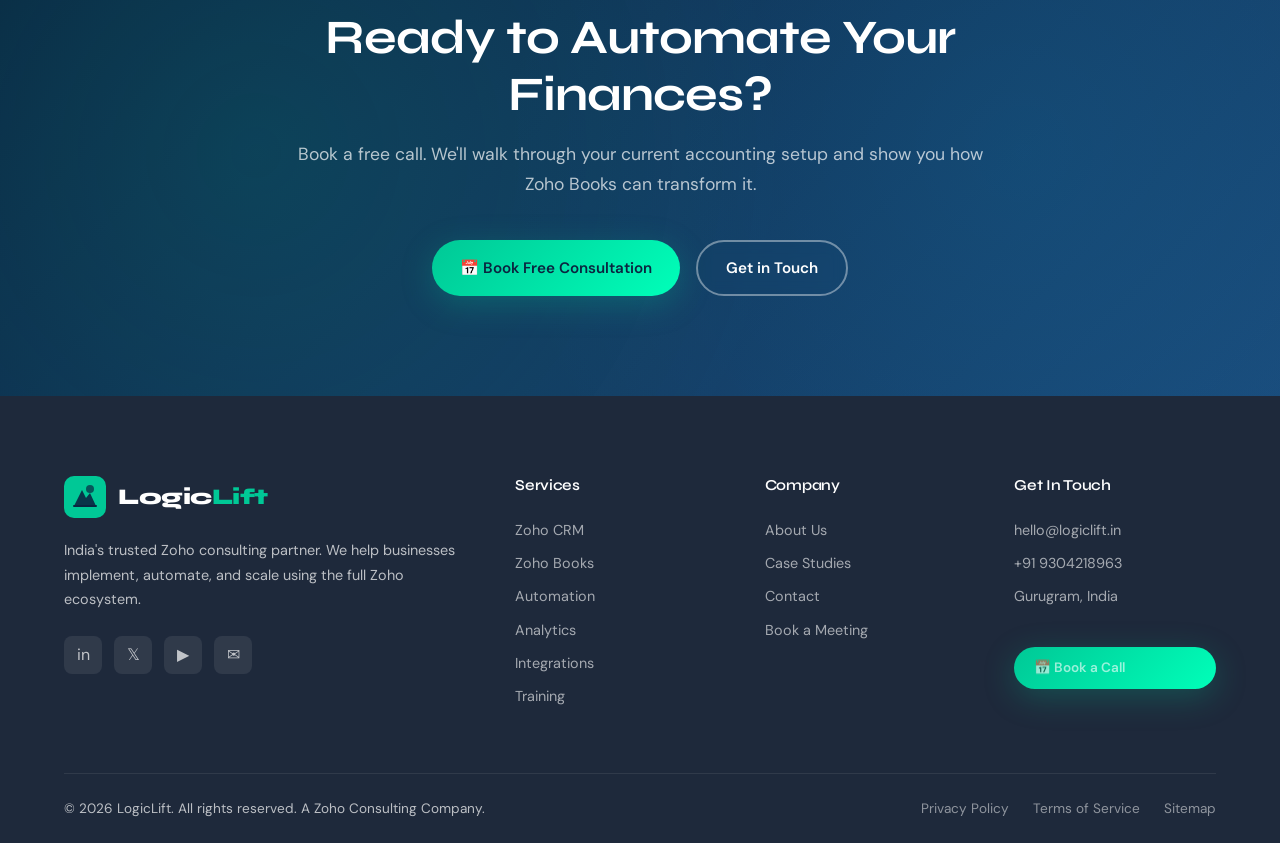
<file: pages/service-books.html>
<!DOCTYPE html>
<html lang="en">
<head>
  <meta charset="UTF-8"><meta name="viewport" content="width=device-width, initial-scale=1.0">
  <title>Zoho Books & Finance Consulting | LogicLift</title>
  <meta name="description" content="Complete Zoho Books implementation with GST compliance, automated invoicing, bank reconciliation, and real-time financial reporting for Indian businesses.">
  <meta name="keywords" content="Zoho Books India, Zoho Books GST, Zoho Books consultant, Zoho accounting setup, Zoho Books implementation, Zoho finance consulting">
  <link rel="stylesheet" href="../css/main.css">

  <!--Favicons-->
  <link rel="icon" type="image/png" href="../favicon/favicon-96x96.png" sizes="96x96" />
  <link rel="icon" type="image/svg+xml" href="../favicon/favicon.svg" />
  <link rel="shortcut icon" href="../favicon/favicon.ico" />
  <link rel="apple-touch-icon" sizes="180x180" href="../favicon/apple-touch-icon.png" />
  <link rel="manifest" href="../favicon/site.webmanifest" />

</head>
<body>
  <nav class="navbar light-nav-init scrolled light-nav" id="navbar">
    <div class="container"><div class="nav-inner">
      <a href="../index.html" class="logo"><svg class="logo-icon" viewBox="0 0 42 42" fill="none"><rect width="42" height="42" rx="10" fill="#00C896"/><path d="M10 30L18 14L22 22L26 17L32 30H10Z" fill="#0A2540" opacity="0.9"/><circle cx="26" cy="13" r="4" fill="#0A2540" opacity="0.7"/><path d="M10 30H32" stroke="#0A2540" stroke-width="2" stroke-linecap="round"/></svg><span class="logo-text" style="color:var(--primary)">Logic<span>Lift</span></span></a>
      <ul class="nav-links">
        <li><a href="../index.html">Home</a></li><li><a href="about.html">About</a></li>
        <li class="nav-dropdown"><a href="services.html" class="active">Services ▾</a>
          <div class="dropdown-menu">
            <a href="service-crm.html"><span class="drop-icon">🎯</span> Zoho CRM Implementation</a>
            <a href="service-books.html"><span class="drop-icon">📚</span> Zoho Books & Finance</a>
            <a href="service-automation.html"><span class="drop-icon">⚡</span> Workflow Automation</a>
            <a href="service-analytics.html"><span class="drop-icon">📊</span> Zoho Analytics & BI</a>
            <a href="service-integration.html"><span class="drop-icon">🔗</span> Custom Integrations</a>
            <a href="service-training.html"><span class="drop-icon">🎓</span> Training & Support</a>
          </div>
        </li>
        <li><a href="case-studies.html">Case Studies</a></li>
        <li><a href="contact.html">Contact</a></li>
      </ul>
      <div class="nav-cta"><a href="book.html" class="btn btn-primary">📅 Book a Meeting</a></div>
      <button class="hamburger" id="hamburger"><span></span><span></span><span></span></button>
    </div></div>
  </nav>
  <div class="mobile-nav" id="mobileNav">
    <a href="../index.html">Home</a><a href="about.html">About</a>
    <a href="#" class="mobile-service-toggle">Services ▾</a>
    <div class="mobile-submenu" style="display:none;">
      <a href="service-crm.html">🎯 Zoho CRM</a>
      <a href="service-books.html">📚 Zoho Books</a>
      <a href="service-automation.html">⚡ Automation</a>
      <a href="service-analytics.html">📊 Analytics</a>
      <a href="service-integration.html">🔗 Integrations</a>
      <a href="service-training.html">🎓 Training</a>
    </div>
    <a href="case-studies.html">Case Studies</a>
    <a href="contact.html">Contact</a>
    <a href="book.html" style="color:#00C896;font-weight:700;">📅 Book a Meeting</a>
  </div>

  <section class="page-hero">
    <div class="container"><div class="page-hero-content">
      <div class="breadcrumb" style="justify-content:center;"><a href="../index.html">Home</a><span>/</span><a href="services.html">Services</a><span>/</span><span>Zoho Books</span></div>
      <div class="service-icon" style="width:80px;height:80px;font-size:2.5rem;margin:0 auto 20px;background:rgba(0,200,150,0.2);border:1px solid rgba(0,200,150,0.3);">📚</div>
      <h1>Zoho Books & Finance</h1>
      <p>Full-stack accounting setup for Indian businesses — GST-compliant, automated, and integrated with your entire Zoho ecosystem.</p>
    </div></div>
  </section>

  <section class="section">
    <div class="container">
      <div class="section-header reveal"><div class="section-tag">What We Configure</div><h2 class="section-title">Complete Financial Operations in Zoho Books</h2></div>
      <div class="services-grid">
        <div class="service-card reveal"><div class="service-icon">🧾</div><h3>GST Setup & Compliance</h3><p>Full India GST configuration — CGST, SGST, IGST, HSN codes, e-invoicing, GSTR filing integration.</p></div>
        <div class="service-card reveal"><div class="service-icon">📬</div><h3>Automated Invoicing</h3><p>Auto-generate and send invoices on triggers, with payment reminders and real-time status tracking.</p></div>
        <div class="service-card reveal"><div class="service-icon">🏦</div><h3>Bank Reconciliation</h3><p>Connect your bank feeds for automatic transaction matching and zero-error reconciliation.</p></div>
        <div class="service-card reveal"><div class="service-icon">📊</div><h3>Financial Dashboards</h3><p>Real-time P&L, balance sheet, cash flow, and aged receivables at a glance.</p></div>
        <div class="service-card reveal"><div class="service-icon">🔄</div><h3>CRM-Books Integration</h3><p>Seamlessly sync Zoho CRM deals with Zoho Books invoices — no manual data entry, ever.</p></div>
        <div class="service-card reveal"><div class="service-icon">📦</div><h3>Inventory Management</h3><p>Connect Zoho Books with Zoho Inventory for real-time stock valuation and cost of goods tracking.</p></div>
      </div>
    </div>
  </section>

  <section class="section cta-section">
    <div class="container"><div class="cta-content reveal">
      <h2>Ready to Automate Your Finances?</h2>
      <p>Book a free call. We'll walk through your current accounting setup and show you how Zoho Books can transform it.</p>
      <div class="cta-actions">
        <a href="https://calendly.com/ayush1999hzb/30min" target="_blank" class="btn btn-primary">📅 Book Free Consultation</a>
        <a href="contact.html" class="btn btn-outline">Get in Touch</a>
      </div>
    </div></div>
  </section>

  <!-- ======= FOOTER ======= -->
  <footer class="footer">
    <div class="container">
      <div class="footer-grid">
        <div>
          <div class="footer-logo">
            <a href="index.html" class="logo">
              <svg class="logo-icon" viewBox="0 0 42 42" fill="none">
                <rect width="42" height="42" rx="10" fill="#00C896"/>
                <path d="M10 30L18 14L22 22L26 17L32 30H10Z" fill="#0A2540" opacity="0.9"/>
                <circle cx="26" cy="13" r="4" fill="#0A2540" opacity="0.7"/>
                <path d="M10 30H32" stroke="#0A2540" stroke-width="2" stroke-linecap="round"/>
              </svg>
              <span class="logo-text">Logic<span>Lift</span></span>
            </a>
          </div>
          <p class="footer-desc">India's trusted Zoho consulting partner. We help businesses implement, automate, and scale using the full Zoho ecosystem.</p>
          <div class="footer-social">
            <div class="social-btn" title="LinkedIn">in</div>
            <div class="social-btn" title="Twitter">𝕏</div>
            <div class="social-btn" title="YouTube">▶</div>
            <div class="social-btn" title="Email">✉</div>
          </div>
        </div>
        <div class="footer-col">
          <h4>Services</h4>
          <a href="service-crm.html">Zoho CRM</a>
          <a href="service-books.html">Zoho Books</a>
          <a href="service-automation.html">Automation</a>
          <a href="service-analytics.html">Analytics</a>
          <a href="service-integration.html">Integrations</a>
          <a href="service-training.html">Training</a>
        </div>
        <div class="footer-col">
          <h4>Company</h4>
          <a href="about.html">About Us</a>
          <a href="case-studies.html">Case Studies</a>
          <a href="contact.html">Contact</a>
          <a href="book.html">Book a Meeting</a>
        </div>
        <div class="footer-col">
          <h4>Get In Touch</h4>
          <a href="mailto:hello@logiclift.in">hello@logiclift.in</a>
          <a href="tel:+919304218963">+91 9304218963</a>
          <a href="#">Gurugram, India</a>
          <br>
          <a href="https://calendly.com/ayush1999hzb/30min" target="_blank" class="btn btn-primary" style="margin-top:8px; font-size:0.85rem; padding:10px 20px;">📅 Book a Call</a>
        </div>
      </div>
      <div class="footer-bottom">
        <p>© 2026 LogicLift. All rights reserved. A Zoho Consulting Company.</p>
        <div class="footer-links">
          <a href="#">Privacy Policy</a>
          <a href="#">Terms of Service</a>
          <a href="#">Sitemap</a>
        </div>
      </div>
    </div>
  </footer>
  <script src="../js/main.js"></script>
</body>
</html>
</file>
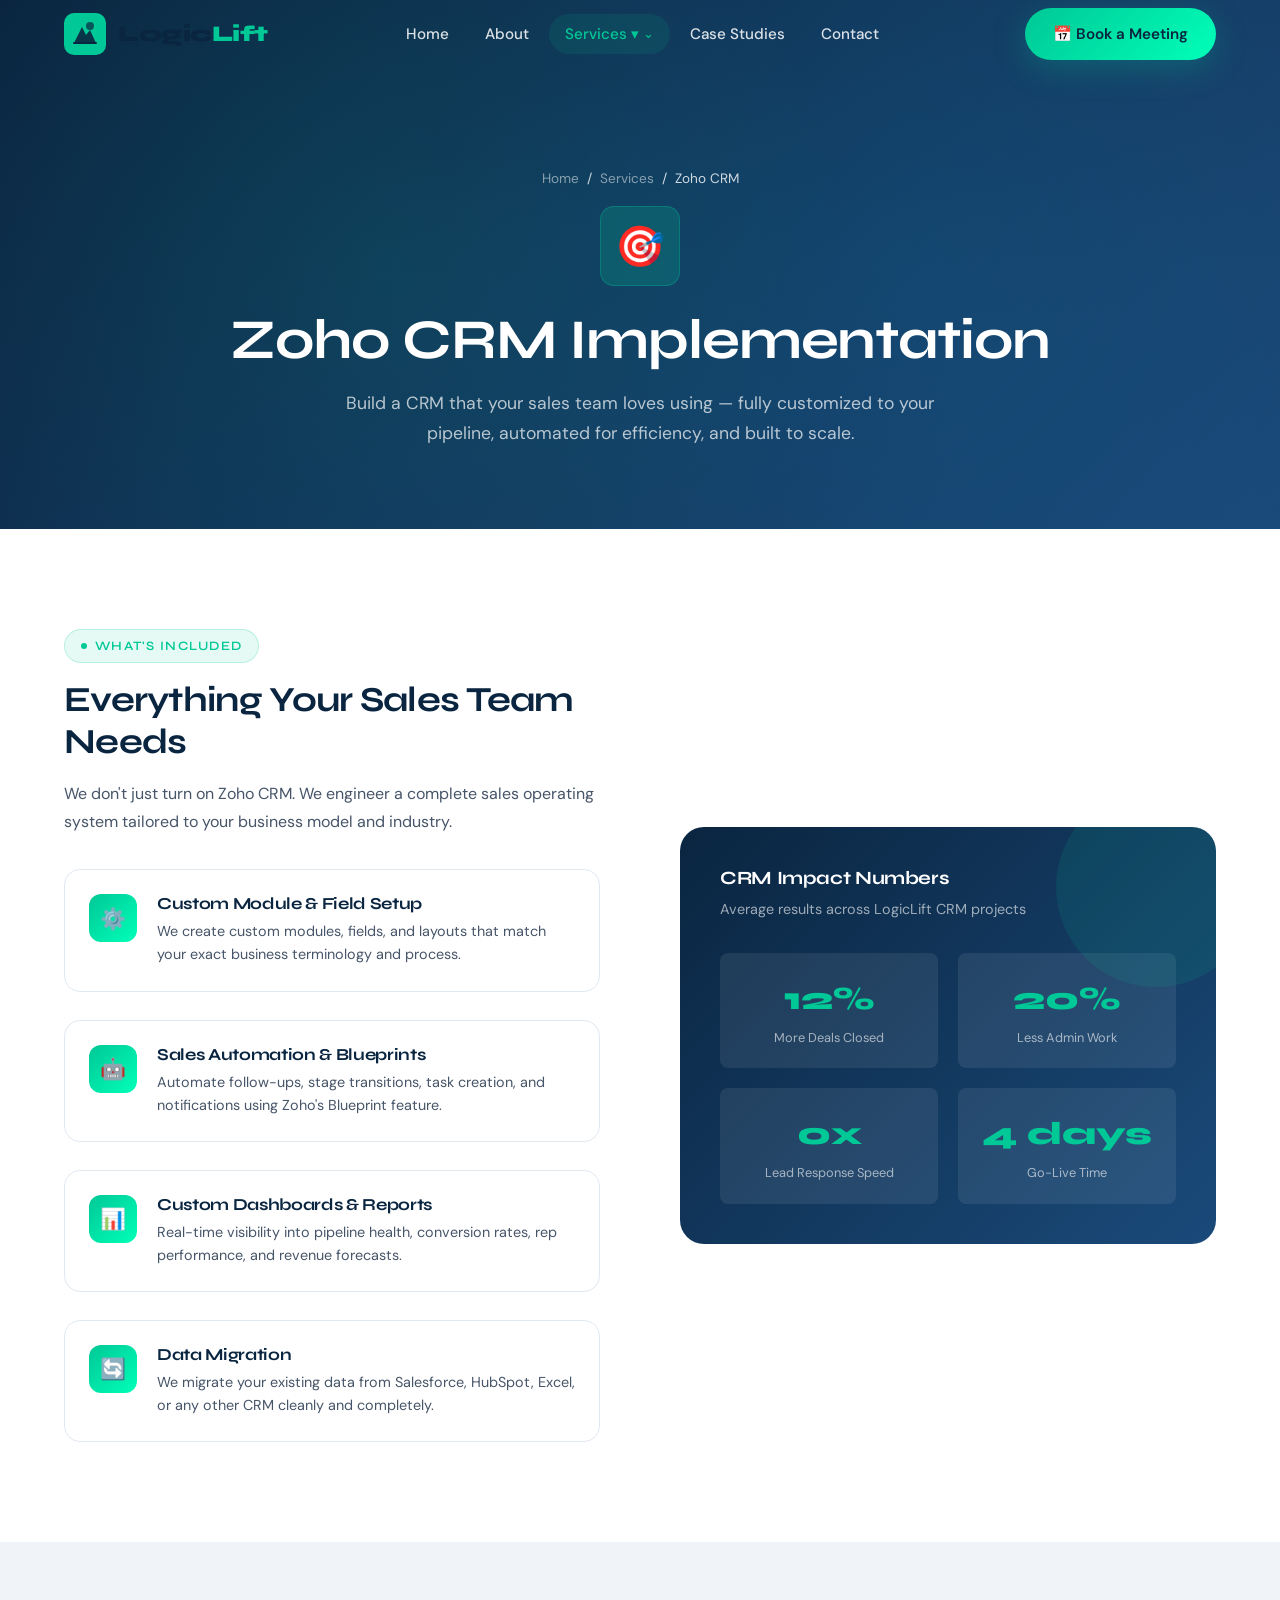
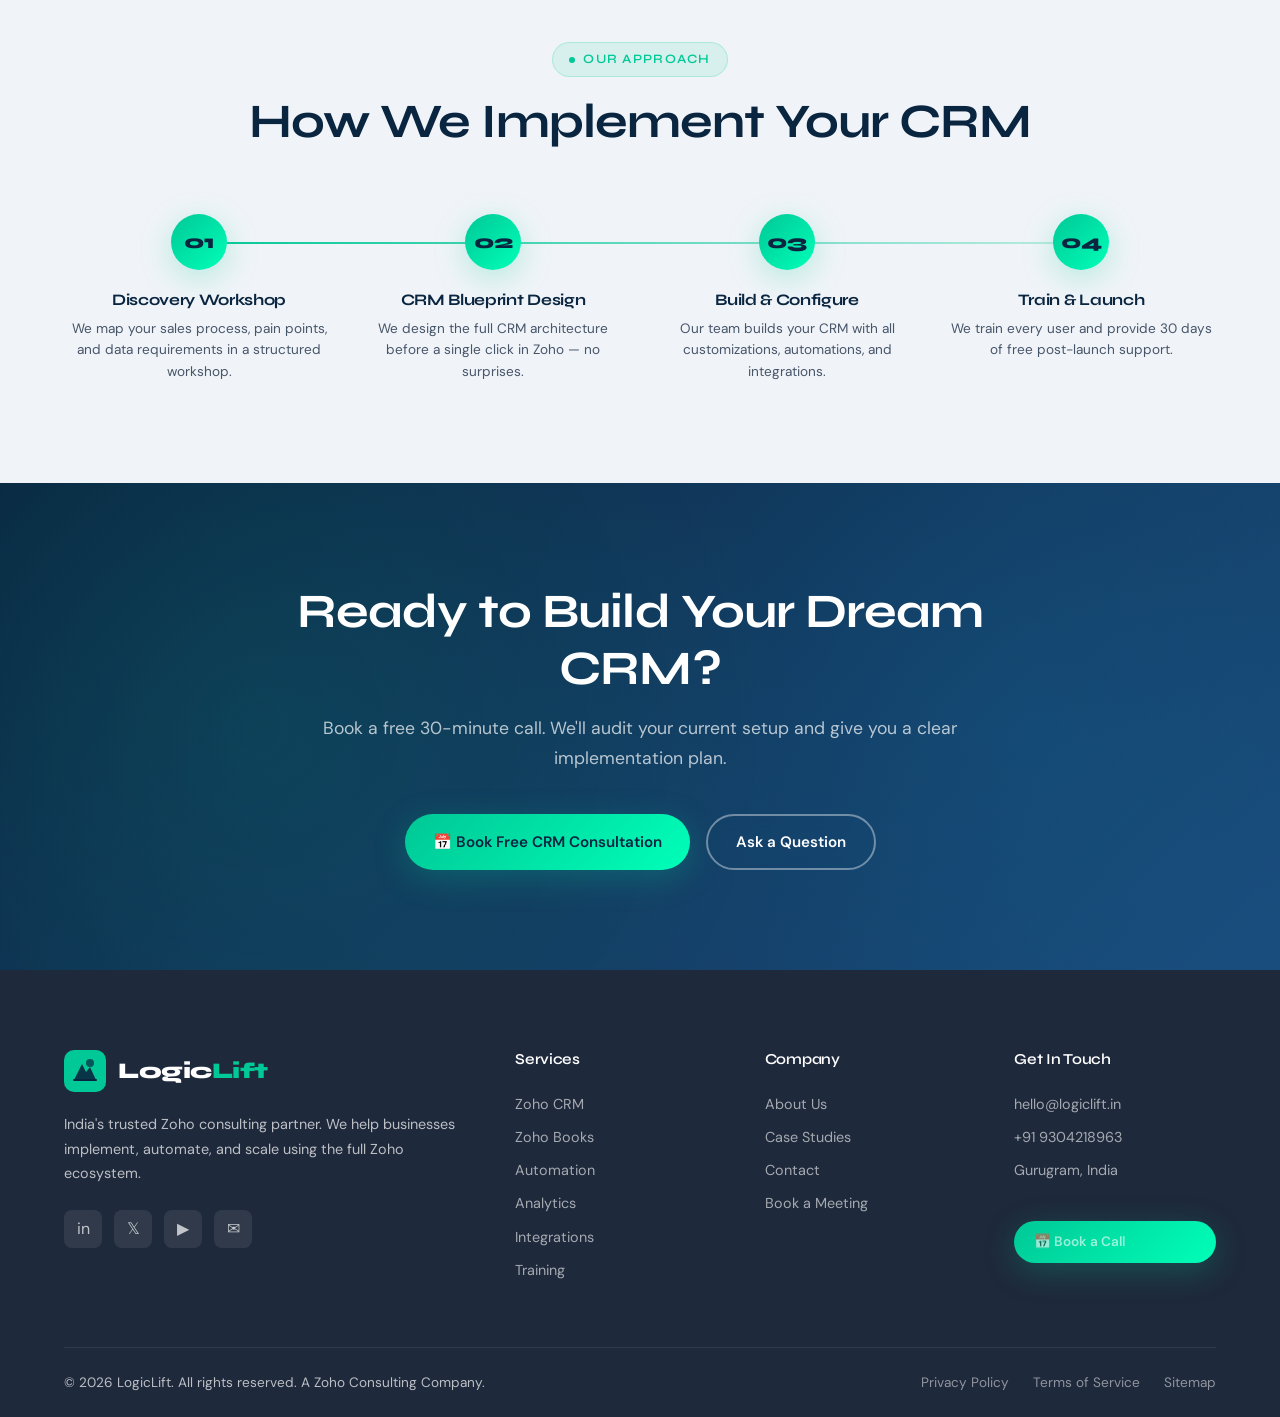
<file: pages/service-crm.html>
<!DOCTYPE html>
<html lang="en">
<head>
  <meta charset="UTF-8"><meta name="viewport" content="width=device-width, initial-scale=1.0">
  <title>Zoho CRM Implementation Services | LogicLift</title>
  <meta name="description" content="Expert Zoho CRM implementation, customization, and automation. We help businesses build a high-performance CRM that actually drives sales growth.">
  <meta name="keywords" content="Zoho CRM implementation, Zoho CRM consultant India, Zoho CRM setup, Zoho CRM customization, CRM migration, Zoho sales automation">
  <link rel="canonical" href="https://logic-lift.onrender.com/pages/service-crm">
  <link rel="stylesheet" href="../css/main.css">

  <!--Favicons-->
  <link rel="icon" type="image/png" href="../favicon/favicon-96x96.png" sizes="96x96" />
  <link rel="icon" type="image/svg+xml" href="../favicon/favicon.svg" />
  <link rel="shortcut icon" href="../favicon/favicon.ico" />
  <link rel="apple-touch-icon" sizes="180x180" href="../favicon/apple-touch-icon.png" />
  <link rel="manifest" href="../favicon/site.webmanifest" />

</head>
<body>
  <nav class="navbar light-nav-init scrolled light-nav" id="navbar">
    <div class="container"><div class="nav-inner">
      <a href="../index.html" class="logo"><svg class="logo-icon" viewBox="0 0 42 42" fill="none"><rect width="42" height="42" rx="10" fill="#00C896"/><path d="M10 30L18 14L22 22L26 17L32 30H10Z" fill="#0A2540" opacity="0.9"/><circle cx="26" cy="13" r="4" fill="#0A2540" opacity="0.7"/><path d="M10 30H32" stroke="#0A2540" stroke-width="2" stroke-linecap="round"/></svg><span class="logo-text" style="color:var(--primary)">Logic<span>Lift</span></span></a>
      <ul class="nav-links">
        <li><a href="../index.html">Home</a></li><li><a href="about.html">About</a></li>
        <li class="nav-dropdown"><a href="services.html" class="active">Services ▾</a>
          <div class="dropdown-menu">
            <a href="service-crm.html"><span class="drop-icon">🎯</span> Zoho CRM Implementation</a>
            <a href="service-books.html"><span class="drop-icon">📚</span> Zoho Books & Finance</a>
            <a href="service-automation.html"><span class="drop-icon">⚡</span> Workflow Automation</a>
            <a href="service-analytics.html"><span class="drop-icon">📊</span> Zoho Analytics & BI</a>
            <a href="service-integration.html"><span class="drop-icon">🔗</span> Custom Integrations</a>
            <a href="service-training.html"><span class="drop-icon">🎓</span> Training & Support</a>
          </div>
        </li>
        <li><a href="case-studies.html">Case Studies</a></li>
        <li><a href="contact.html">Contact</a></li>
      </ul>
      <div class="nav-cta"><a href="book.html" class="btn btn-primary">📅 Book a Meeting</a></div>
      <button class="hamburger" id="hamburger"><span></span><span></span><span></span></button>
    </div></div>
  </nav>
  <div class="mobile-nav" id="mobileNav">
    <a href="../index.html">Home</a><a href="about.html">About</a>
    <a href="#" class="mobile-service-toggle">Services ▾</a>
    <div class="mobile-submenu" style="display:none;">
      <a href="service-crm.html">🎯 Zoho CRM</a>
      <a href="service-books.html">📚 Zoho Books</a>
      <a href="service-automation.html">⚡ Automation</a>
      <a href="service-analytics.html">📊 Analytics</a>
      <a href="service-integration.html">🔗 Integrations</a>
      <a href="service-training.html">🎓 Training</a>
    </div>
    <a href="case-studies.html">Case Studies</a>
    <a href="contact.html">Contact</a>
    <a href="book.html" style="color:#00C896;font-weight:700;">📅 Book a Meeting</a>
  </div>

  <section class="page-hero">
    <div class="container"><div class="page-hero-content">
      <div class="breadcrumb" style="justify-content:center;"><a href="../index.html">Home</a><span>/</span><a href="services.html">Services</a><span>/</span><span>Zoho CRM</span></div>
      <div class="service-icon" style="width:80px;height:80px;font-size:2.5rem;margin:0 auto 20px;background:rgba(0,200,150,0.2);border:1px solid rgba(0,200,150,0.3);">🎯</div>
      <h1>Zoho CRM Implementation</h1>
      <p>Build a CRM that your sales team loves using — fully customized to your pipeline, automated for efficiency, and built to scale.</p>
    </div></div>
  </section>

  <section class="section">
    <div class="container">
      <div class="why-grid">
        <div class="reveal">
          <div class="section-tag">What's Included</div>
          <h2 class="section-title" style="text-align:left;font-size:2.2rem;">Everything Your Sales Team Needs</h2>
          <p style="color:var(--gray-600);line-height:1.8;margin-bottom:32px;">We don't just turn on Zoho CRM. We engineer a complete sales operating system tailored to your business model and industry.</p>
          <div class="why-features">
            <div class="feature-item"><div class="feature-icon-wrap">⚙️</div><div class="feature-text"><h4>Custom Module & Field Setup</h4><p>We create custom modules, fields, and layouts that match your exact business terminology and process.</p></div></div>
            <div class="feature-item"><div class="feature-icon-wrap">🤖</div><div class="feature-text"><h4>Sales Automation & Blueprints</h4><p>Automate follow-ups, stage transitions, task creation, and notifications using Zoho's Blueprint feature.</p></div></div>
            <div class="feature-item"><div class="feature-icon-wrap">📊</div><div class="feature-text"><h4>Custom Dashboards & Reports</h4><p>Real-time visibility into pipeline health, conversion rates, rep performance, and revenue forecasts.</p></div></div>
            <div class="feature-item"><div class="feature-icon-wrap">🔄</div><div class="feature-text"><h4>Data Migration</h4><p>We migrate your existing data from Salesforce, HubSpot, Excel, or any other CRM cleanly and completely.</p></div></div>
          </div>
        </div>
        <div class="reveal">
          <div class="why-card">
            <h3 style="color:white;margin-bottom:8px;">CRM Impact Numbers</h3>
            <p style="color:rgba(255,255,255,0.6);font-size:0.9rem;margin-bottom:24px;">Average results across LogicLift CRM projects</p>
            <div class="why-card-stats">
              <div class="stat-box"><div class="num" data-count="38" data-suffix="%">0%</div><div class="lbl">More Deals Closed</div></div>
              <div class="stat-box"><div class="num" data-count="60" data-suffix="%">0%</div><div class="lbl">Less Admin Work</div></div>
              <div class="stat-box"><div class="num" data-count="2" data-suffix="x">0x</div><div class="lbl">Lead Response Speed</div></div>
              <div class="stat-box"><div class="num" data-count="14" data-suffix=" days">0</div><div class="lbl">Go-Live Time</div></div>
            </div>
          </div>
        </div>
      </div>
    </div>
  </section>

  <section class="section" style="background:var(--gray-100);">
    <div class="container">
      <div class="section-header reveal"><div class="section-tag">Our Approach</div><h2 class="section-title">How We Implement Your CRM</h2></div>
      <div class="process-steps">
        <div class="process-step reveal"><div class="step-number">01</div><h3>Discovery Workshop</h3><p>We map your sales process, pain points, and data requirements in a structured workshop.</p></div>
        <div class="process-step reveal"><div class="step-number">02</div><h3>CRM Blueprint Design</h3><p>We design the full CRM architecture before a single click in Zoho — no surprises.</p></div>
        <div class="process-step reveal"><div class="step-number">03</div><h3>Build & Configure</h3><p>Our team builds your CRM with all customizations, automations, and integrations.</p></div>
        <div class="process-step reveal"><div class="step-number">04</div><h3>Train & Launch</h3><p>We train every user and provide 30 days of free post-launch support.</p></div>
      </div>
    </div>
  </section>

  <section class="section cta-section">
    <div class="container"><div class="cta-content reveal">
      <h2>Ready to Build Your Dream CRM?</h2>
      <p>Book a free 30-minute call. We'll audit your current setup and give you a clear implementation plan.</p>
      <div class="cta-actions">
        <a href="https://calendly.com/ayush1999hzb/30min" target="_blank" class="btn btn-primary">📅 Book Free CRM Consultation</a>
        <a href="contact.html" class="btn btn-outline">Ask a Question</a>
      </div>
    </div></div>
  </section>

  <!-- ======= FOOTER ======= -->
  <footer class="footer">
    <div class="container">
      <div class="footer-grid">
        <div>
          <div class="footer-logo">
            <a href="index.html" class="logo">
              <svg class="logo-icon" viewBox="0 0 42 42" fill="none">
                <rect width="42" height="42" rx="10" fill="#00C896"/>
                <path d="M10 30L18 14L22 22L26 17L32 30H10Z" fill="#0A2540" opacity="0.9"/>
                <circle cx="26" cy="13" r="4" fill="#0A2540" opacity="0.7"/>
                <path d="M10 30H32" stroke="#0A2540" stroke-width="2" stroke-linecap="round"/>
              </svg>
              <span class="logo-text">Logic<span>Lift</span></span>
            </a>
          </div>
          <p class="footer-desc">India's trusted Zoho consulting partner. We help businesses implement, automate, and scale using the full Zoho ecosystem.</p>
          <div class="footer-social">
            <div class="social-btn" title="LinkedIn">in</div>
            <div class="social-btn" title="Twitter">𝕏</div>
            <div class="social-btn" title="YouTube">▶</div>
            <div class="social-btn" title="Email">✉</div>
          </div>
        </div>
        <div class="footer-col">
          <h4>Services</h4>
          <a href="service-crm.html">Zoho CRM</a>
          <a href="service-books.html">Zoho Books</a>
          <a href="service-automation.html">Automation</a>
          <a href="service-analytics.html">Analytics</a>
          <a href="service-integration.html">Integrations</a>
          <a href="service-training.html">Training</a>
        </div>
        <div class="footer-col">
          <h4>Company</h4>
          <a href="about.html">About Us</a>
          <a href="case-studies.html">Case Studies</a>
          <a href="contact.html">Contact</a>
          <a href="book.html">Book a Meeting</a>
        </div>
        <div class="footer-col">
          <h4>Get In Touch</h4>
          <a href="mailto:hello@logiclift.in">hello@logiclift.in</a>
          <a href="tel:+919304218963">+91 9304218963</a>
          <a href="#">Gurugram, India</a>
          <br>
          <a href="https://calendly.com/ayush1999hzb/30min" target="_blank" class="btn btn-primary" style="margin-top:8px; font-size:0.85rem; padding:10px 20px;">📅 Book a Call</a>
        </div>
      </div>
      <div class="footer-bottom">
        <p>© 2026 LogicLift. All rights reserved. A Zoho Consulting Company.</p>
        <div class="footer-links">
          <a href="#">Privacy Policy</a>
          <a href="#">Terms of Service</a>
          <a href="#">Sitemap</a>
        </div>
      </div>
    </div>
  </footer>
  <script src="../js/main.js"></script>
</body>
</html>
</file>
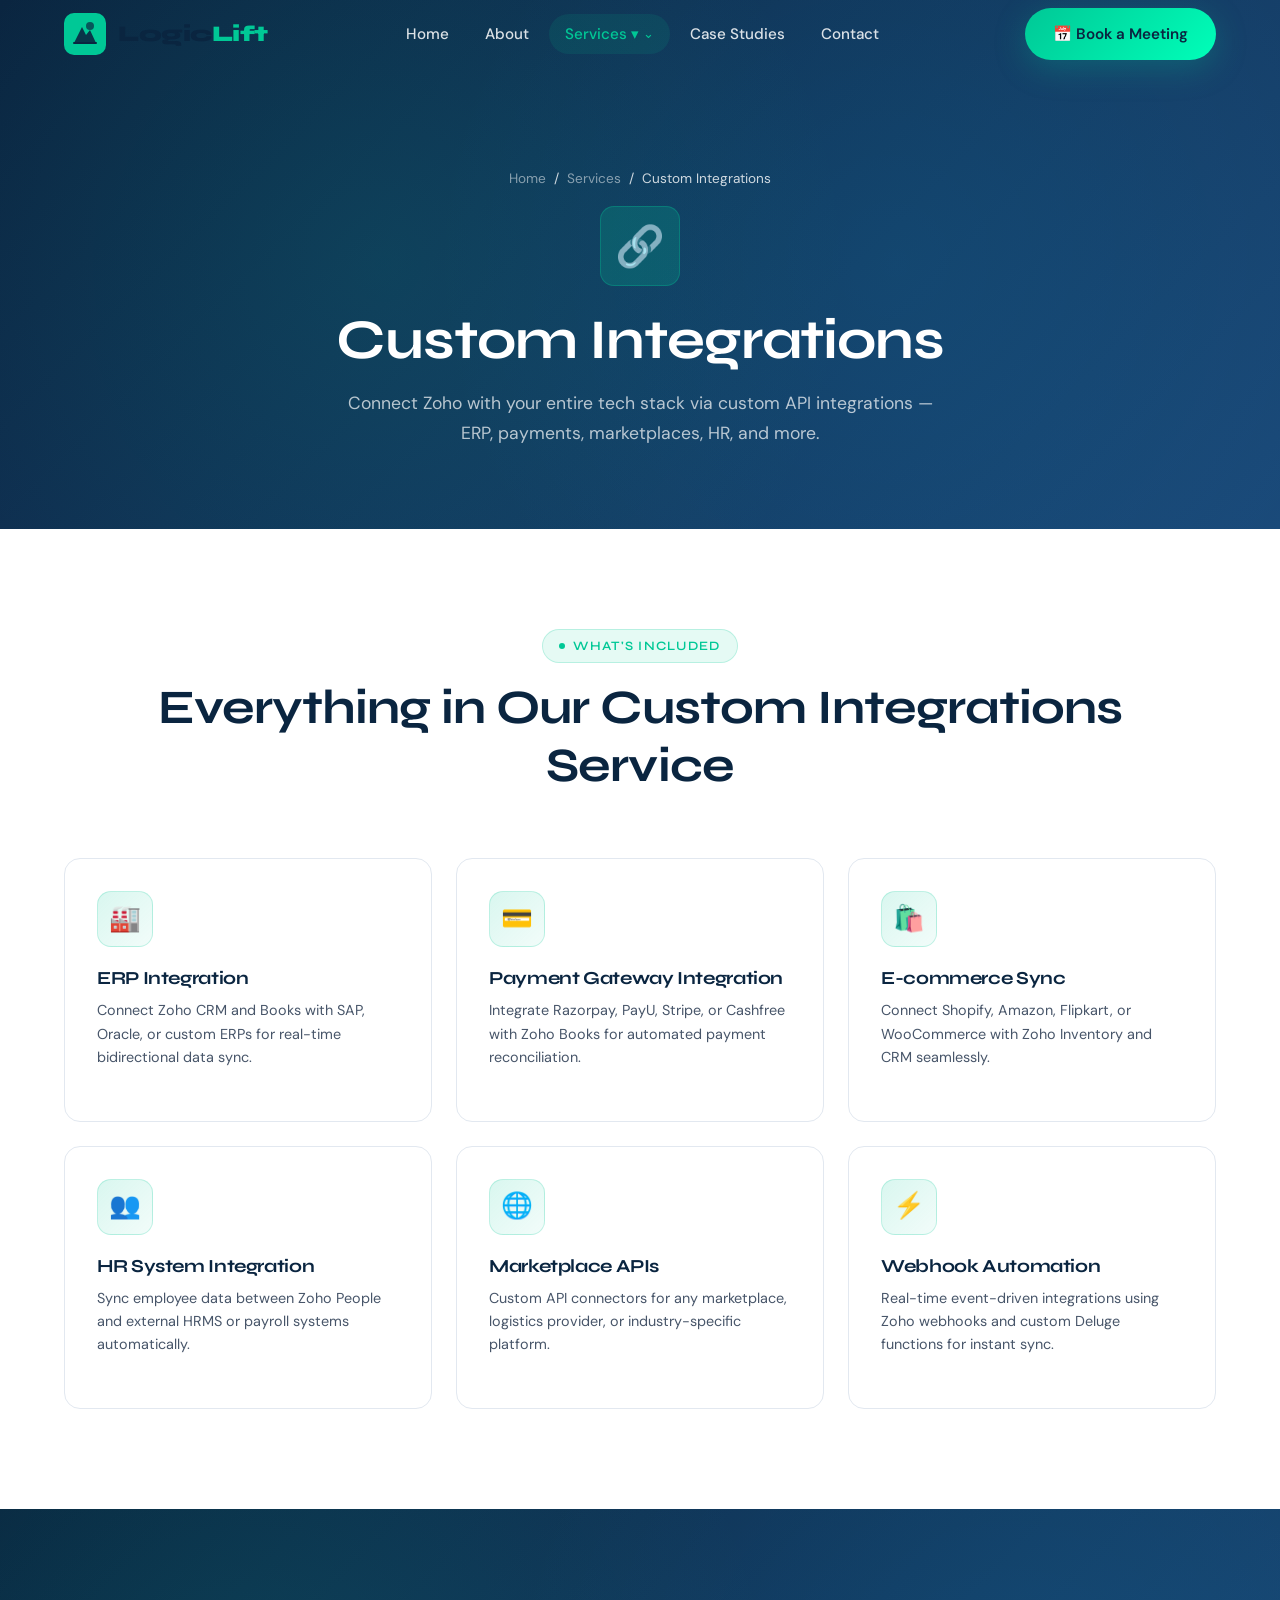
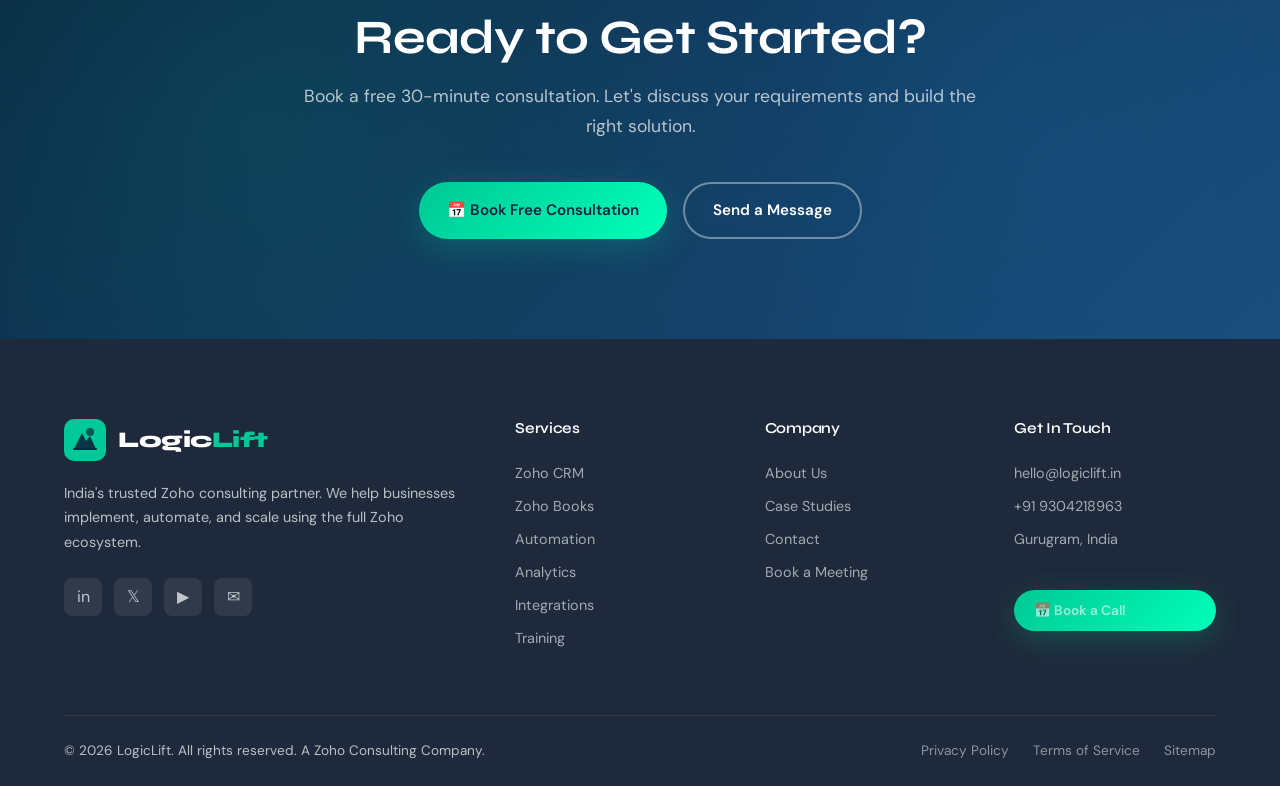
<file: pages/service-integration.html>
<!DOCTYPE html>
<html lang="en">
<head>
  <meta charset="UTF-8"><meta name="viewport" content="width=device-width, initial-scale=1.0">
  <title>Custom Integrations | LogicLift Zoho Consulting</title>
  <meta name="description" content="Connect Zoho with your entire tech stack via custom API integrations — ERP, payments, marketplaces, HR, and more.">
  <link rel="stylesheet" href="../css/main.css">

  <!--Favicons-->
  <link rel="icon" type="image/png" href="../favicon/favicon-96x96.png" sizes="96x96" />
  <link rel="icon" type="image/svg+xml" href="../favicon/favicon.svg" />
  <link rel="shortcut icon" href="../favicon/favicon.ico" />
  <link rel="apple-touch-icon" sizes="180x180" href="../favicon/apple-touch-icon.png" />
  <link rel="manifest" href="../favicon/site.webmanifest" />

</head>
<body>
  <nav class="navbar light-nav-init scrolled light-nav" id="navbar">
    <div class="container"><div class="nav-inner">
      <a href="../index.html" class="logo"><svg class="logo-icon" viewBox="0 0 42 42" fill="none"><rect width="42" height="42" rx="10" fill="#00C896"/><path d="M10 30L18 14L22 22L26 17L32 30H10Z" fill="#0A2540" opacity="0.9"/><circle cx="26" cy="13" r="4" fill="#0A2540" opacity="0.7"/><path d="M10 30H32" stroke="#0A2540" stroke-width="2" stroke-linecap="round"/></svg><span class="logo-text" style="color:var(--primary)">Logic<span>Lift</span></span></a>
      <ul class="nav-links">
        <li><a href="../index.html">Home</a></li><li><a href="about.html">About</a></li>
        <li class="nav-dropdown"><a href="services.html" class="active">Services ▾</a>
          <div class="dropdown-menu">
            <a href="service-crm.html"><span class="drop-icon">🎯</span> Zoho CRM Implementation</a>
            <a href="service-books.html"><span class="drop-icon">📚</span> Zoho Books & Finance</a>
            <a href="service-automation.html"><span class="drop-icon">⚡</span> Workflow Automation</a>
            <a href="service-analytics.html"><span class="drop-icon">📊</span> Zoho Analytics & BI</a>
            <a href="service-integration.html"><span class="drop-icon">🔗</span> Custom Integrations</a>
            <a href="service-training.html"><span class="drop-icon">🎓</span> Training & Support</a>
          </div>
        </li>
        <li><a href="case-studies.html">Case Studies</a></li>
        <li><a href="contact.html">Contact</a></li>
      </ul>
      <div class="nav-cta"><a href="book.html" class="btn btn-primary">📅 Book a Meeting</a></div>
      <button class="hamburger" id="hamburger"><span></span><span></span><span></span></button>
    </div></div>
  </nav>
  <div class="mobile-nav" id="mobileNav">
    <a href="../index.html">Home</a><a href="about.html">About</a>
    <a href="#" class="mobile-service-toggle">Services ▾</a>
    <div class="mobile-submenu" style="display:none;">
      <a href="service-crm.html">🎯 Zoho CRM</a>
      <a href="service-books.html">📚 Zoho Books</a>
      <a href="service-automation.html">⚡ Automation</a>
      <a href="service-analytics.html">📊 Analytics</a>
      <a href="service-integration.html">🔗 Integrations</a>
      <a href="service-training.html">🎓 Training</a>
    </div>
    <a href="case-studies.html">Case Studies</a>
    <a href="contact.html">Contact</a>
    <a href="book.html" style="color:#00C896;font-weight:700;">📅 Book a Meeting</a>
  </div>

  <section class="page-hero">
    <div class="container"><div class="page-hero-content">
      <div class="breadcrumb" style="justify-content:center;"><a href="../index.html">Home</a><span>/</span><a href="services.html">Services</a><span>/</span><span>Custom Integrations</span></div>
      <div class="service-icon" style="width:80px;height:80px;font-size:2.5rem;margin:0 auto 20px;background:rgba(0,200,150,0.2);border:1px solid rgba(0,200,150,0.3);">🔗</div>
      <h1>Custom Integrations</h1>
      <p>Connect Zoho with your entire tech stack via custom API integrations — ERP, payments, marketplaces, HR, and more.</p>
    </div></div>
  </section>

  <section class="section">
    <div class="container">
      <div class="section-header reveal"><div class="section-tag">What's Included</div><h2 class="section-title">Everything in Our Custom Integrations Service</h2></div>
      <div class="services-grid"><div class="service-card reveal"><div class="service-icon">🏭</div><h3>ERP Integration</h3><p>Connect Zoho CRM and Books with SAP, Oracle, or custom ERPs for real-time bidirectional data sync.</p></div>
<div class="service-card reveal"><div class="service-icon">💳</div><h3>Payment Gateway Integration</h3><p>Integrate Razorpay, PayU, Stripe, or Cashfree with Zoho Books for automated payment reconciliation.</p></div>
<div class="service-card reveal"><div class="service-icon">🛍️</div><h3>E-commerce Sync</h3><p>Connect Shopify, Amazon, Flipkart, or WooCommerce with Zoho Inventory and CRM seamlessly.</p></div>
<div class="service-card reveal"><div class="service-icon">👥</div><h3>HR System Integration</h3><p>Sync employee data between Zoho People and external HRMS or payroll systems automatically.</p></div>
<div class="service-card reveal"><div class="service-icon">🌐</div><h3>Marketplace APIs</h3><p>Custom API connectors for any marketplace, logistics provider, or industry-specific platform.</p></div>
<div class="service-card reveal"><div class="service-icon">⚡</div><h3>Webhook Automation</h3><p>Real-time event-driven integrations using Zoho webhooks and custom Deluge functions for instant sync.</p></div></div>
    </div>
  </section>

  <section class="section cta-section">
    <div class="container"><div class="cta-content reveal">
      <h2>Ready to Get Started?</h2>
      <p>Book a free 30-minute consultation. Let's discuss your requirements and build the right solution.</p>
      <div class="cta-actions">
        <a href="https://calendly.com/ayush1999hzb/30min" target="_blank" class="btn btn-primary">📅 Book Free Consultation</a>
        <a href="contact.html" class="btn btn-outline">Send a Message</a>
      </div>
    </div></div>
  </section>

  <!-- ======= FOOTER ======= -->
  <footer class="footer">
    <div class="container">
      <div class="footer-grid">
        <div>
          <div class="footer-logo">
            <a href="index.html" class="logo">
              <svg class="logo-icon" viewBox="0 0 42 42" fill="none">
                <rect width="42" height="42" rx="10" fill="#00C896"/>
                <path d="M10 30L18 14L22 22L26 17L32 30H10Z" fill="#0A2540" opacity="0.9"/>
                <circle cx="26" cy="13" r="4" fill="#0A2540" opacity="0.7"/>
                <path d="M10 30H32" stroke="#0A2540" stroke-width="2" stroke-linecap="round"/>
              </svg>
              <span class="logo-text">Logic<span>Lift</span></span>
            </a>
          </div>
          <p class="footer-desc">India's trusted Zoho consulting partner. We help businesses implement, automate, and scale using the full Zoho ecosystem.</p>
          <div class="footer-social">
            <div class="social-btn" title="LinkedIn">in</div>
            <div class="social-btn" title="Twitter">𝕏</div>
            <div class="social-btn" title="YouTube">▶</div>
            <div class="social-btn" title="Email">✉</div>
          </div>
        </div>
        <div class="footer-col">
          <h4>Services</h4>
          <a href="service-crm.html">Zoho CRM</a>
          <a href="service-books.html">Zoho Books</a>
          <a href="service-automation.html">Automation</a>
          <a href="service-analytics.html">Analytics</a>
          <a href="service-integration.html">Integrations</a>
          <a href="service-training.html">Training</a>
        </div>
        <div class="footer-col">
          <h4>Company</h4>
          <a href="about.html">About Us</a>
          <a href="case-studies.html">Case Studies</a>
          <a href="contact.html">Contact</a>
          <a href="book.html">Book a Meeting</a>
        </div>
        <div class="footer-col">
          <h4>Get In Touch</h4>
          <a href="mailto:hello@logiclift.in">hello@logiclift.in</a>
          <a href="tel:+919304218963">+91 9304218963</a>
          <a href="#">Gurugram, India</a>
          <br>
          <a href="https://calendly.com/ayush1999hzb/30min" target="_blank" class="btn btn-primary" style="margin-top:8px; font-size:0.85rem; padding:10px 20px;">📅 Book a Call</a>
        </div>
      </div>
      <div class="footer-bottom">
        <p>© 2026 LogicLift. All rights reserved. A Zoho Consulting Company.</p>
        <div class="footer-links">
          <a href="#">Privacy Policy</a>
          <a href="#">Terms of Service</a>
          <a href="#">Sitemap</a>
        </div>
      </div>
    </div>
  </footer>
  <script src="../js/main.js"></script>
</body>
</html>
</file>
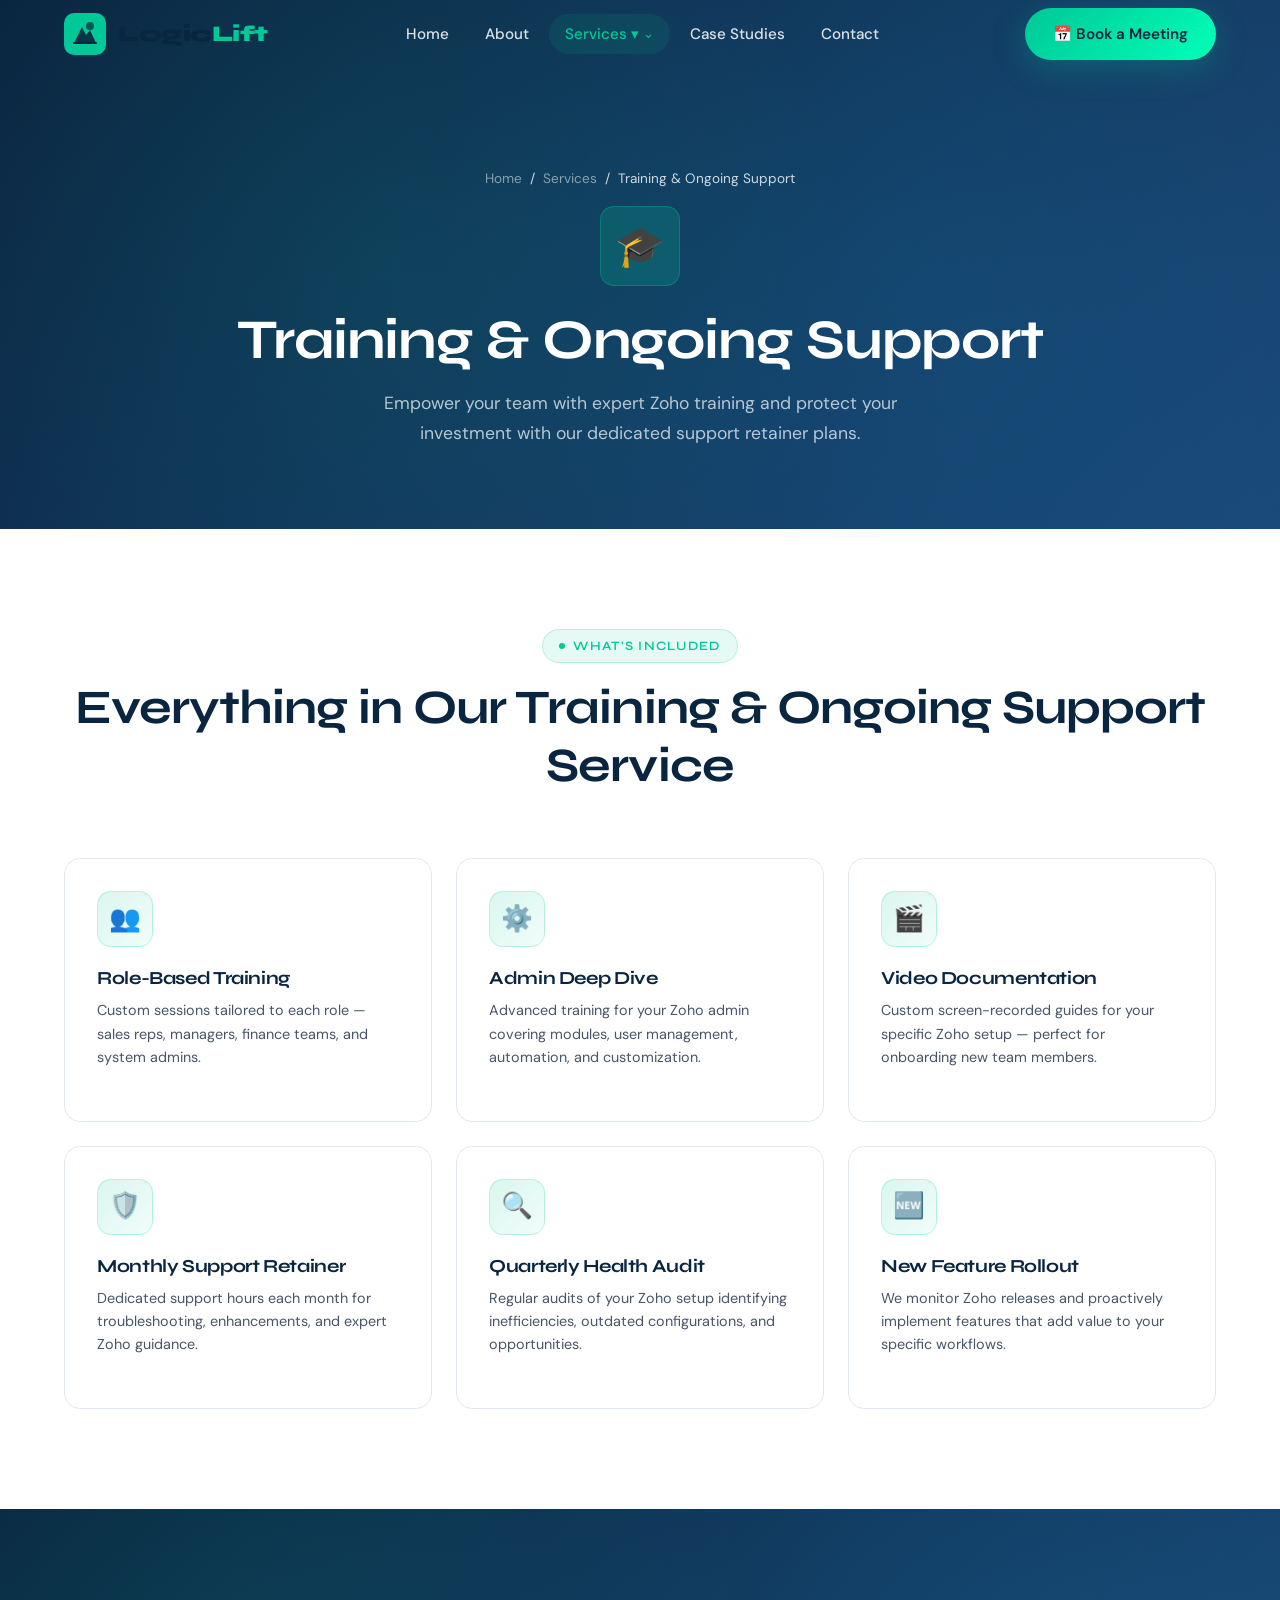
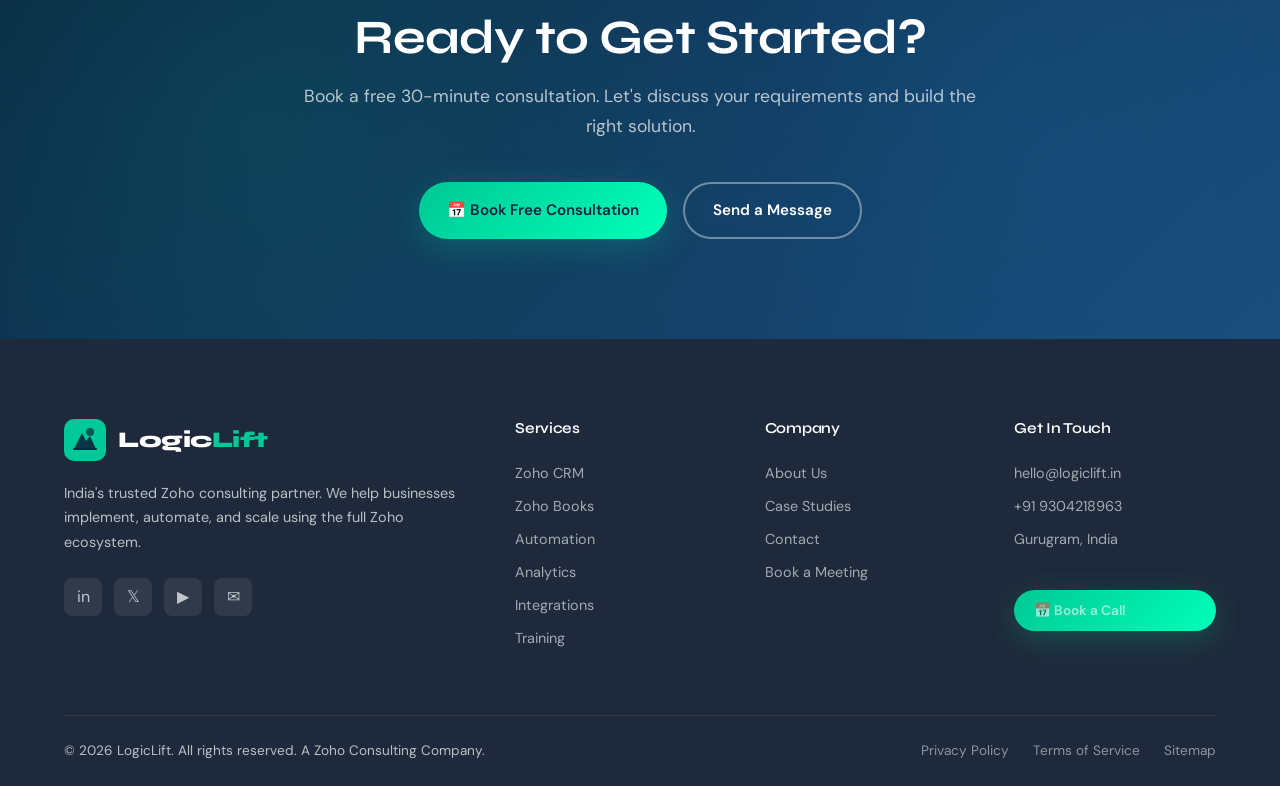
<file: pages/service-training.html>
<!DOCTYPE html>
<html lang="en">
<head>
  <meta charset="UTF-8"><meta name="viewport" content="width=device-width, initial-scale=1.0">
  <title>Training & Ongoing Support | LogicLift Zoho Consulting</title>
  <meta name="description" content="Empower your team with expert Zoho training and protect your investment with our dedicated support retainer plans.">
  <link rel="stylesheet" href="../css/main.css">

  <!--Favicons-->
  <link rel="icon" type="image/png" href="../favicon/favicon-96x96.png" sizes="96x96" />
  <link rel="icon" type="image/svg+xml" href="../favicon/favicon.svg" />
  <link rel="shortcut icon" href="../favicon/favicon.ico" />
  <link rel="apple-touch-icon" sizes="180x180" href="../favicon/apple-touch-icon.png" />
  <link rel="manifest" href="../favicon/site.webmanifest" />

</head>
<body>
  <nav class="navbar light-nav-init scrolled light-nav" id="navbar">
    <div class="container"><div class="nav-inner">
      <a href="../index.html" class="logo"><svg class="logo-icon" viewBox="0 0 42 42" fill="none"><rect width="42" height="42" rx="10" fill="#00C896"/><path d="M10 30L18 14L22 22L26 17L32 30H10Z" fill="#0A2540" opacity="0.9"/><circle cx="26" cy="13" r="4" fill="#0A2540" opacity="0.7"/><path d="M10 30H32" stroke="#0A2540" stroke-width="2" stroke-linecap="round"/></svg><span class="logo-text" style="color:var(--primary)">Logic<span>Lift</span></span></a>
      <ul class="nav-links">
        <li><a href="../index.html">Home</a></li><li><a href="about.html">About</a></li>
        <li class="nav-dropdown"><a href="services.html" class="active">Services ▾</a>
          <div class="dropdown-menu">
            <a href="service-crm.html"><span class="drop-icon">🎯</span> Zoho CRM Implementation</a>
            <a href="service-books.html"><span class="drop-icon">📚</span> Zoho Books & Finance</a>
            <a href="service-automation.html"><span class="drop-icon">⚡</span> Workflow Automation</a>
            <a href="service-analytics.html"><span class="drop-icon">📊</span> Zoho Analytics & BI</a>
            <a href="service-integration.html"><span class="drop-icon">🔗</span> Custom Integrations</a>
            <a href="service-training.html"><span class="drop-icon">🎓</span> Training & Support</a>
          </div>
        </li>
        <li><a href="case-studies.html">Case Studies</a></li>
        <li><a href="contact.html">Contact</a></li>
      </ul>
      <div class="nav-cta"><a href="book.html" class="btn btn-primary">📅 Book a Meeting</a></div>
      <button class="hamburger" id="hamburger"><span></span><span></span><span></span></button>
    </div></div>
  </nav>
  <div class="mobile-nav" id="mobileNav">
    <a href="../index.html">Home</a><a href="about.html">About</a>
    <a href="#" class="mobile-service-toggle">Services ▾</a>
    <div class="mobile-submenu" style="display:none;">
      <a href="service-crm.html">🎯 Zoho CRM</a>
      <a href="service-books.html">📚 Zoho Books</a>
      <a href="service-automation.html">⚡ Automation</a>
      <a href="service-analytics.html">📊 Analytics</a>
      <a href="service-integration.html">🔗 Integrations</a>
      <a href="service-training.html">🎓 Training</a>
    </div>
    <a href="case-studies.html">Case Studies</a>
    <a href="contact.html">Contact</a>
    <a href="book.html" style="color:#00C896;font-weight:700;">📅 Book a Meeting</a>
  </div>

  <section class="page-hero">
    <div class="container"><div class="page-hero-content">
      <div class="breadcrumb" style="justify-content:center;"><a href="../index.html">Home</a><span>/</span><a href="services.html">Services</a><span>/</span><span>Training & Ongoing Support</span></div>
      <div class="service-icon" style="width:80px;height:80px;font-size:2.5rem;margin:0 auto 20px;background:rgba(0,200,150,0.2);border:1px solid rgba(0,200,150,0.3);">🎓</div>
      <h1>Training & Ongoing Support</h1>
      <p>Empower your team with expert Zoho training and protect your investment with our dedicated support retainer plans.</p>
    </div></div>
  </section>

  <section class="section">
    <div class="container">
      <div class="section-header reveal"><div class="section-tag">What's Included</div><h2 class="section-title">Everything in Our Training & Ongoing Support Service</h2></div>
      <div class="services-grid"><div class="service-card reveal"><div class="service-icon">👥</div><h3>Role-Based Training</h3><p>Custom sessions tailored to each role — sales reps, managers, finance teams, and system admins.</p></div>
<div class="service-card reveal"><div class="service-icon">⚙️</div><h3>Admin Deep Dive</h3><p>Advanced training for your Zoho admin covering modules, user management, automation, and customization.</p></div>
<div class="service-card reveal"><div class="service-icon">🎬</div><h3>Video Documentation</h3><p>Custom screen-recorded guides for your specific Zoho setup — perfect for onboarding new team members.</p></div>
<div class="service-card reveal"><div class="service-icon">🛡️</div><h3>Monthly Support Retainer</h3><p>Dedicated support hours each month for troubleshooting, enhancements, and expert Zoho guidance.</p></div>
<div class="service-card reveal"><div class="service-icon">🔍</div><h3>Quarterly Health Audit</h3><p>Regular audits of your Zoho setup identifying inefficiencies, outdated configurations, and opportunities.</p></div>
<div class="service-card reveal"><div class="service-icon">🆕</div><h3>New Feature Rollout</h3><p>We monitor Zoho releases and proactively implement features that add value to your specific workflows.</p></div></div>
    </div>
  </section>

  <section class="section cta-section">
    <div class="container"><div class="cta-content reveal">
      <h2>Ready to Get Started?</h2>
      <p>Book a free 30-minute consultation. Let's discuss your requirements and build the right solution.</p>
      <div class="cta-actions">
        <a href="https://calendly.com/ayush1999hzb/30min" target="_blank" class="btn btn-primary">📅 Book Free Consultation</a>
        <a href="contact.html" class="btn btn-outline">Send a Message</a>
      </div>
    </div></div>
  </section>

  <!-- ======= FOOTER ======= -->
  <footer class="footer">
    <div class="container">
      <div class="footer-grid">
        <div>
          <div class="footer-logo">
            <a href="index.html" class="logo">
              <svg class="logo-icon" viewBox="0 0 42 42" fill="none">
                <rect width="42" height="42" rx="10" fill="#00C896"/>
                <path d="M10 30L18 14L22 22L26 17L32 30H10Z" fill="#0A2540" opacity="0.9"/>
                <circle cx="26" cy="13" r="4" fill="#0A2540" opacity="0.7"/>
                <path d="M10 30H32" stroke="#0A2540" stroke-width="2" stroke-linecap="round"/>
              </svg>
              <span class="logo-text">Logic<span>Lift</span></span>
            </a>
          </div>
          <p class="footer-desc">India's trusted Zoho consulting partner. We help businesses implement, automate, and scale using the full Zoho ecosystem.</p>
          <div class="footer-social">
            <div class="social-btn" title="LinkedIn">in</div>
            <div class="social-btn" title="Twitter">𝕏</div>
            <div class="social-btn" title="YouTube">▶</div>
            <div class="social-btn" title="Email">✉</div>
          </div>
        </div>
        <div class="footer-col">
          <h4>Services</h4>
          <a href="service-crm.html">Zoho CRM</a>
          <a href="service-books.html">Zoho Books</a>
          <a href="service-automation.html">Automation</a>
          <a href="service-analytics.html">Analytics</a>
          <a href="service-integration.html">Integrations</a>
          <a href="service-training.html">Training</a>
        </div>
        <div class="footer-col">
          <h4>Company</h4>
          <a href="about.html">About Us</a>
          <a href="case-studies.html">Case Studies</a>
          <a href="contact.html">Contact</a>
          <a href="book.html">Book a Meeting</a>
        </div>
        <div class="footer-col">
          <h4>Get In Touch</h4>
          <a href="mailto:hello@logiclift.in">hello@logiclift.in</a>
          <a href="tel:+919304218963">+91 9304218963</a>
          <a href="#">Gurugram, India</a>
          <br>
          <a href="https://calendly.com/ayush1999hzb/30min" target="_blank" class="btn btn-primary" style="margin-top:8px; font-size:0.85rem; padding:10px 20px;">📅 Book a Call</a>
        </div>
      </div>
      <div class="footer-bottom">
        <p>© 2026 LogicLift. All rights reserved. A Zoho Consulting Company.</p>
        <div class="footer-links">
          <a href="#">Privacy Policy</a>
          <a href="#">Terms of Service</a>
          <a href="#">Sitemap</a>
        </div>
      </div>
    </div>
  </footer>
  <script src="../js/main.js"></script>
</body>
</html>
</file>
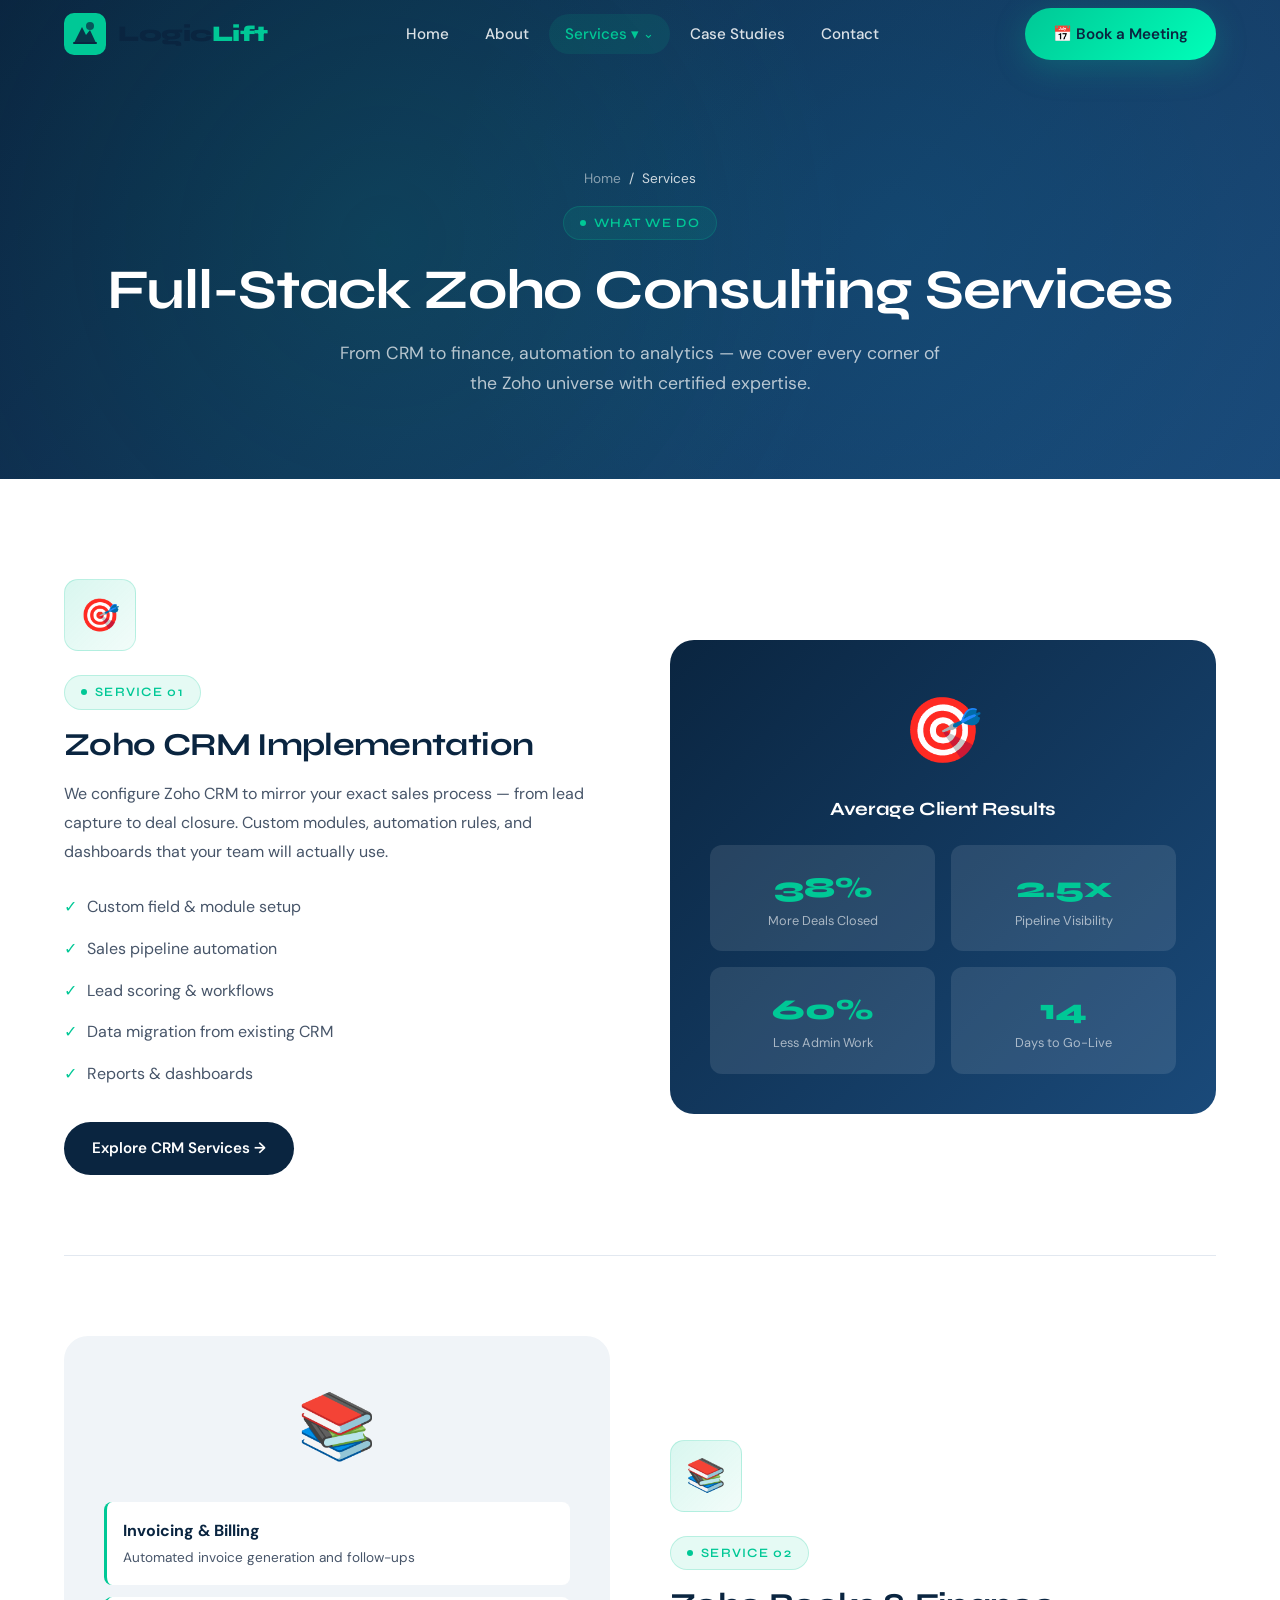
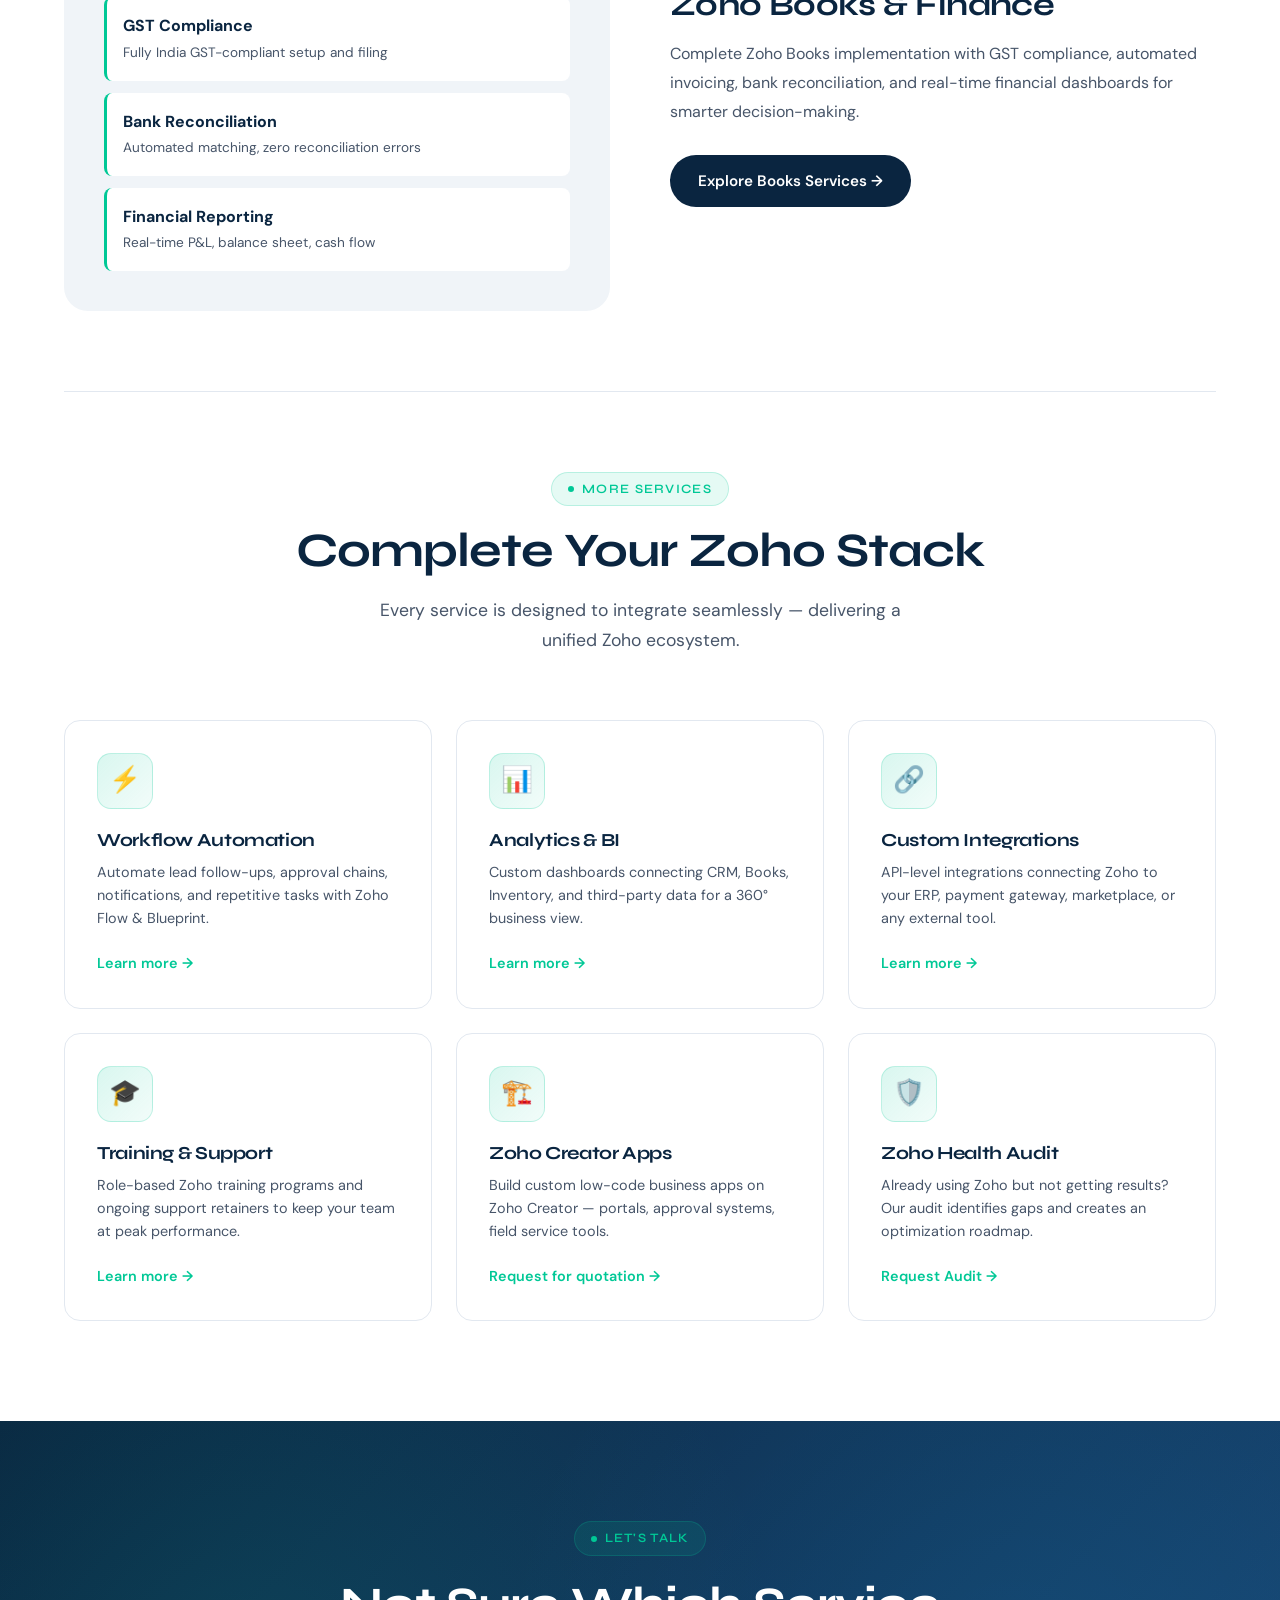
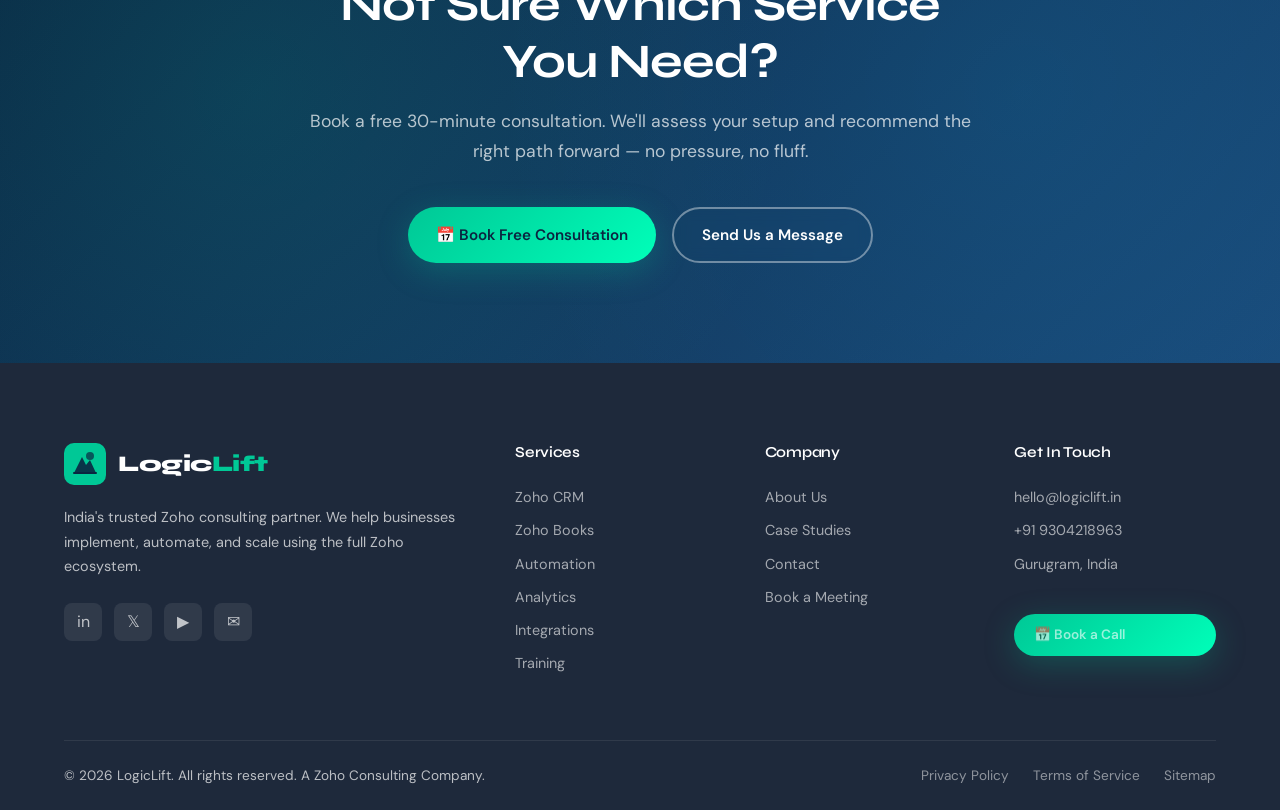
<file: pages/services.html>
<!DOCTYPE html>
<html lang="en">
<head>
  <meta charset="UTF-8">
  <meta name="viewport" content="width=device-width, initial-scale=1.0">
  <title>Zoho Consulting Services | LogicLift — CRM, Books, Automation & More</title>
  <meta name="description" content="Explore LogicLift's full range of Zoho consulting services: CRM implementation, Zoho Books, workflow automation, analytics, custom integrations, and training.">
  <meta name="keywords" content="Zoho services, Zoho CRM implementation, Zoho Books setup, Zoho automation, Zoho Analytics, Zoho custom integration, Zoho training India">
  <link rel="canonical" href="https://logic-lift.onrender.com/pages/services">
  <link rel="stylesheet" href="../css/main.css">

  <!--Favicons-->
  <link rel="icon" type="image/png" href="../favicon/favicon-96x96.png" sizes="96x96" />
  <link rel="icon" type="image/svg+xml" href="../favicon/favicon.svg" />
  <link rel="shortcut icon" href="../favicon/favicon.ico" />
  <link rel="apple-touch-icon" sizes="180x180" href="../favicon/apple-touch-icon.png" />
  <link rel="manifest" href="../favicon/site.webmanifest" />

</head>
<body>

  <nav class="navbar light-nav-init scrolled light-nav" id="navbar">
    <div class="container">
      <div class="nav-inner">
        <a href="../index.html" class="logo">
          <svg class="logo-icon" viewBox="0 0 42 42" fill="none"><rect width="42" height="42" rx="10" fill="#00C896"/><path d="M10 30L18 14L22 22L26 17L32 30H10Z" fill="#0A2540" opacity="0.9"/><circle cx="26" cy="13" r="4" fill="#0A2540" opacity="0.7"/><path d="M10 30H32" stroke="#0A2540" stroke-width="2" stroke-linecap="round"/></svg>
          <span class="logo-text" style="color:var(--primary)">Logic<span>Lift</span></span>
        </a>
        <ul class="nav-links">
          <li><a href="../index.html">Home</a></li>
          <li><a href="about.html">About</a></li>
          <li class="nav-dropdown">
            <a href="services.html" class="active">Services ▾</a>
            <div class="dropdown-menu">
              <a href="service-crm.html"><span class="drop-icon">🎯</span> Zoho CRM Implementation</a>
              <a href="service-books.html"><span class="drop-icon">📚</span> Zoho Books & Finance</a>
              <a href="service-automation.html"><span class="drop-icon">⚡</span> Workflow Automation</a>
              <a href="service-analytics.html"><span class="drop-icon">📊</span> Zoho Analytics & BI</a>
              <a href="service-integration.html"><span class="drop-icon">🔗</span> Custom Integrations</a>
              <a href="service-training.html"><span class="drop-icon">🎓</span> Training & Support</a>
            </div>
          </li>
          <li><a href="case-studies.html">Case Studies</a></li>
          <li><a href="contact.html">Contact</a></li>
        </ul>
        <div class="nav-cta"><a href="book.html" class="btn btn-primary">📅 Book a Meeting</a></div>
        <button class="hamburger" id="hamburger"><span></span><span></span><span></span></button>
      </div>
    </div>
  </nav>

  <div class="mobile-nav" id="mobileNav">
    <a href="../index.html">Home</a><a href="about.html">About</a>
    <a href="#" class="mobile-service-toggle">Services ▾</a>
    <div class="mobile-submenu" style="display:none;">
      <a href="service-crm.html">🎯 Zoho CRM</a>
      <a href="service-books.html">📚 Zoho Books</a>
      <a href="service-automation.html">⚡ Automation</a>
      <a href="service-analytics.html">📊 Analytics</a>
      <a href="service-integration.html">🔗 Integrations</a>
      <a href="service-training.html">🎓 Training</a>
    </div>
    <a href="case-studies.html">Case Studies</a>
    <a href="contact.html">Contact</a>
    <a href="book.html" style="color:#00C896; font-weight:700;">📅 Book a Meeting</a>
  </div>

  <section class="page-hero">
    <div class="container">
      <div class="page-hero-content">
        <div class="breadcrumb" style="justify-content:center;"><a href="../index.html">Home</a><span>/</span><span>Services</span></div>
        <div class="section-tag" style="margin:0 auto 16px;">What We Do</div>
        <h1>Full-Stack Zoho Consulting Services</h1>
        <p>From CRM to finance, automation to analytics — we cover every corner of the Zoho universe with certified expertise.</p>
      </div>
    </div>
  </section>

  <!-- Services Detail -->
  <section class="section">
    <div class="container">
      <!-- CRM -->
      <div style="display:grid; grid-template-columns:1fr 1fr; gap:60px; align-items:center; margin-bottom:80px;" class="reveal">
        <div>
          <div class="service-icon" style="width:72px;height:72px;font-size:2rem;margin-bottom:24px;">🎯</div>
          <div class="section-tag">Service 01</div>
          <h2 class="section-title" style="text-align:left;font-size:2rem;">Zoho CRM Implementation</h2>
          <p style="color:var(--gray-600);line-height:1.8;margin-bottom:20px;">We configure Zoho CRM to mirror your exact sales process — from lead capture to deal closure. Custom modules, automation rules, and dashboards that your team will actually use.</p>
          <ul style="list-style:none;margin-bottom:28px;">
            <li style="padding:8px 0;color:var(--gray-600);display:flex;gap:10px;"><span style="color:var(--accent);">✓</span> Custom field & module setup</li>
            <li style="padding:8px 0;color:var(--gray-600);display:flex;gap:10px;"><span style="color:var(--accent);">✓</span> Sales pipeline automation</li>
            <li style="padding:8px 0;color:var(--gray-600);display:flex;gap:10px;"><span style="color:var(--accent);">✓</span> Lead scoring & workflows</li>
            <li style="padding:8px 0;color:var(--gray-600);display:flex;gap:10px;"><span style="color:var(--accent);">✓</span> Data migration from existing CRM</li>
            <li style="padding:8px 0;color:var(--gray-600);display:flex;gap:10px;"><span style="color:var(--accent);">✓</span> Reports & dashboards</li>
          </ul>
          <a href="service-crm.html" class="btn btn-dark">Explore CRM Services →</a>
        </div>
        <div style="background:var(--gradient);border-radius:var(--radius-lg);padding:40px;color:white;text-align:center;">
          <div style="font-size:4rem;margin-bottom:16px;">🎯</div>
          <h3 style="color:white;margin-bottom:8px;">Average Client Results</h3>
          <div style="display:grid;grid-template-columns:1fr 1fr;gap:16px;margin-top:24px;">
            <div style="background:rgba(255,255,255,0.1);border-radius:12px;padding:20px;"><div style="font-family:var(--font-display);font-size:1.8rem;color:var(--accent);font-weight:800;">38%</div><div style="font-size:0.8rem;color:rgba(255,255,255,0.6);">More Deals Closed</div></div>
            <div style="background:rgba(255,255,255,0.1);border-radius:12px;padding:20px;"><div style="font-family:var(--font-display);font-size:1.8rem;color:var(--accent);font-weight:800;">2.5x</div><div style="font-size:0.8rem;color:rgba(255,255,255,0.6);">Pipeline Visibility</div></div>
            <div style="background:rgba(255,255,255,0.1);border-radius:12px;padding:20px;"><div style="font-family:var(--font-display);font-size:1.8rem;color:var(--accent);font-weight:800;">60%</div><div style="font-size:0.8rem;color:rgba(255,255,255,0.6);">Less Admin Work</div></div>
            <div style="background:rgba(255,255,255,0.1);border-radius:12px;padding:20px;"><div style="font-family:var(--font-display);font-size:1.8rem;color:var(--accent);font-weight:800;">14</div><div style="font-size:0.8rem;color:rgba(255,255,255,0.6);">Days to Go-Live</div></div>
          </div>
        </div>
      </div>

      <hr style="border:none;border-top:1px solid var(--gray-200);margin-bottom:80px;">

      <!-- Books -->
      <div style="display:grid; grid-template-columns:1fr 1fr; gap:60px; align-items:center; margin-bottom:80px;" class="reveal">
        <div style="background:var(--gray-100);border-radius:var(--radius-lg);padding:40px;order:1;">
          <div style="font-size:4rem;text-align:center;margin-bottom:24px;">📚</div>
          <div style="display:flex;flex-direction:column;gap:12px;">
            <div style="background:white;border-radius:var(--radius-sm);padding:16px;border-left:3px solid var(--accent);"><strong style="color:var(--primary);">Invoicing & Billing</strong><br><span style="color:var(--gray-600);font-size:0.85rem;">Automated invoice generation and follow-ups</span></div>
            <div style="background:white;border-radius:var(--radius-sm);padding:16px;border-left:3px solid var(--accent);"><strong style="color:var(--primary);">GST Compliance</strong><br><span style="color:var(--gray-600);font-size:0.85rem;">Fully India GST-compliant setup and filing</span></div>
            <div style="background:white;border-radius:var(--radius-sm);padding:16px;border-left:3px solid var(--accent);"><strong style="color:var(--primary);">Bank Reconciliation</strong><br><span style="color:var(--gray-600);font-size:0.85rem;">Automated matching, zero reconciliation errors</span></div>
            <div style="background:white;border-radius:var(--radius-sm);padding:16px;border-left:3px solid var(--accent);"><strong style="color:var(--primary);">Financial Reporting</strong><br><span style="color:var(--gray-600);font-size:0.85rem;">Real-time P&L, balance sheet, cash flow</span></div>
          </div>
        </div>
        <div style="order:2;">
          <div class="service-icon" style="width:72px;height:72px;font-size:2rem;margin-bottom:24px;">📚</div>
          <div class="section-tag">Service 02</div>
          <h2 class="section-title" style="text-align:left;font-size:2rem;">Zoho Books & Finance</h2>
          <p style="color:var(--gray-600);line-height:1.8;margin-bottom:28px;">Complete Zoho Books implementation with GST compliance, automated invoicing, bank reconciliation, and real-time financial dashboards for smarter decision-making.</p>
          <a href="service-books.html" class="btn btn-dark">Explore Books Services →</a>
        </div>
      </div>

      <hr style="border:none;border-top:1px solid var(--gray-200);margin-bottom:80px;">

      <!-- Other Services Grid -->
      <div class="section-header reveal">
        <div class="section-tag">More Services</div>
        <h2 class="section-title">Complete Your Zoho Stack</h2>
        <p class="section-subtitle">Every service is designed to integrate seamlessly — delivering a unified Zoho ecosystem.</p>
      </div>
      <div class="services-grid">
        <div class="service-card reveal">
          <div class="service-icon">⚡</div>
          <h3>Workflow Automation</h3>
          <p>Automate lead follow-ups, approval chains, notifications, and repetitive tasks with Zoho Flow & Blueprint.</p>
          <a href="service-automation.html" class="service-link">Learn more →</a>
        </div>
        <div class="service-card reveal">
          <div class="service-icon">📊</div>
          <h3>Analytics & BI</h3>
          <p>Custom dashboards connecting CRM, Books, Inventory, and third-party data for a 360° business view.</p>
          <a href="service-analytics.html" class="service-link">Learn more →</a>
        </div>
        <div class="service-card reveal">
          <div class="service-icon">🔗</div>
          <h3>Custom Integrations</h3>
          <p>API-level integrations connecting Zoho to your ERP, payment gateway, marketplace, or any external tool.</p>
          <a href="service-integration.html" class="service-link">Learn more →</a>
        </div>
        <div class="service-card reveal">
          <div class="service-icon">🎓</div>
          <h3>Training & Support</h3>
          <p>Role-based Zoho training programs and ongoing support retainers to keep your team at peak performance.</p>
          <a href="service-training.html" class="service-link">Learn more →</a>
        </div>
        <div class="service-card reveal">
          <div class="service-icon">🏗️</div>
          <h3>Zoho Creator Apps</h3>
          <p>Build custom low-code business apps on Zoho Creator — portals, approval systems, field service tools.</p>
          <a href="contact.html" class="service-link">Request for quotation →</a>
        </div>
        <div class="service-card reveal">
          <div class="service-icon">🛡️</div>
          <h3>Zoho Health Audit</h3>
          <p>Already using Zoho but not getting results? Our audit identifies gaps and creates an optimization roadmap.</p>
          <a href="contact.html" class="service-link">Request Audit →</a>
        </div>
      </div>
    </div>
  </section>

  <!-- CTA -->
  <section class="section cta-section">
    <div class="container">
      <div class="cta-content reveal">
        <div class="section-tag" style="margin:0 auto 20px;">Let's Talk</div>
        <h2>Not Sure Which Service You Need?</h2>
        <p>Book a free 30-minute consultation. We'll assess your setup and recommend the right path forward — no pressure, no fluff.</p>
        <div class="cta-actions">
          <a href="https://calendly.com/ayush1999hzb/30min" target="_blank" class="btn btn-primary">📅 Book Free Consultation</a>
          <a href="contact.html" class="btn btn-outline">Send Us a Message</a>
        </div>
      </div>
    </div>
  </section>

  <!-- ======= FOOTER ======= -->
  <footer class="footer">
    <div class="container">
      <div class="footer-grid">
        <div>
          <div class="footer-logo">
            <a href="index.html" class="logo">
              <svg class="logo-icon" viewBox="0 0 42 42" fill="none">
                <rect width="42" height="42" rx="10" fill="#00C896"/>
                <path d="M10 30L18 14L22 22L26 17L32 30H10Z" fill="#0A2540" opacity="0.9"/>
                <circle cx="26" cy="13" r="4" fill="#0A2540" opacity="0.7"/>
                <path d="M10 30H32" stroke="#0A2540" stroke-width="2" stroke-linecap="round"/>
              </svg>
              <span class="logo-text">Logic<span>Lift</span></span>
            </a>
          </div>
          <p class="footer-desc">India's trusted Zoho consulting partner. We help businesses implement, automate, and scale using the full Zoho ecosystem.</p>
          <div class="footer-social">
            <div class="social-btn" title="LinkedIn">in</div>
            <div class="social-btn" title="Twitter">𝕏</div>
            <div class="social-btn" title="YouTube">▶</div>
            <div class="social-btn" title="Email">✉</div>
          </div>
        </div>
        <div class="footer-col">
          <h4>Services</h4>
          <a href="service-crm.html">Zoho CRM</a>
          <a href="service-books.html">Zoho Books</a>
          <a href="service-automation.html">Automation</a>
          <a href="service-analytics.html">Analytics</a>
          <a href="service-integration.html">Integrations</a>
          <a href="service-training.html">Training</a>
        </div>
        <div class="footer-col">
          <h4>Company</h4>
          <a href="about.html">About Us</a>
          <a href="case-studies.html">Case Studies</a>
          <a href="contact.html">Contact</a>
          <a href="book.html">Book a Meeting</a>
        </div>
        <div class="footer-col">
          <h4>Get In Touch</h4>
          <a href="mailto:hello@logiclift.in">hello@logiclift.in</a>
          <a href="tel:+919304218963">+91 9304218963</a>
          <a href="#">Gurugram, India</a>
          <br>
          <a href="https://calendly.com/ayush1999hzb/30min" target="_blank" class="btn btn-primary" style="margin-top:8px; font-size:0.85rem; padding:10px 20px;">📅 Book a Call</a>
        </div>
      </div>
      <div class="footer-bottom">
        <p>© 2026 LogicLift. All rights reserved. A Zoho Consulting Company.</p>
        <div class="footer-links">
          <a href="#">Privacy Policy</a>
          <a href="#">Terms of Service</a>
          <a href="#">Sitemap</a>
        </div>
      </div>
    </div>
  </footer>

  <style>
    @media(max-width:768px){
      [style*="grid-template-columns:1fr 1fr"]{display:block!important;}
      [style*="order:1"]{order:unset!important;margin-bottom:32px;}
    }
  </style>
  <script src="../js/main.js"></script>
</body>
</html>
</file>
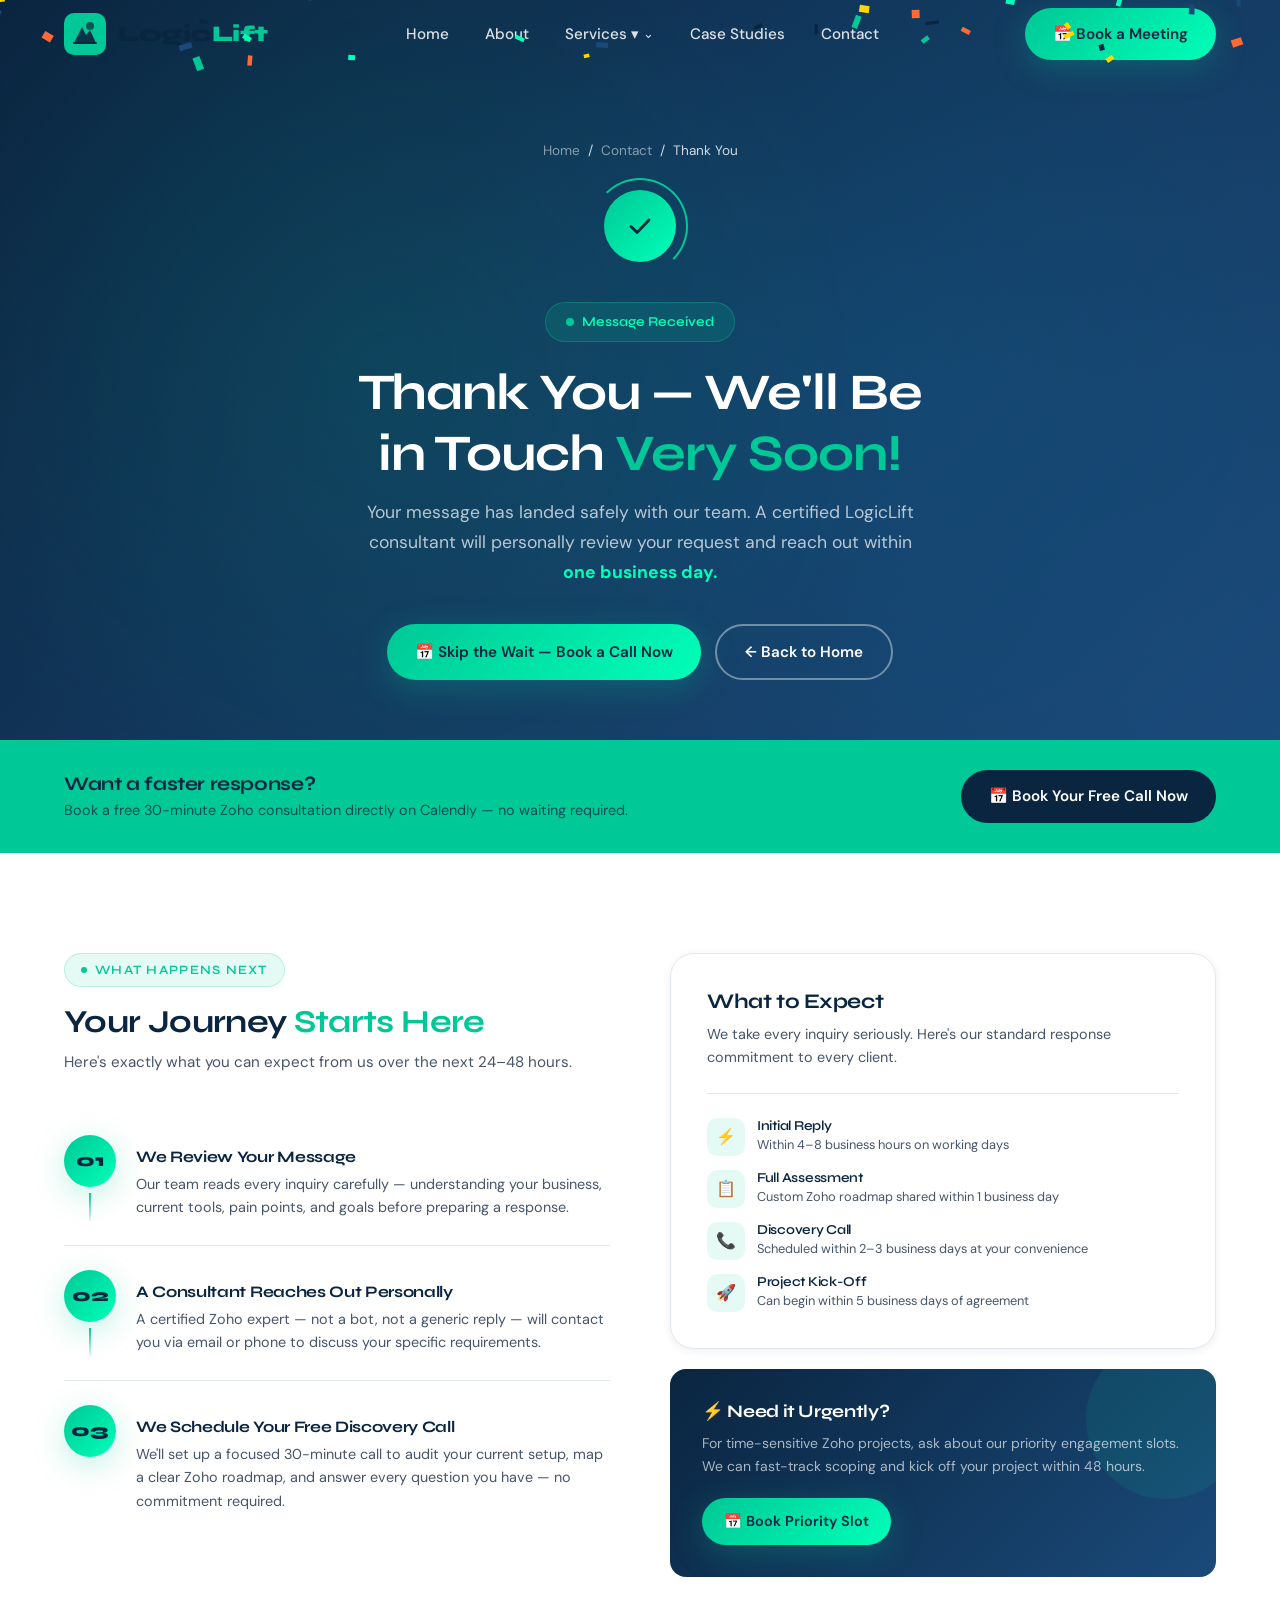
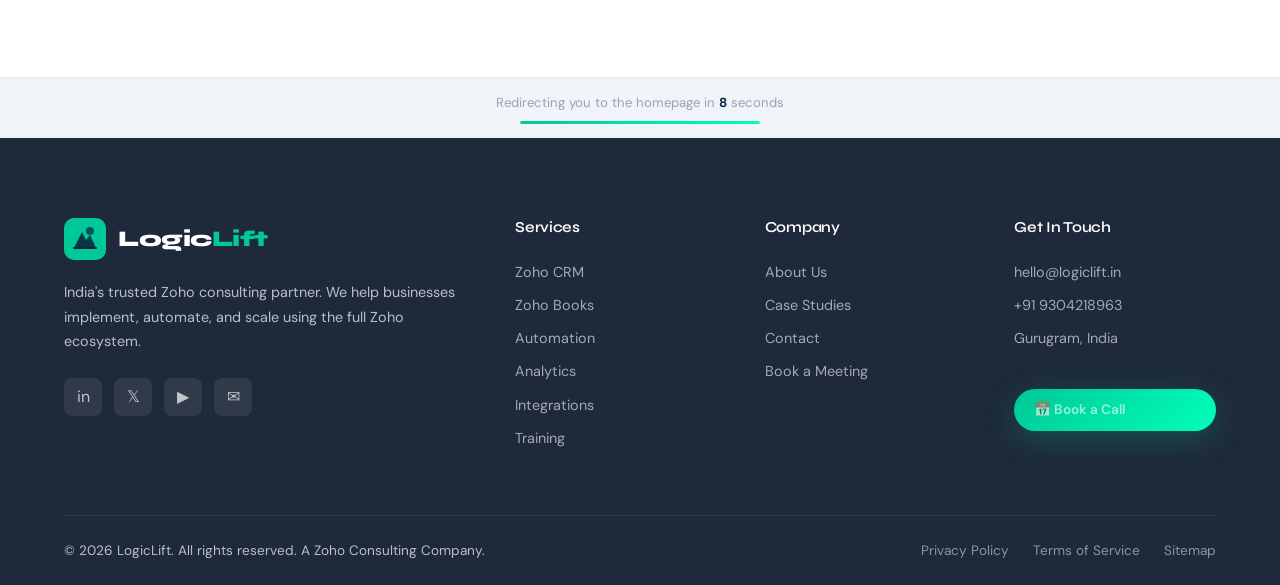
<file: pages/thankyou.html>
<!DOCTYPE html>
<html lang="en">
<head>
  <meta charset="UTF-8">
  <meta name="viewport" content="width=device-width, initial-scale=1.0">
  <title>Thank You | LogicLift — Message Received</title>
  <meta name="description" content="Thank you for reaching out to LogicLift. We've received your message and will respond within one business day.">
  <meta name="robots" content="noindex, nofollow">
  <link rel="canonical" href="https://logiclift.in/pages/thankyou">
  <link rel="stylesheet" href="../css/main.css">

  <!--Favicons-->
  <link rel="icon" type="image/png" href="../favicon/favicon-96x96.png" sizes="96x96" />
  <link rel="icon" type="image/svg+xml" href="../favicon/favicon.svg" />
  <link rel="shortcut icon" href="../favicon/favicon.ico" />
  <link rel="apple-touch-icon" sizes="180x180" href="../favicon/apple-touch-icon.png" />
  <link rel="manifest" href="../favicon/site.webmanifest" />

  <style>
    /* ── Thank You page-specific styles ── */

    /* Full-page centered layout */
    .thankyou-page {
      min-height: 100vh;
      display: flex;
      flex-direction: column;
    }

    /* Hero matches .page-hero from main.css exactly */
    .thankyou-hero {
      background: var(--gradient);
      padding: calc(var(--nav-height) + 60px) 0 60px;
      text-align: center;
      position: relative;
      overflow: hidden;
      flex-shrink: 0;
    }

    .thankyou-hero::before {
      content: '';
      position: absolute;
      inset: 0;
      background-image:
        radial-gradient(circle at 30% 50%, rgba(0,200,150,0.12) 0%, transparent 50%),
        radial-gradient(circle at 70% 50%, rgba(0,200,255,0.08) 0%, transparent 50%);
    }

    .thankyou-hero-content {
      position: relative;
      z-index: 1;
    }

    /* Animated checkmark ring */
    .success-icon-wrap {
      display: flex;
      align-items: center;
      justify-content: center;
      margin: 0 auto 28px;
      width: 96px;
      height: 96px;
      position: relative;
    }

    /* Outer spinning ring */
    .spin-ring {
      position: absolute;
      inset: 0;
      border-radius: 50%;
      border: 2px solid transparent;
      border-top-color: var(--accent);
      border-right-color: var(--accent);
      animation: spin-ring 2.5s linear infinite;
    }

    @keyframes spin-ring {
      to { transform: rotate(360deg); }
    }

    /* Inner filled circle */
    .check-circle {
      width: 72px;
      height: 72px;
      background: var(--gradient-accent);
      border-radius: 50%;
      display: flex;
      align-items: center;
      justify-content: center;
      box-shadow: 0 0 0 0 rgba(0,200,150,0.4);
      animation: pop-scale 0.5s cubic-bezier(0.22,1,0.36,1) 0.1s both,
                 pulse-shadow 2.5s ease-in-out 0.6s infinite;
    }

    @keyframes pop-scale {
      from { transform: scale(0); opacity: 0; }
      to   { transform: scale(1); opacity: 1; }
    }

    @keyframes pulse-shadow {
      0%, 100% { box-shadow: 0 0 0 0 rgba(0,200,150,0.35); }
      50%       { box-shadow: 0 0 0 14px rgba(0,200,150,0); }
    }

    /* SVG checkmark draw-on animation */
    .check-svg { width: 34px; height: 34px; }

    .check-path {
      stroke-dasharray: 48;
      stroke-dashoffset: 48;
      animation: draw-check 0.45s ease 0.55s forwards;
    }

    @keyframes draw-check {
      to { stroke-dashoffset: 0; }
    }

    /* Hero badge (reuses .hero-badge from main.css) */
    .thankyou-badge {
      display: inline-flex;
      align-items: center;
      gap: 8px;
      background: rgba(0,200,150,0.15);
      border: 1px solid rgba(0,200,150,0.3);
      color: var(--accent-light);
      padding: 8px 20px;
      border-radius: 100px;
      font-size: 0.85rem;
      font-weight: 600;
      margin-bottom: 20px;
      font-family: var(--font-display);
      animation: fadeInDown 0.6s ease 0.3s both;
    }

    .thankyou-badge-dot {
      width: 8px;
      height: 8px;
      background: var(--accent);
      border-radius: 50%;
      animation: pulse 2s infinite;
    }

    .thankyou-hero h1 {
      font-size: clamp(2.2rem, 5vw, 3.2rem);
      color: var(--white);
      margin-bottom: 14px;
      animation: fadeInUp 0.6s ease 0.4s both;
    }

    .thankyou-hero h1 .highlight { color: var(--accent); }

    .thankyou-hero p {
      color: rgba(255,255,255,0.7);
      font-size: 1.1rem;
      max-width: 560px;
      margin: 0 auto 36px;
      line-height: 1.7;
      animation: fadeInUp 0.6s ease 0.5s both;
    }

    .hero-cta-row {
      display: flex;
      gap: 14px;
      justify-content: center;
      flex-wrap: wrap;
      animation: fadeInUp 0.6s ease 0.6s both;
    }

    /* ── Teal accent bar (matches the one on contact.html) ── */
    .accent-bar {
      background: var(--accent);
      padding: 30px 0;
    }

    .accent-bar-inner {
      display: flex;
      align-items: center;
      justify-content: space-between;
      flex-wrap: wrap;
      gap: 20px;
    }

    .accent-bar h3 {
      color: var(--primary);
      font-family: var(--font-display);
      font-size: 1.2rem;
      margin-bottom: 4px;
    }

    .accent-bar p {
      color: rgba(10,37,64,0.75);
      font-size: 0.9rem;
    }

    /* ── Next steps section ── */
    .next-steps-section {
      background: var(--white);
      flex: 1;
    }

    .next-steps-grid {
      display: grid;
      grid-template-columns: 1fr 1fr;
      gap: 60px;
      align-items: start;
    }

    /* Steps list */
    .steps-wrap { }

    .steps-list {
      display: flex;
      flex-direction: column;
      gap: 0;
    }

    .step-item {
      display: flex;
      gap: 20px;
      align-items: flex-start;
      padding: 24px 0;
      border-bottom: 1px solid var(--gray-200);
      position: relative;
      animation: fadeInUp 0.5s ease both;
    }

    .step-item:last-child { border-bottom: none; }

    .step-item:nth-child(1) { animation-delay: 0.1s; }
    .step-item:nth-child(2) { animation-delay: 0.2s; }
    .step-item:nth-child(3) { animation-delay: 0.3s; }

    .step-dot-col {
      display: flex;
      flex-direction: column;
      align-items: center;
      flex-shrink: 0;
    }

    .step-dot {
      width: 52px;
      height: 52px;
      background: var(--gradient-accent);
      border-radius: 50%;
      display: flex;
      align-items: center;
      justify-content: center;
      font-family: var(--font-display);
      font-weight: 800;
      font-size: 1.1rem;
      color: var(--primary);
      box-shadow: var(--shadow-accent);
      flex-shrink: 0;
    }

    .step-connector {
      width: 2px;
      flex: 1;
      min-height: 28px;
      background: linear-gradient(180deg, var(--accent), rgba(0,200,150,0.1));
      margin-top: 6px;
    }

    .step-item:last-child .step-connector { display: none; }

    .step-content { padding-top: 12px; }

    .step-content h4 {
      font-size: 1rem;
      color: var(--primary);
      margin-bottom: 6px;
      font-family: var(--font-display);
    }

    .step-content p {
      font-size: 0.9rem;
      color: var(--gray-600);
      line-height: 1.65;
    }

    /* Right column — info card (reuses .contact-form-wrap style) */
    .info-card-wrap {
      display: flex;
      flex-direction: column;
      gap: 20px;
    }

    .response-card {
      background: var(--white);
      border: 1px solid var(--gray-200);
      border-radius: var(--radius-lg);
      padding: 36px;
      box-shadow: var(--shadow-sm);
      animation: fadeInRight 0.6s ease 0.3s both;
    }

    .response-card-title {
      font-family: var(--font-display);
      font-size: 1.3rem;
      color: var(--primary);
      margin-bottom: 8px;
    }

    .response-card-sub {
      font-size: 0.9rem;
      color: var(--gray-600);
      line-height: 1.6;
      margin-bottom: 24px;
      padding-bottom: 24px;
      border-bottom: 1px solid var(--gray-200);
    }

    .response-meta {
      display: flex;
      flex-direction: column;
      gap: 14px;
    }

    .response-meta-row {
      display: flex;
      align-items: center;
      gap: 12px;
    }

    .response-meta-icon {
      width: 38px;
      height: 38px;
      background: rgba(0,200,150,0.1);
      border-radius: 10px;
      display: flex;
      align-items: center;
      justify-content: center;
      font-size: 1rem;
      flex-shrink: 0;
    }

    .response-meta-text h5 {
      font-size: 0.85rem;
      color: var(--primary);
      font-family: var(--font-display);
      font-weight: 600;
      margin-bottom: 1px;
    }

    .response-meta-text p {
      font-size: 0.8rem;
      color: var(--gray-600);
    }

    /* Priority card (matches .why-card from main.css) */
    .priority-card {
      background: var(--gradient);
      border-radius: var(--radius);
      padding: 32px;
      position: relative;
      overflow: hidden;
      animation: fadeInRight 0.6s ease 0.45s both;
    }

    .priority-card::after {
      content: '';
      position: absolute;
      top: -30px;
      right: -30px;
      width: 160px;
      height: 160px;
      background: rgba(0,200,150,0.1);
      border-radius: 50%;
      pointer-events: none;
    }

    .priority-card-inner { position: relative; z-index: 1; }

    .priority-card h4 {
      font-family: var(--font-display);
      font-size: 1.1rem;
      color: var(--white);
      margin-bottom: 10px;
    }

    .priority-card p {
      font-size: 0.875rem;
      color: rgba(255,255,255,0.65);
      line-height: 1.65;
      margin-bottom: 20px;
    }

    /* ── Redirect bar ── */
    .redirect-strip {
      background: var(--gray-100);
      border-top: 1px solid var(--gray-200);
      padding: 14px 0;
      text-align: center;
    }

    .redirect-strip p {
      font-size: 0.82rem;
      color: var(--gray-400);
      margin-bottom: 8px;
    }

    .redirect-strip p strong { color: var(--primary); }

    .progress-bar-track {
      width: 240px;
      height: 3px;
      background: var(--gray-200);
      border-radius: 2px;
      margin: 0 auto;
      overflow: hidden;
    }

    .progress-bar-fill {
      height: 100%;
      width: 0%;
      background: var(--gradient-accent);
      border-radius: 2px;
      animation: fill-progress 10s linear 0.5s forwards;
    }

    @keyframes fill-progress {
      to { width: 100%; }
    }

    /* ── Keyframes carried from main.css conventions ── */
    @keyframes fadeInDown {
      from { opacity: 0; transform: translateY(-16px); }
      to   { opacity: 1; transform: translateY(0); }
    }

    @keyframes fadeInUp {
      from { opacity: 0; transform: translateY(16px); }
      to   { opacity: 1; transform: translateY(0); }
    }

    @keyframes fadeInRight {
      from { opacity: 0; transform: translateX(20px); }
      to   { opacity: 1; transform: translateX(0); }
    }

    /* ── Confetti ── */
    .confetti-canvas {
      position: fixed;
      inset: 0;
      pointer-events: none;
      z-index: 9999;
    }

    /* ── Mobile ── */
    @media (max-width: 768px) {
      .next-steps-grid { grid-template-columns: 1fr; gap: 36px; }
      .hero-cta-row { flex-direction: column; align-items: center; }
      .response-card { padding: 24px; }
    }

    @media (max-width: 480px) {
      .thankyou-hero h1 { font-size: 2rem; }
    }
  </style>
</head>

<body class="thankyou-page">

  <!-- ═══ NAVBAR (light-nav — same as contact.html) ═══ -->
  <nav class="navbar light-nav-init scrolled light-nav" id="navbar">
    <div class="container"><div class="nav-inner">
      <a href="../index.html" class="logo">
        <svg class="logo-icon" viewBox="0 0 42 42" fill="none">
          <rect width="42" height="42" rx="10" fill="#00C896"/>
          <path d="M10 30L18 14L22 22L26 17L32 30H10Z" fill="#0A2540" opacity="0.9"/>
          <circle cx="26" cy="13" r="4" fill="#0A2540" opacity="0.7"/>
          <path d="M10 30H32" stroke="#0A2540" stroke-width="2" stroke-linecap="round"/>
        </svg>
        <span class="logo-text" style="color:var(--primary);">Logic<span>Lift</span></span>
      </a>

      <ul class="nav-links">
        <li><a href="../index.html">Home</a></li>
        <li><a href="about.html">About</a></li>
        <li class="nav-dropdown">
          <a href="services.html">Services ▾</a>
          <div class="dropdown-menu">
            <a href="service-crm.html"><span class="drop-icon">🎯</span> Zoho CRM Implementation</a>
            <a href="service-books.html"><span class="drop-icon">📚</span> Zoho Books &amp; Finance</a>
            <a href="service-automation.html"><span class="drop-icon">⚡</span> Workflow Automation</a>
            <a href="service-analytics.html"><span class="drop-icon">📊</span> Zoho Analytics &amp; BI</a>
            <a href="service-integration.html"><span class="drop-icon">🔗</span> Custom Integrations</a>
            <a href="service-training.html"><span class="drop-icon">🎓</span> Training &amp; Support</a>
          </div>
        </li>
        <li><a href="case-studies.html">Case Studies</a></li>
        <li><a href="contact.html">Contact</a></li>
      </ul>

      <div class="nav-cta">
        <a href="book.html" class="btn btn-primary">📅 Book a Meeting</a>
      </div>

      <button class="hamburger" id="hamburger" aria-label="Menu">
        <span></span><span></span><span></span>
      </button>
    </div></div>
  </nav>

  <!-- Mobile Nav -->
  <div class="mobile-nav" id="mobileNav">
    <a href="../index.html">Home</a>
    <a href="about.html">About</a>
    <a href="#" class="mobile-service-toggle">Services ▾</a>
    <div class="mobile-submenu" style="display:none;">
      <a href="service-crm.html">🎯 Zoho CRM</a>
      <a href="service-books.html">📚 Zoho Books</a>
      <a href="service-automation.html">⚡ Automation</a>
      <a href="service-analytics.html">📊 Analytics</a>
      <a href="service-integration.html">🔗 Integrations</a>
      <a href="service-training.html">🎓 Training</a>
    </div>
    <a href="case-studies.html">Case Studies</a>
    <a href="contact.html">Contact</a>
    <a href="book.html" style="color:#00C896;font-weight:700;">📅 Book a Meeting</a>
  </div>

  <!-- ═══ HERO ═══ -->
  <section class="thankyou-hero">
    <div class="container">
      <div class="thankyou-hero-content">

        <!-- Breadcrumb -->
        <div class="breadcrumb" style="justify-content:center;">
          <a href="../index.html">Home</a>
          <span>/</span>
          <a href="contact.html">Contact</a>
          <span>/</span>
          <span>Thank You</span>
        </div>

        <!-- Animated check icon -->
        <div class="success-icon-wrap">
          <div class="spin-ring"></div>
          <div class="check-circle">
            <svg class="check-svg" viewBox="0 0 34 34" fill="none">
              <path
                class="check-path"
                d="M8 17.5L14 23.5L26 11"
                stroke="#0A2540"
                stroke-width="2.8"
                stroke-linecap="round"
                stroke-linejoin="round"
              />
            </svg>
          </div>
        </div>

        <!-- Badge -->
        <div class="thankyou-badge">
          <span class="thankyou-badge-dot"></span>
          Message Received
        </div>

        <!-- Headline -->
        <h1>Thank You — We'll Be<br>in Touch <span class="highlight">Very Soon!</span></h1>

        <!-- Subtext -->
        <p>
          Your message has landed safely with our team. A certified LogicLift consultant will
          personally review your request and reach out within <strong style="color:var(--accent-light);">one business day.</strong>
        </p>

        <!-- CTAs -->
        <div class="hero-cta-row">
          <a href="https://calendly.com/ayush1999hzb/30min" target="_blank" class="btn btn-primary">
            📅 Skip the Wait — Book a Call Now
          </a>
          <a href="../index.html" class="btn btn-outline">
            ← Back to Home
          </a>
        </div>

      </div>
    </div>
  </section>

  <!-- ═══ TEAL ACCENT BAR ═══ -->
  <div class="accent-bar">
    <div class="container">
      <div class="accent-bar-inner">
        <div>
          <h3>Want a faster response?</h3>
          <p>Book a free 30-minute Zoho consultation directly on Calendly — no waiting required.</p>
        </div>
        <a href="https://calendly.com/ayush1999hzb/30min" target="_blank" class="btn btn-dark" style="white-space:nowrap;">
          📅 Book Your Free Call Now
        </a>
      </div>
    </div>
  </div>

  <!-- ═══ WHAT HAPPENS NEXT ═══ -->
  <section class="section next-steps-section">
    <div class="container">
      <div class="next-steps-grid">

        <!-- Left: Steps -->
        <div class="steps-wrap reveal">
          <div class="section-tag">What Happens Next</div>
          <h2 class="section-title" style="text-align:left; font-size:2rem; margin-bottom:8px;">
            Your Journey <span style="color:var(--accent);">Starts Here</span>
          </h2>
          <p style="color:var(--gray-600); font-size:0.95rem; margin-bottom:36px; line-height:1.7;">
            Here's exactly what you can expect from us over the next 24–48 hours.
          </p>

          <div class="steps-list">

            <div class="step-item">
              <div class="step-dot-col">
                <div class="step-dot">01</div>
                <div class="step-connector"></div>
              </div>
              <div class="step-content">
                <h4>We Review Your Message</h4>
                <p>
                  Our team reads every inquiry carefully — understanding your business, current tools,
                  pain points, and goals before preparing a response.
                </p>
              </div>
            </div>

            <div class="step-item">
              <div class="step-dot-col">
                <div class="step-dot">02</div>
                <div class="step-connector"></div>
              </div>
              <div class="step-content">
                <h4>A Consultant Reaches Out Personally</h4>
                <p>
                  A certified Zoho expert — not a bot, not a generic reply — will contact you via
                  email or phone to discuss your specific requirements.
                </p>
              </div>
            </div>

            <div class="step-item">
              <div class="step-dot-col">
                <div class="step-dot">03</div>
                <div class="step-connector"></div>
              </div>
              <div class="step-content">
                <h4>We Schedule Your Free Discovery Call</h4>
                <p>
                  We'll set up a focused 30-minute call to audit your current setup, map a clear
                  Zoho roadmap, and answer every question you have — no commitment required.
                </p>
              </div>
            </div>

          </div>
        </div>

        <!-- Right: Cards -->
        <div class="info-card-wrap">

          <!-- Response time card -->
          <div class="response-card reveal">
            <h3 class="response-card-title">What to Expect</h3>
            <p class="response-card-sub">
              We take every inquiry seriously. Here's our standard response commitment to every client.
            </p>
            <div class="response-meta">
              <div class="response-meta-row">
                <div class="response-meta-icon">⚡</div>
                <div class="response-meta-text">
                  <h5>Initial Reply</h5>
                  <p>Within 4–8 business hours on working days</p>
                </div>
              </div>
              <div class="response-meta-row">
                <div class="response-meta-icon">📋</div>
                <div class="response-meta-text">
                  <h5>Full Assessment</h5>
                  <p>Custom Zoho roadmap shared within 1 business day</p>
                </div>
              </div>
              <div class="response-meta-row">
                <div class="response-meta-icon">📞</div>
                <div class="response-meta-text">
                  <h5>Discovery Call</h5>
                  <p>Scheduled within 2–3 business days at your convenience</p>
                </div>
              </div>
              <div class="response-meta-row">
                <div class="response-meta-icon">🚀</div>
                <div class="response-meta-text">
                  <h5>Project Kick-Off</h5>
                  <p>Can begin within 5 business days of agreement</p>
                </div>
              </div>
            </div>
          </div>

          <!-- Priority card (dark gradient — matches why-card style) -->
          <div class="priority-card reveal">
            <div class="priority-card-inner">
              <h4>⚡ Need it Urgently?</h4>
              <p>
                For time-sensitive Zoho projects, ask about our priority engagement slots.
                We can fast-track scoping and kick off your project within 48 hours.
              </p>
              <a href="https://calendly.com/ayush1999hzb/30min" target="_blank" class="btn btn-primary" style="font-size:0.9rem; padding:12px 22px;">
                📅 Book Priority Slot
              </a>
            </div>
          </div>

        </div>
      </div>
    </div>
  </section>

  <!-- ═══ REDIRECT STRIP ═══ -->
  <div class="redirect-strip">
    <p>Redirecting you to the homepage in <strong id="countdown">10</strong> seconds</p>
    <div class="progress-bar-track">
      <div class="progress-bar-fill"></div>
    </div>
  </div>

  <!-- ═══ FOOTER (identical to all v1 pages) ═══ -->
  <footer class="footer">
    <div class="container">
      <div class="footer-grid">
        <div>
          <div class="footer-logo">
            <a href="index.html" class="logo">
              <svg class="logo-icon" viewBox="0 0 42 42" fill="none">
                <rect width="42" height="42" rx="10" fill="#00C896"/>
                <path d="M10 30L18 14L22 22L26 17L32 30H10Z" fill="#0A2540" opacity="0.9"/>
                <circle cx="26" cy="13" r="4" fill="#0A2540" opacity="0.7"/>
                <path d="M10 30H32" stroke="#0A2540" stroke-width="2" stroke-linecap="round"/>
              </svg>
              <span class="logo-text">Logic<span>Lift</span></span>
            </a>
          </div>
          <p class="footer-desc">India's trusted Zoho consulting partner. We help businesses implement, automate, and scale using the full Zoho ecosystem.</p>
          <div class="footer-social">
            <div class="social-btn" title="LinkedIn">in</div>
            <div class="social-btn" title="Twitter">𝕏</div>
            <div class="social-btn" title="YouTube">▶</div>
            <div class="social-btn" title="Email">✉</div>
          </div>
        </div>
        <div class="footer-col">
          <h4>Services</h4>
          <a href="service-crm.html">Zoho CRM</a>
          <a href="service-books.html">Zoho Books</a>
          <a href="service-automation.html">Automation</a>
          <a href="service-analytics.html">Analytics</a>
          <a href="service-integration.html">Integrations</a>
          <a href="service-training.html">Training</a>
        </div>
        <div class="footer-col">
          <h4>Company</h4>
          <a href="about.html">About Us</a>
          <a href="case-studies.html">Case Studies</a>
          <a href="contact.html">Contact</a>
          <a href="book.html">Book a Meeting</a>
        </div>
        <div class="footer-col">
          <h4>Get In Touch</h4>
          <a href="mailto:hello@logiclift.in">hello@logiclift.in</a>
          <a href="tel:+919304218963">+91 9304218963</a>
          <a href="#">Gurugram, India</a>
          <br>
          <a href="https://calendly.com/ayush1999hzb/30min" target="_blank" class="btn btn-primary" style="margin-top:8px; font-size:0.85rem; padding:10px 20px;">📅 Book a Call</a>
        </div>
      </div>
      <div class="footer-bottom">
        <p>© 2026 LogicLift. All rights reserved. A Zoho Consulting Company.</p>
        <div class="footer-links">
          <a href="#">Privacy Policy</a>
          <a href="#">Terms of Service</a>
          <a href="#">Sitemap</a>
        </div>
      </div>
    </div>
  </footer>
  
  <!-- Confetti canvas -->
  <canvas class="confetti-canvas" id="confettiCanvas"></canvas>

  <script src="../js/main.js"></script>
  <script>
    // ── Confetti burst on load ──
    (function () {
      const canvas = document.getElementById('confettiCanvas');
      const ctx = canvas.getContext('2d');
      canvas.width = window.innerWidth;
      canvas.height = window.innerHeight;

      const colors = ['#00C896', '#00FFB9', '#0A2540', '#1a4a7a', '#FF6B35', '#FFD700'];
      const particles = [];
      const count = 90;

      for (let i = 0; i < count; i++) {
        particles.push({
          x: Math.random() * canvas.width,
          y: Math.random() * -200 - 10,
          w: Math.random() * 9 + 5,
          h: Math.random() * 5 + 3,
          color: colors[Math.floor(Math.random() * colors.length)],
          vx: (Math.random() - 0.5) * 2.5,
          vy: Math.random() * 2.5 + 1.5,
          rot: Math.random() * 360,
          vrot: (Math.random() - 0.5) * 5,
          alpha: 1
        });
      }

      let frame = 0;
      function draw() {
        ctx.clearRect(0, 0, canvas.width, canvas.height);
        let alive = false;
        particles.forEach(p => {
          p.x += p.vx;
          p.y += p.vy;
          p.rot += p.vrot;
          if (frame > 80) p.alpha -= 0.012;
          if (p.alpha <= 0 || p.y > canvas.height + 20) return;
          alive = true;
          ctx.save();
          ctx.globalAlpha = Math.max(0, p.alpha);
          ctx.translate(p.x, p.y);
          ctx.rotate(p.rot * Math.PI / 180);
          ctx.fillStyle = p.color;
          ctx.fillRect(-p.w / 2, -p.h / 2, p.w, p.h);
          ctx.restore();
        });
        frame++;
        if (alive) requestAnimationFrame(draw);
        else { ctx.clearRect(0, 0, canvas.width, canvas.height); canvas.style.display = 'none'; }
      }

      setTimeout(draw, 200);
      window.addEventListener('resize', () => { canvas.width = window.innerWidth; canvas.height = window.innerHeight; });
    })();

    // ── Countdown + redirect ──
    (function () {
      let secs = 10;
      const el = document.getElementById('countdown');

      const timer = setInterval(() => {
        secs--;
        if (secs <= 0) {
          clearInterval(timer);
          window.location.href = '../index.html';
        } else {
          if (el) el.textContent = secs;
        }
      }, 1000);

      // Cancel on any interaction
      document.addEventListener('click', function () {
        clearInterval(timer);
        const strip = document.querySelector('.redirect-strip');
        if (strip) strip.style.display = 'none';
      }, { once: true });
    })();
  </script>

</body>
</html>
</file>
<file: css/main.css>
/* ==========================================
   LogicLift - Main Stylesheet
   Zoho Consulting Excellence
   ========================================== */

@import url('https://fonts.googleapis.com/css2?family=Syne:wght@400;500;600;700;800&family=DM+Sans:ital,wght@0,300;0,400;0,500;0,600;1,400&display=swap');

/* === CSS Variables === */
:root {
  --primary: #0A2540;
  --accent: #00C896;
  --accent-light: #00FFB9;
  --accent-warm: #FF6B35;
  --light: #F5F7FA;
  --white: #FFFFFF;
  --gray-100: #F0F4F8;
  --gray-200: #E2E8F0;
  --gray-400: #94A3B8;
  --gray-600: #475569;
  --gray-800: #1E293B;
  --text: #1E293B;
  --gradient: linear-gradient(135deg, #0A2540 0%, #1a4a7a 100%);
  --gradient-accent: linear-gradient(135deg, #00C896 0%, #00FFB9 100%);
  --shadow-sm: 0 2px 8px rgba(10,37,64,0.08);
  --shadow-md: 0 8px 32px rgba(10,37,64,0.12);
  --shadow-lg: 0 20px 60px rgba(10,37,64,0.18);
  --shadow-accent: 0 8px 32px rgba(0,200,150,0.25);
  --radius: 16px;
  --radius-sm: 8px;
  --radius-lg: 24px;
  --transition: all 0.3s cubic-bezier(0.4, 0, 0.2, 1);
  --nav-height: 80px;
  --font-display: 'Syne', sans-serif;
  --font-body: 'DM Sans', sans-serif;
}

/* === Reset & Base === */
*, *::before, *::after { box-sizing: border-box; margin: 0; padding: 0; }

html { scroll-behavior: smooth; font-size: 16px; }

body {
  font-family: var(--font-body);
  color: var(--text);
  background: var(--white);
  line-height: 1.6;
  overflow-x: hidden;
}

h1, h2, h3, h4, h5 {
  font-family: var(--font-display);
  font-weight: 700;
  line-height: 1.2;
  letter-spacing: -0.02em;
}

a { text-decoration: none; color: inherit; }
img { max-width: 100%; display: block; }
ul { list-style: none; }

/* === Utility === */
.container {
  width: 100%;
  max-width: 1200px;
  margin: 0 auto;
  padding: 0 24px;
}

.section-tag {
  display: inline-flex;
  align-items: center;
  gap: 8px;
  background: rgba(0,200,150,0.1);
  color: var(--accent);
  font-family: var(--font-display);
  font-weight: 600;
  font-size: 0.8rem;
  letter-spacing: 0.1em;
  text-transform: uppercase;
  padding: 6px 16px;
  border-radius: 100px;
  border: 1px solid rgba(0,200,150,0.2);
  margin-bottom: 16px;
}

.section-tag::before {
  content: '';
  width: 6px;
  height: 6px;
  background: var(--accent);
  border-radius: 50%;
}

.btn {
  display: inline-flex;
  align-items: center;
  gap: 8px;
  padding: 14px 28px;
  border-radius: 100px;
  font-family: var(--font-body);
  font-size: 0.95rem;
  font-weight: 600;
  cursor: pointer;
  border: none;
  transition: var(--transition);
  white-space: nowrap;
}

.btn-primary {
  background: var(--gradient-accent);
  color: var(--primary);
  box-shadow: var(--shadow-accent);
}

.btn-primary:hover {
  transform: translateY(-2px);
  box-shadow: 0 12px 40px rgba(0,200,150,0.4);
}

.btn-outline {
  background: transparent;
  color: var(--white);
  border: 2px solid rgba(255,255,255,0.4);
  backdrop-filter: blur(8px);
}

.btn-outline:hover {
  background: rgba(255,255,255,0.1);
  border-color: var(--white);
}

.btn-dark {
  background: var(--primary);
  color: var(--white);
}

.btn-dark:hover {
  background: #0e3060;
  transform: translateY(-2px);
  box-shadow: var(--shadow-md);
}

/* === Navigation === */
.navbar {
  position: fixed;
  top: 8px;
  left: 0;
  right: 0;
  height: var(--nav-height);
  z-index: 1000;
  transition: var(--transition);
}

.navbar.scrolled {
  background: rgba(10,37,64,0.95);
  backdrop-filter: blur(20px);
  box-shadow: var(--shadow-md);
}

.navbar.light-nav {
  background: rgba(255,255,255,0.95);
  backdrop-filter: blur(20px);
  box-shadow: var(--shadow-sm);
}

.navbar.light-nav .nav-links a,
.navbar.light-nav .logo-text {
  color: var(--primary);
}

.navbar.light-nav .nav-links a:hover,
.navbar.light-nav .nav-links a.active {
  color: var(--accent);
}

.nav-inner {
  display: flex;
  align-items: center;
  justify-content: space-between;
  height: 100%;
}

.logo {
  display: flex;
  align-items: center;
  gap: 12px;
  text-decoration: none;
}

.logo-icon {
  width: 42px;
  height: 42px;
}

.logo-text {
  font-family: var(--font-display);
  font-weight: 800;
  font-size: 1.4rem;
  color: var(--white);
  letter-spacing: -0.02em;
}

.logo-text span { color: var(--accent); }

.nav-links {
  display: flex;
  align-items: center;
  gap: 4px;
}

.nav-links a {
  color: rgba(255,255,255,0.85);
  font-weight: 500;
  font-size: 0.95rem;
  padding: 8px 16px;
  border-radius: 100px;
  transition: var(--transition);
}

.nav-links a:hover,
.nav-links a.active {
  color: var(--accent);
  background: rgba(0,200,150,0.1);
}

/* Services Dropdown */
.nav-dropdown {
  position: relative;
}

.nav-dropdown > a {
  display: flex;
  align-items: center;
  gap: 4px;
}

.nav-dropdown > a::after {
  content: '⌄';
  font-size: 0.8rem;
  transition: var(--transition);
}

.nav-dropdown:hover > a::after {
  transform: rotate(-180deg);
}

.dropdown-menu {
  position: absolute;
  top: 100%;
  padding-top: 20px;
  background-clip: padding-box;
  left: 50%;
  transform: translateX(-50%) translateY(8px);
  width: 280px;
  background: var(--white);
  border-radius: var(--radius);
  box-shadow: var(--shadow-lg);
  border: 1px solid var(--gray-200);
  opacity: 0;
  pointer-events: none;
  transition: var(--transition);
  padding: 8px;
  z-index: 100;
}

.nav-dropdown:hover .dropdown-menu {
  opacity: 1;
  pointer-events: all;
  transform: translateX(-50%) translateY(0);
}

.dropdown-menu a {
  display: flex;
  align-items: center;
  gap: 12px;
  padding: 12px 16px;
  border-radius: var(--radius-sm);
  color: var(--text) !important;
  font-size: 0.9rem;
  background: none !important;
  transition: var(--transition);
}

.dropdown-menu a:hover {
  background: var(--gray-100) !important;
  color: var(--primary) !important;
}

.dropdown-menu a .drop-icon {
  width: 32px;
  height: 32px;
  background: var(--gray-100);
  border-radius: var(--radius-sm);
  display: flex;
  align-items: center;
  justify-content: center;
  font-size: 1rem;
  flex-shrink: 0;
}

.dropdown-menu a:hover .drop-icon {
  background: rgba(0,200,150,0.15);
}

.nav-cta { margin-left: 8px; }

/* Hamburger */
.hamburger {
  display: none;
  flex-direction: column;
  gap: 5px;
  cursor: pointer;
  padding: 8px;
  border: none;
  background: none;
}

.hamburger span {
  display: block;
  width: 24px;
  height: 2px;
  background: var(--white);
  transition: var(--transition);
  border-radius: 2px;
}

.light-nav .hamburger span { background: var(--primary); }

.hamburger.active span:nth-child(1) { transform: rotate(45deg) translate(5px, 5px); }
.hamburger.active span:nth-child(2) { opacity: 0; }
.hamburger.active span:nth-child(3) { transform: rotate(-45deg) translate(5px, -5px); }

/* Mobile Nav */
.mobile-nav {
  display: none;
  position: fixed;
  top: var(--nav-height);
  left: 0;
  right: 0;
  background: var(--primary);
  z-index: 999;
  padding: 20px;
  transform: translateY(-100%);
  transition: var(--transition);
  max-height: calc(100vh - var(--nav-height));
  overflow-y: auto;
}

.mobile-nav.open {
  transform: translateY(0);
  display: block;
}

.mobile-nav a {
  display: block;
  color: rgba(255,255,255,0.85);
  padding: 14px 16px;
  border-radius: var(--radius-sm);
  font-weight: 500;
  border-bottom: 1px solid rgba(255,255,255,0.08);
  transition: var(--transition);
}

.mobile-nav a:hover { color: var(--accent); background: rgba(0,200,150,0.1); }

.mobile-submenu { padding-left: 16px; }
.mobile-submenu a { font-size: 0.9rem; }

/* === Hero Section === */
.hero {
  min-height: 100vh;
  background: var(--gradient);
  position: relative;
  overflow: hidden;
  display: flex;
  align-items: center;
  padding-top: calc(var(--nav-height) + 8px);
}

.hero-bg-pattern {
  position: absolute;
  inset: 0;
  background-image:
    radial-gradient(circle at 20% 50%, rgba(0,200,150,0.08) 0%, transparent 50%),
    radial-gradient(circle at 80% 20%, rgba(0,200,255,0.06) 0%, transparent 50%),
    radial-gradient(circle at 50% 80%, rgba(0,200,150,0.05) 0%, transparent 50%);
}

.hero-grid {
  position: absolute;
  inset: 0;
  background-image: linear-gradient(rgba(255,255,255,0.03) 1px, transparent 1px),
    linear-gradient(90deg, rgba(255,255,255,0.03) 1px, transparent 1px);
  background-size: 60px 60px;
}

.hero-content {
  position: relative;
  z-index: 2;
  display: grid;
  grid-template-columns: 1fr 1fr;
  gap: 60px;
  align-items: center;
  width: 100%;
}

.hero-left { padding: 60px 0; }

.hero-badge {
  display: inline-flex;
  align-items: center;
  gap: 8px;
  background: rgba(0,200,150,0.15);
  border: 1px solid rgba(0,200,150,0.3);
  color: var(--accent-light);
  padding: 8px 20px;
  border-radius: 100px;
  font-size: 0.85rem;
  font-weight: 600;
  margin-bottom: 24px;
  animation: fadeInDown 0.6s ease;
}

.hero-badge-dot {
  width: 8px;
  height: 8px;
  background: var(--accent);
  border-radius: 50%;
  animation: pulse 2s infinite;
}

@keyframes pulse {
  0%, 100% { opacity: 1; transform: scale(1); }
  50% { opacity: 0.6; transform: scale(0.8); }
}

.hero-title {
  font-size: clamp(2.5rem, 5vw, 3.8rem);
  color: var(--white);
  line-height: 1.1;
  margin-bottom: 24px;
  animation: fadeInUp 0.7s ease 0.1s both;
}

.hero-title .highlight {
  color: var(--accent);
  position: relative;
}

.hero-subtitle {
  font-size: 1.15rem;
  color: rgba(255,255,255,0.7);
  margin-bottom: 40px;
  line-height: 1.7;
  max-width: 480px;
  animation: fadeInUp 0.7s ease 0.2s both;
}

.hero-actions {
  display: flex;
  gap: 16px;
  flex-wrap: wrap;
  animation: fadeInUp 0.7s ease 0.3s both;
}

.hero-stats {
  display: flex;
  gap: 40px;
  margin-top: 60px;
  padding-top: 40px;
  border-top: 1px solid rgba(255,255,255,0.1);
  animation: fadeInUp 0.7s ease 0.4s both;
}

.hero-stat-number {
  font-family: var(--font-display);
  font-size: 2rem;
  font-weight: 800;
  color: var(--accent);
}

.hero-stat-label {
  font-size: 0.85rem;
  color: rgba(255,255,255,0.6);
  margin-top: 2px;
}

.hero-right {
  position: relative;
  display: flex;
  align-items: center;
  justify-content: center;
  animation: fadeInRight 0.8s ease 0.2s both;
}

/* Dashboard mockup */
.dashboard-mockup {
  background: rgba(255,255,255,0.05);
  border: 1px solid rgba(255,255,255,0.1);
  border-radius: var(--radius-lg);
  padding: 24px;
  backdrop-filter: blur(20px);
  width: 100%;
  max-width: 480px;
}

.dashboard-header {
  display: flex;
  align-items: center;
  gap: 8px;
  margin-bottom: 20px;
  padding-bottom: 16px;
  border-bottom: 1px solid rgba(255,255,255,0.08);
}

.dashboard-dot {
  width: 10px;
  height: 10px;
  border-radius: 50%;
}

.dashboard-title {
  color: rgba(255,255,255,0.8);
  font-size: 0.85rem;
  font-weight: 600;
  margin-left: auto;
  font-family: var(--font-display);
}

.dashboard-metrics {
  display: grid;
  grid-template-columns: repeat(3, 1fr);
  gap: 12px;
  margin-bottom: 20px;
}

.metric-card {
  background: rgba(255,255,255,0.05);
  border-radius: var(--radius-sm);
  padding: 16px;
  text-align: center;
}

.metric-value {
  font-family: var(--font-display);
  font-size: 1.4rem;
  font-weight: 800;
  color: var(--accent);
}

.metric-label {
  font-size: 0.7rem;
  color: rgba(255,255,255,0.5);
  margin-top: 4px;
}

.dashboard-chart {
  background: rgba(255,255,255,0.04);
  border-radius: var(--radius-sm);
  padding: 16px;
  margin-bottom: 16px;
}

.chart-bars {
  display: flex;
  align-items: flex-end;
  gap: 8px;
  height: 80px;
}

.bar {
  flex: 1;
  border-radius: 4px 4px 0 0;
  background: rgba(0,200,150,0.3);
  transition: var(--transition);
  position: relative;
  overflow: hidden;
}

.bar::after {
  content: '';
  position: absolute;
  inset: 0;
  background: var(--gradient-accent);
  opacity: 0;
  transition: var(--transition);
}

.bar:hover::after { opacity: 1; }

.dashboard-integrations {
  display: flex;
  gap: 8px;
  flex-wrap: wrap;
}

.integration-tag {
  background: rgba(0,200,150,0.15);
  border: 1px solid rgba(0,200,150,0.2);
  color: var(--accent);
  font-size: 0.7rem;
  font-weight: 600;
  padding: 4px 12px;
  border-radius: 100px;
}

/* === Animations === */
@keyframes fadeInUp {
  from { opacity: 0; transform: translateY(24px); }
  to { opacity: 1; transform: translateY(0); }
}

@keyframes fadeInDown {
  from { opacity: 0; transform: translateY(-16px); }
  to { opacity: 1; transform: translateY(0); }
}

@keyframes fadeInRight {
  from { opacity: 0; transform: translateX(32px); }
  to { opacity: 1; transform: translateX(0); }
}

@keyframes fadeIn {
  from { opacity: 0; }
  to { opacity: 1; }
}

.reveal {
  opacity: 0;
  transform: translateY(30px);
  transition: opacity 0.7s ease, transform 0.7s ease;
}

.reveal.visible {
  opacity: 1;
  transform: translateY(0);
}

/* === Section Styles === */
.section {
  padding: 100px 0;
}

.section-header {
  text-align: center;
  margin-bottom: 64px;
}

.section-title {
  font-size: clamp(2rem, 4vw, 3rem);
  color: var(--primary);
  margin-bottom: 16px;
}

.section-subtitle {
  font-size: 1.1rem;
  color: var(--gray-600);
  max-width: 560px;
  margin: 0 auto;
  line-height: 1.7;
}

/* === Clients Ticker === */
.clients-section {
  padding: 40px 0;
  background: var(--gray-100);
  border-top: 1px solid var(--gray-200);
  border-bottom: 1px solid var(--gray-200);
  overflow: hidden;
}

.clients-label {
  text-align: center;
  font-size: 0.8rem;
  font-weight: 600;
  letter-spacing: 0.1em;
  text-transform: uppercase;
  color: var(--gray-400);
  margin-bottom: 24px;
}

.clients-track {
  display: flex;
  gap: 60px;
  align-items: center;
  animation: scroll 20s linear infinite;
  width: max-content;
}

@keyframes scroll {
  from { transform: translateX(0); }
  to { transform: translateX(-50%); }
}

.client-logo {
  font-family: var(--font-display);
  font-weight: 700;
  font-size: 1.1rem;
  color: var(--gray-400);
  white-space: nowrap;
  padding: 8px 20px;
  border: 1px solid var(--gray-200);
  border-radius: 100px;
  background: var(--white);
}

/* === Services Cards === */
.services-grid {
  display: grid;
  grid-template-columns: repeat(3, 1fr);
  gap: 24px;
}

.service-card {
  background: var(--white);
  border: 1px solid var(--gray-200);
  border-radius: var(--radius);
  padding: 32px;
  transition: var(--transition);
  cursor: pointer;
  position: relative;
  overflow: hidden;
}

.service-card::before {
  content: '';
  position: absolute;
  bottom: 0;
  left: 0;
  right: 0;
  height: 3px;
  background: var(--gradient-accent);
  transform: scaleX(0);
  transform-origin: left;
  transition: var(--transition);
}

.service-card:hover {
  border-color: var(--accent);
  box-shadow: var(--shadow-md);
  transform: translateY(-4px);
}

.service-card:hover::before { transform: scaleX(1); }

.service-icon {
  width: 56px;
  height: 56px;
  background: linear-gradient(135deg, rgba(0,200,150,0.15), rgba(0,200,150,0.05));
  border-radius: 14px;
  display: flex;
  align-items: center;
  justify-content: center;
  font-size: 1.6rem;
  margin-bottom: 20px;
  border: 1px solid rgba(0,200,150,0.2);
}

.service-card h3 {
  font-size: 1.15rem;
  color: var(--primary);
  margin-bottom: 10px;
}

.service-card p {
  font-size: 0.9rem;
  color: var(--gray-600);
  line-height: 1.6;
  margin-bottom: 20px;
}

.service-link {
  display: inline-flex;
  align-items: center;
  gap: 6px;
  color: var(--accent);
  font-weight: 600;
  font-size: 0.9rem;
  transition: var(--transition);
}

.service-link:hover { gap: 10px; }

/* === Why Choose Us === */
.why-section { background: var(--gray-100); }

.why-grid {
  display: grid;
  grid-template-columns: 1fr 1fr;
  gap: 80px;
  align-items: center;
}

.why-features { display: flex; flex-direction: column; gap: 28px; }

.feature-item {
  display: flex;
  gap: 20px;
  align-items: flex-start;
  padding: 24px;
  background: var(--white);
  border-radius: var(--radius);
  border: 1px solid var(--gray-200);
  transition: var(--transition);
}

.feature-item:hover {
  box-shadow: var(--shadow-sm);
  border-color: var(--accent);
}

.feature-icon-wrap {
  width: 48px;
  height: 48px;
  background: var(--gradient-accent);
  border-radius: 12px;
  display: flex;
  align-items: center;
  justify-content: center;
  font-size: 1.3rem;
  flex-shrink: 0;
}

.feature-text h4 {
  font-size: 1.05rem;
  color: var(--primary);
  margin-bottom: 6px;
}

.feature-text p {
  font-size: 0.9rem;
  color: var(--gray-600);
  line-height: 1.6;
}

.why-visual {
  position: relative;
}

.why-card {
  background: var(--gradient);
  border-radius: var(--radius-lg);
  padding: 40px;
  color: var(--white);
  position: relative;
  overflow: hidden;
}

.why-card::after {
  content: '';
  position: absolute;
  top: -40px;
  right: -40px;
  width: 200px;
  height: 200px;
  background: rgba(0,200,150,0.1);
  border-radius: 50%;
}

.why-card-stats {
  display: grid;
  grid-template-columns: 1fr 1fr;
  gap: 20px;
  margin-top: 32px;
}

.stat-box {
  background: rgba(255,255,255,0.08);
  border-radius: var(--radius-sm);
  padding: 20px;
  text-align: center;
}

.stat-box .num {
  font-family: var(--font-display);
  font-size: 2rem;
  font-weight: 800;
  color: var(--accent);
}

.stat-box .lbl {
  font-size: 0.8rem;
  color: rgba(255,255,255,0.6);
  margin-top: 4px;
}

/* === Testimonials === */
.testimonials-grid {
  display: grid;
  grid-template-columns: repeat(3, 1fr);
  gap: 24px;
}

.testimonial-card {
  background: var(--white);
  border: 1px solid var(--gray-200);
  border-radius: var(--radius);
  padding: 32px;
  transition: var(--transition);
}

.testimonial-card:hover {
  box-shadow: var(--shadow-md);
  border-color: rgba(0,200,150,0.3);
}

.stars {
  display: flex;
  gap: 4px;
  margin-bottom: 16px;
}

.star { color: #FBBF24; font-size: 1rem; }

.testimonial-text {
  font-size: 0.95rem;
  color: var(--gray-600);
  line-height: 1.7;
  margin-bottom: 24px;
  font-style: italic;
}

.testimonial-author {
  display: flex;
  align-items: center;
  gap: 12px;
}

.author-avatar {
  width: 44px;
  height: 44px;
  background: var(--gradient);
  border-radius: 50%;
  display: flex;
  align-items: center;
  justify-content: center;
  color: var(--white);
  font-family: var(--font-display);
  font-weight: 700;
  font-size: 1rem;
}

.author-name {
  font-weight: 600;
  color: var(--primary);
  font-size: 0.95rem;
}

.author-role {
  font-size: 0.8rem;
  color: var(--gray-400);
}

/* === CTA Section === */
.cta-section {
  background: var(--gradient);
  position: relative;
  overflow: hidden;
}

.cta-section::before {
  content: '';
  position: absolute;
  inset: 0;
  background-image:
    radial-gradient(circle at 20% 50%, rgba(0,200,150,0.12) 0%, transparent 50%),
    radial-gradient(circle at 80% 50%, rgba(0,200,255,0.08) 0%, transparent 50%);
}

.cta-content {
  position: relative;
  z-index: 1;
  text-align: center;
  max-width: 700px;
  margin: 0 auto;
}

.cta-content h2 {
  font-size: clamp(2rem, 4vw, 3rem);
  color: var(--white);
  margin-bottom: 16px;
}

.cta-content p {
  color: rgba(255,255,255,0.7);
  font-size: 1.1rem;
  margin-bottom: 40px;
  line-height: 1.7;
}

.cta-actions {
  display: flex;
  gap: 16px;
  justify-content: center;
  flex-wrap: wrap;
}

/* === Footer === */
.footer {
  background: var(--gray-800);
  color: rgba(255,255,255,0.7);
  padding: 80px 0 0;
}

.footer-grid {
  display: grid;
  grid-template-columns: 2fr 1fr 1fr 1fr;
  gap: 48px;
  margin-bottom: 60px;
}

.footer-logo { margin-bottom: 20px; }

.footer-desc {
  font-size: 0.9rem;
  line-height: 1.7;
  margin-bottom: 24px;
}

.footer-social {
  display: flex;
  gap: 12px;
}

.social-btn {
  width: 38px;
  height: 38px;
  background: rgba(255,255,255,0.08);
  border-radius: var(--radius-sm);
  display: flex;
  align-items: center;
  justify-content: center;
  font-size: 1rem;
  transition: var(--transition);
  cursor: pointer;
}

.social-btn:hover {
  background: var(--accent);
  color: var(--primary);
}

.footer-col h4 {
  color: var(--white);
  font-family: var(--font-display);
  font-size: 0.95rem;
  margin-bottom: 20px;
  font-weight: 600;
}

.footer-col a {
  display: block;
  color: rgba(255,255,255,0.6);
  font-size: 0.9rem;
  padding: 5px 0;
  transition: var(--transition);
}

.footer-col a:hover { color: var(--accent); }

.footer-bottom {
  border-top: 1px solid rgba(255,255,255,0.08);
  padding: 24px 0;
  display: flex;
  align-items: center;
  justify-content: space-between;
  flex-wrap: wrap;
  gap: 16px;
}

.footer-bottom p { font-size: 0.85rem; }

.footer-links {
  display: flex;
  gap: 24px;
}

.footer-links a {
  font-size: 0.85rem;
  color: rgba(255,255,255,0.5);
  transition: var(--transition);
}

.footer-links a:hover { color: var(--accent); }

/* === Page Specific Hero === */
.page-hero {
  background: var(--gradient);
  padding: calc(var(--nav-height) + 88px) 0 80px;
  text-align: center;
  position: relative;
  overflow: hidden;
}

.page-hero::before {
  content: '';
  position: absolute;
  inset: 0;
  background-image:
    radial-gradient(circle at 30% 50%, rgba(0,200,150,0.1) 0%, transparent 50%),
    radial-gradient(circle at 70% 50%, rgba(0,200,255,0.07) 0%, transparent 50%);
}

.page-hero-content { position: relative; z-index: 1; }

.page-hero h1 {
  font-size: clamp(2.2rem, 5vw, 3.5rem);
  color: var(--white);
  margin-bottom: 16px;
}

.page-hero p {
  color: rgba(255,255,255,0.7);
  font-size: 1.1rem;
  max-width: 600px;
  margin: 0 auto;
  line-height: 1.7;
}

/* === Forms === */
.form-group {
  margin-bottom: 20px;
}

.form-group label {
  display: block;
  font-weight: 600;
  font-size: 0.9rem;
  color: var(--primary);
  margin-bottom: 8px;
}

.form-group input,
.form-group select,
.form-group textarea {
  width: 100%;
  padding: 14px 18px;
  border: 1.5px solid var(--gray-200);
  border-radius: var(--radius-sm);
  font-family: var(--font-body);
  font-size: 0.95rem;
  color: var(--text);
  background: var(--white);
  transition: var(--transition);
  outline: none;
  appearance: none;
}

.form-group input:focus,
.form-group select:focus,
.form-group textarea:focus {
  border-color: var(--accent);
  box-shadow: 0 0 0 3px rgba(0,200,150,0.1);
}

.form-group textarea { resize: vertical; min-height: 120px; }

.form-row {
  display: grid;
  grid-template-columns: 1fr 1fr;
  gap: 16px;
}

/* === Breadcrumb === */
.breadcrumb {
  display: flex;
  align-items: center;
  gap: 8px;
  font-size: 0.85rem;
  color: rgba(255,255,255,0.5);
  margin-bottom: 16px;
}

.breadcrumb a { color: rgba(255,255,255,0.5); transition: var(--transition); }
.breadcrumb a:hover { color: var(--accent); }
.breadcrumb span { color: rgba(255,255,255,0.8); }

/* === Zoho Products === */
.zoho-products-grid {
  display: grid;
  grid-template-columns: repeat(4, 1fr);
  gap: 16px;
}

.zoho-product-item {
  background: var(--gray-100);
  border-radius: var(--radius-sm);
  padding: 20px;
  text-align: center;
  border: 1px solid var(--gray-200);
  transition: var(--transition);
}

.zoho-product-item:hover {
  background: var(--white);
  border-color: var(--accent);
  box-shadow: var(--shadow-sm);
  transform: translateY(-2px);
}

.zoho-product-item .icon { font-size: 2rem; margin-bottom: 10px; }
.zoho-product-item h4 { font-size: 0.85rem; color: var(--primary); }

/* === Process Steps === */
.process-steps {
  display: grid;
  grid-template-columns: repeat(4, 1fr);
  gap: 24px;
  position: relative;
}

.process-steps::before {
  content: '';
  position: absolute;
  top: 28px;
  left: 10%;
  right: 10%;
  height: 2px;
  background: linear-gradient(90deg, var(--accent), rgba(0,200,150,0.2));
  z-index: 0;
}

.process-step {
  position: relative;
  z-index: 1;
  text-align: center;
}

.step-number {
  width: 56px;
  height: 56px;
  background: var(--gradient-accent);
  border-radius: 50%;
  display: flex;
  align-items: center;
  justify-content: center;
  font-family: var(--font-display);
  font-weight: 800;
  font-size: 1.2rem;
  color: var(--primary);
  margin: 0 auto 20px;
  box-shadow: var(--shadow-accent);
}

.process-step h3 {
  font-size: 1rem;
  color: var(--primary);
  margin-bottom: 8px;
}

.process-step p {
  font-size: 0.85rem;
  color: var(--gray-600);
  line-height: 1.6;
}

/* === Case Study Cards === */
.case-study-grid {
  display: grid;
  grid-template-columns: repeat(2, 1fr);
  gap: 32px;
}

.case-study-card {
  background: var(--white);
  border: 1px solid var(--gray-200);
  border-radius: var(--radius);
  overflow: hidden;
  transition: var(--transition);
  cursor: pointer;
}

.case-study-card:hover {
  box-shadow: var(--shadow-md);
  transform: translateY(-4px);
  border-color: rgba(0,200,150,0.3);
}

.cs-header {
  background: var(--gradient);
  padding: 32px;
  position: relative;
  overflow: hidden;
}

.cs-header::after {
  content: '';
  position: absolute;
  top: -20px;
  right: -20px;
  width: 120px;
  height: 120px;
  background: rgba(0,200,150,0.1);
  border-radius: 50%;
}

.cs-tag {
  display: inline-block;
  background: rgba(0,200,150,0.2);
  color: var(--accent);
  font-size: 0.75rem;
  font-weight: 600;
  padding: 4px 12px;
  border-radius: 100px;
  margin-bottom: 12px;
}

.cs-title {
  color: var(--white);
  font-size: 1.3rem;
  margin-bottom: 8px;
}

.cs-company {
  color: rgba(255,255,255,0.6);
  font-size: 0.85rem;
}

.cs-body { padding: 32px; }

.cs-metrics {
  display: grid;
  grid-template-columns: repeat(3, 1fr);
  gap: 16px;
  margin-bottom: 20px;
}

.cs-metric {
  text-align: center;
  padding: 16px;
  background: var(--gray-100);
  border-radius: var(--radius-sm);
}

.cs-metric-value {
  font-family: var(--font-display);
  font-size: 1.5rem;
  font-weight: 800;
  color: var(--accent);
}

.cs-metric-label {
  font-size: 0.75rem;
  color: var(--gray-600);
  margin-top: 4px;
}

.cs-desc {
  font-size: 0.9rem;
  color: var(--gray-600);
  line-height: 1.7;
  margin-bottom: 20px;
}

/* === Blog/Resources Section === */
.blog-grid {
  display: grid;
  grid-template-columns: repeat(3, 1fr);
  gap: 24px;
}

.blog-card {
  background: var(--white);
  border: 1px solid var(--gray-200);
  border-radius: var(--radius);
  overflow: hidden;
  transition: var(--transition);
}

.blog-card:hover {
  box-shadow: var(--shadow-md);
  transform: translateY(-4px);
}

.blog-img {
  height: 180px;
  background: var(--gradient);
  position: relative;
  display: flex;
  align-items: center;
  justify-content: center;
  font-size: 3rem;
}

.blog-body { padding: 24px; }
.blog-tag {
  display: inline-block;
  background: rgba(0,200,150,0.1);
  color: var(--accent);
  font-size: 0.75rem;
  font-weight: 600;
  padding: 4px 10px;
  border-radius: 100px;
  margin-bottom: 10px;
}

.blog-title {
  font-size: 1rem;
  color: var(--primary);
  margin-bottom: 8px;
  line-height: 1.4;
}

.blog-meta {
  font-size: 0.8rem;
  color: var(--gray-400);
  margin-top: 12px;
}

/* === FAQ Accordion === */
.faq-list { max-width: 800px; margin: 0 auto; }

.faq-item {
  border: 1px solid var(--gray-200);
  border-radius: var(--radius-sm);
  margin-bottom: 12px;
  overflow: hidden;
  transition: var(--transition);
}

.faq-item.open { border-color: var(--accent); }

.faq-question {
  padding: 20px 24px;
  cursor: pointer;
  display: flex;
  align-items: center;
  justify-content: space-between;
  font-weight: 600;
  color: var(--primary);
  font-size: 0.95rem;
  user-select: none;
  transition: var(--transition);
}

.faq-question:hover { background: var(--gray-100); }
.faq-item.open .faq-question { background: rgba(0,200,150,0.05); }

.faq-arrow {
  font-size: 1.2rem;
  transition: var(--transition);
  color: var(--accent);
}

.faq-item.open .faq-arrow { transform: rotate(180deg); }

.faq-answer {
  max-height: 0;
  overflow: hidden;
  transition: max-height 0.3s ease, padding 0.3s ease;
}

.faq-item.open .faq-answer { max-height: 300px; }

.faq-answer-inner {
  padding: 0 24px 20px;
  font-size: 0.9rem;
  color: var(--gray-600);
  line-height: 1.7;
}

/* === Contact Page === */
.contact-grid {
  display: grid;
  grid-template-columns: 1fr 1.5fr;
  gap: 60px;
  align-items: start;
}

.contact-info-item {
  display: flex;
  gap: 16px;
  align-items: flex-start;
  margin-bottom: 28px;
}

.contact-icon {
  width: 48px;
  height: 48px;
  background: rgba(0,200,150,0.1);
  border-radius: 12px;
  display: flex;
  align-items: center;
  justify-content: center;
  font-size: 1.2rem;
  flex-shrink: 0;
}

.contact-info-item h4 {
  font-size: 0.9rem;
  color: var(--primary);
  margin-bottom: 4px;
}

.contact-info-item p {
  font-size: 0.9rem;
  color: var(--gray-600);
  line-height: 1.6;
}

.contact-form-wrap {
  background: var(--white);
  border: 1px solid var(--gray-200);
  border-radius: var(--radius-lg);
  padding: 48px;
  box-shadow: var(--shadow-sm);
}

/* === Scrollbar === */
::-webkit-scrollbar { width: 6px; }
::-webkit-scrollbar-track { background: var(--gray-100); }
::-webkit-scrollbar-thumb { background: var(--gray-400); border-radius: 3px; }
::-webkit-scrollbar-thumb:hover { background: var(--primary); }

/* === Mobile Responsive === */
@media (max-width: 1024px) {
  .services-grid { grid-template-columns: repeat(2, 1fr); }
  .testimonials-grid { grid-template-columns: repeat(2, 1fr); }
  .footer-grid { grid-template-columns: 1fr 1fr; }
  .zoho-products-grid { grid-template-columns: repeat(2, 1fr); }
  .process-steps { grid-template-columns: repeat(2, 1fr); }
  .process-steps::before { display: none; }
  .case-study-grid { grid-template-columns: 1fr; }
  .blog-grid { grid-template-columns: repeat(2, 1fr); }
}

@media (max-width: 768px) {
  :root { --nav-height: 70px; }
  
  .nav-links, .nav-cta { display: none; }
  .hamburger { display: flex; }
  
  .hero-content { grid-template-columns: 1fr; }
  .hero-right { display: none; }
  .hero-stats { gap: 24px; flex-wrap: wrap; }
  
  .why-grid { grid-template-columns: 1fr; }
  .services-grid { grid-template-columns: 1fr; }
  .testimonials-grid { grid-template-columns: 1fr; }
  .footer-grid { grid-template-columns: 1fr; gap: 32px; }
  .process-steps { grid-template-columns: 1fr; }
  .case-study-grid { grid-template-columns: 1fr; }
  .blog-grid { grid-template-columns: 1fr; }
  .contact-grid { grid-template-columns: 1fr; }
  .contact-form-wrap { padding: 28px; }
  .form-row { grid-template-columns: 1fr; }
  .zoho-products-grid { grid-template-columns: repeat(2, 1fr); }
  .cs-metrics { grid-template-columns: repeat(3, 1fr); }
  
  .section { padding: 60px 0; }
  .footer-bottom { flex-direction: column; text-align: center; }
}
/* === Case Studies - Mobile Stats Banner Fix === */
.case-studies-stats {
  display: grid;
  grid-template-columns: repeat(4, 1fr);
  gap: 24px;
}

@media (max-width: 768px) {
  .case-studies-stats { grid-template-columns: repeat(2, 1fr); }
}

@media (max-width: 480px) {
  .case-studies-stats { grid-template-columns: 1fr 1fr; gap: 16px; }
}

@media (max-width: 480px) {
  .hero-actions { flex-direction: column; }
  .cta-actions { flex-direction: column; align-items: center; }
  .zoho-products-grid { grid-template-columns: repeat(2, 1fr); }
  .dashboard-metrics { grid-template-columns: repeat(3, 1fr); }
  .why-card-stats { grid-template-columns: repeat(2, 1fr); }
}
/* === Case Study Cards — Mobile Width Fix === */
@media (max-width: 768px) {

  /* Cards take full width with no overflow */
  .case-study-card {
    width: 100%;
    overflow: hidden;
  }

  /* Header padding tighter */
  .cs-header {
    padding: 20px;
  }

  /* Body padding tighter */
  .cs-body {
    padding: 20px;
  }

  /* Metrics — shrink font so 3 columns still fit */
  .cs-metric-value {
    font-size: 1.1rem;
  }

  .cs-metric-label {
    font-size: 0.68rem;
  }

  .cs-metric {
    padding: 10px 6px;
  }

  /* Tags strip wraps cleanly */
  .case-study-card [style*="display:flex"] {
    flex-wrap: wrap;
  }

  /* integration tags smaller */
  .integration-tag {
    font-size: 0.68rem;
    padding: 3px 8px;
  }

  /* Title smaller */
  .cs-title {
    font-size: 1.1rem;
  }
}

@media (max-width: 480px) {

  /* Metrics stack to single column */
  .cs-metrics {
    grid-template-columns: 1fr 1fr !important;
  }

  .cs-header {
    padding: 16px;
  }

  .cs-body {
    padding: 16px;
  }

  .cs-title {
    font-size: 1rem;
  }

  .cs-company {
    font-size: 0.8rem;
  }
}
@media (max-width: 768px) {
  .case-study-grid {
    grid-template-columns: 1fr;
    gap: 20px;
  }

  /* Prevent ANY child from exceeding card width */
  .case-study-card * {
    max-width: 100%;
    word-break: break-word;
  }
}
/* ============================================================
   COUNTER STATS — MOBILE FIX
   Affects: index.html, about.html,
            service-crm.html, service-automation.html
   ============================================================ */

/* Prevent counter text from ever overflowing its box */
[data-count] {
  word-break: break-word;
  overflow-wrap: break-word;
  min-width: 0;
  display: block;
}

/* ── 768px — Tablet & large mobile ── */
@media (max-width: 768px) {

  /* index.html — hero stats row: flex → 2-col grid */
  .hero-stats {
    display: grid;
    grid-template-columns: repeat(2, 1fr);
    gap: 20px 16px;
    margin-top: 40px;
    padding-top: 28px;
  }

  .hero-stat-number {
    font-size: 1.6rem;
  }

  .hero-stat-label {
    font-size: 0.78rem;
  }

  /* index.html, about.html, service-crm, service-automation
     why-card-stats: 2x2 grid instead of 1x4 row */
  .why-card-stats {
    grid-template-columns: repeat(2, 1fr);
    gap: 12px;
  }

  .why-card-stats .num {
    font-size: 1.6rem;
  }

  .why-card-stats .lbl {
    font-size: 0.72rem;
  }

  .stat-box {
    padding: 14px 10px;
  }
}

/* ── 480px — Small mobile ── */
@media (max-width: 480px) {

  /* index.html — hero stats: still 2 cols, smaller */
  .hero-stats {
    grid-template-columns: repeat(2, 1fr);
    gap: 16px;
    margin-top: 28px;
    padding-top: 20px;
  }

  .hero-stat-number {
    font-size: 1.4rem;
  }

  .hero-stat-label {
    font-size: 0.72rem;
  }

  /* why-card-stats — keep 2x2, shrink numbers */
  .why-card-stats {
    grid-template-columns: repeat(2, 1fr);
    gap: 10px;
  }

  .why-card-stats .num {
    font-size: 1.35rem;
  }

  .why-card-stats .lbl {
    font-size: 0.68rem;
    line-height: 1.3;
  }

  .stat-box {
    padding: 12px 8px;
  }
}

/* ── 360px — Very small screens ── */
@media (max-width: 360px) {

  .hero-stat-number { font-size: 1.2rem; }
  .hero-stats { gap: 12px; }
  .why-card-stats .num { font-size: 1.2rem; }
  .stat-box { padding: 10px 6px; }
}
</file>
